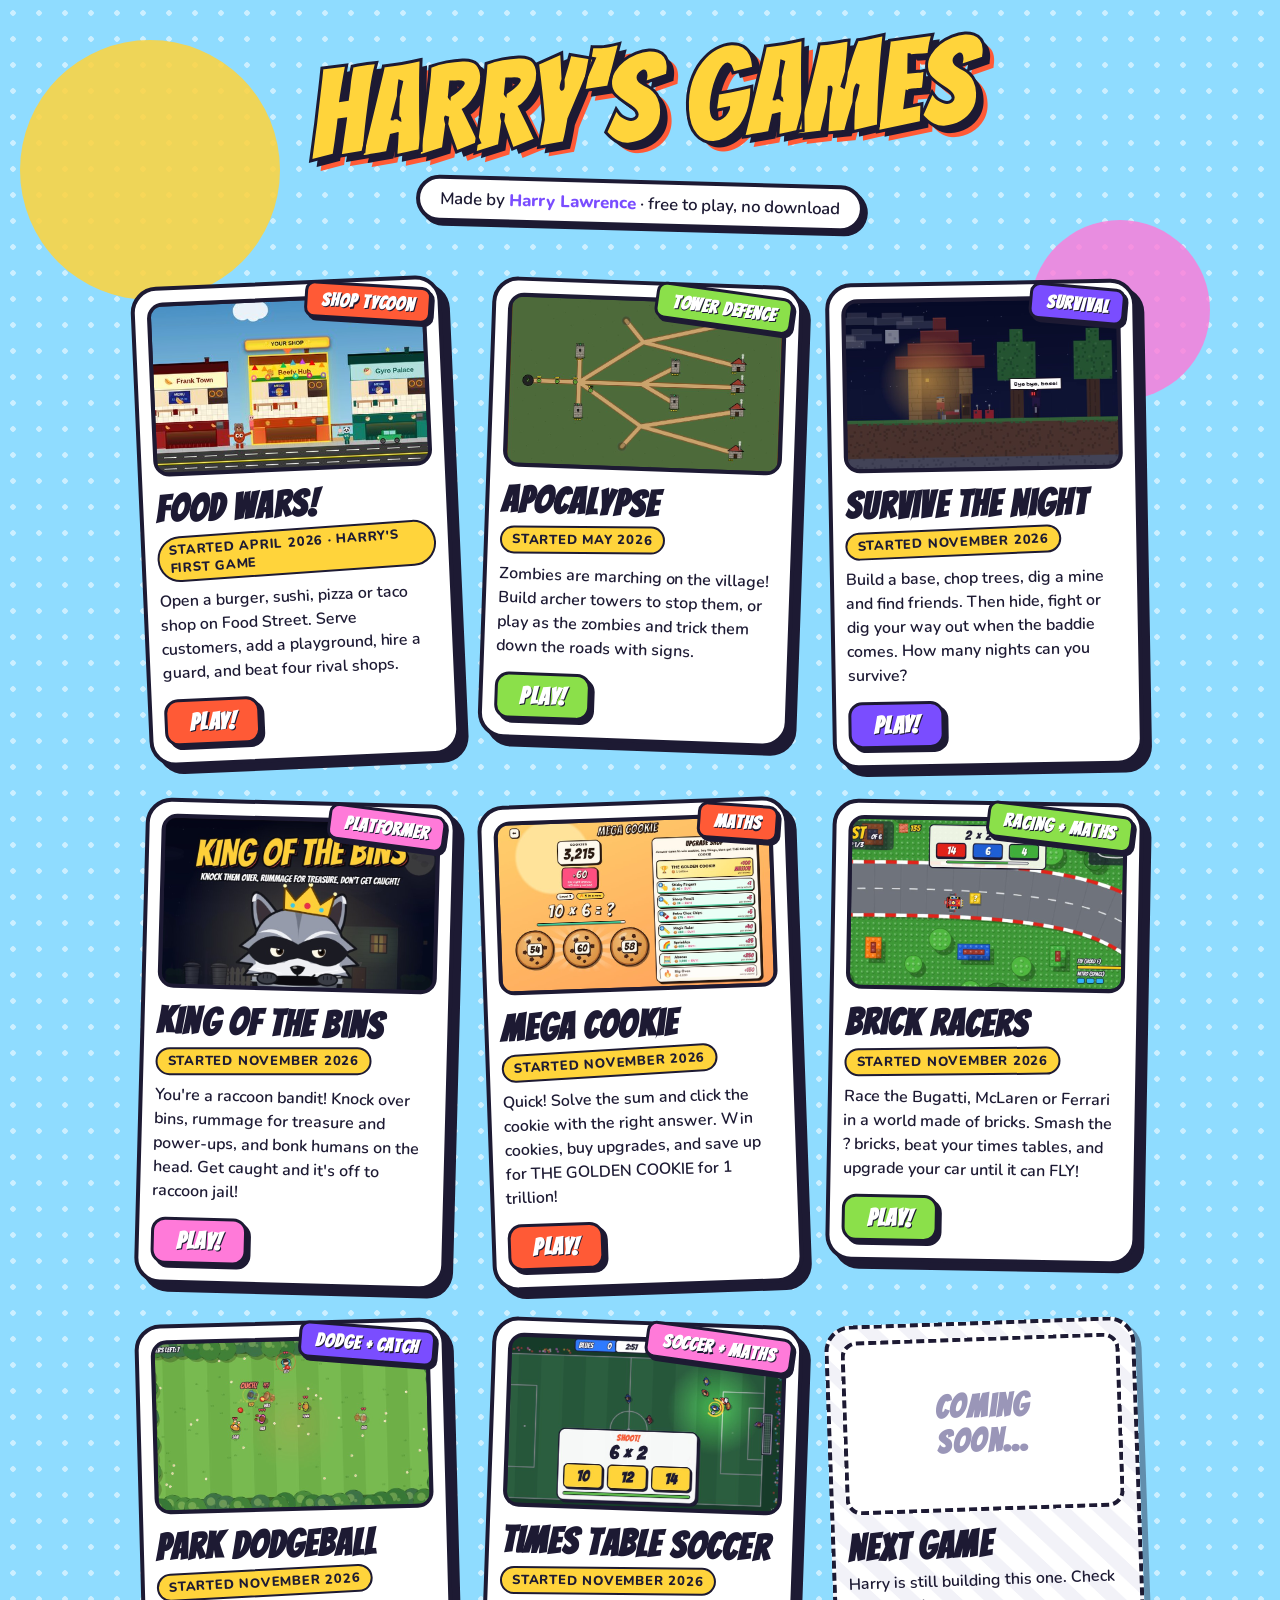
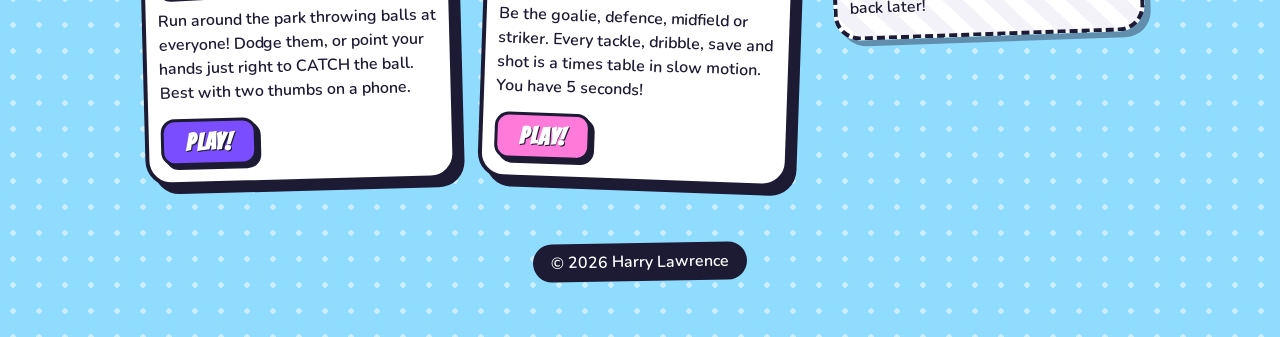
<file: index.html>
<!doctype html>
<html lang="en">
<head>
<meta charset="utf-8">
<meta name="viewport" content="width=device-width,initial-scale=1">
<title>Harry's Games</title>
<link rel="preconnect" href="https://fonts.googleapis.com">
<link rel="stylesheet" href="https://fonts.googleapis.com/css2?family=Bangers&family=Nunito:wght@600;800&display=swap">
<style>
:root{
  --sky:#8fdcff;
  --sky-deep:#4fb9f0;
  --ink:#1d1a33;
  --paper:#ffffff;
  --tomato:#ff5a36;
  --banana:#ffd43b;
  --lime:#8be04a;
  --grape:#7a4dff;
  --bubblegum:#ff7ad9;
  --display:'Bangers',Impact,sans-serif;
  --body:'Nunito',system-ui,sans-serif;
}
*{box-sizing:border-box}
html{color-scheme:light}
body{
  margin:0;color:var(--ink);font-family:var(--body);font-weight:600;
  background:var(--sky);
  background-image:radial-gradient(rgba(255,255,255,.55) 2.5px,transparent 3px);
  background-size:26px 26px;
  padding-inline:16px;padding-block:0 56px;min-height:100vh;overflow-x:hidden;
}
.wrap{max-width:1000px;margin:0 auto;position:relative}

/* floating shapes behind everything */
.blob{position:absolute;border-radius:50%;z-index:0;pointer-events:none}
.blob.a{width:260px;height:260px;background:var(--banana);top:40px;left:-120px;opacity:.85}
.blob.b{width:180px;height:180px;background:var(--bubblegum);top:220px;right:-70px;opacity:.8}
.blob.c{width:120px;height:120px;background:var(--lime);bottom:120px;left:12%;opacity:.8}

header{position:relative;z-index:1;text-align:center;padding-top:44px}
h1{
  font-family:var(--display);font-size:clamp(3.4rem,12vw,7.5rem);line-height:.95;margin:0;
  color:var(--banana);letter-spacing:.02em;text-wrap:balance;
  -webkit-text-stroke:3px var(--ink);
  text-shadow:6px 6px 0 var(--ink),10px 10px 0 var(--tomato);
  transform:rotate(-3deg);display:inline-block;
}
.byline{
  display:inline-block;margin-top:22px;padding:8px 20px;background:var(--paper);border:4px solid var(--ink);border-radius:999px;
  font-size:1.05rem;transform:rotate(1.5deg);box-shadow:4px 4px 0 var(--ink);
}
.byline b{color:var(--grape);font-weight:800}

/* stickers */
.sheet{position:relative;z-index:1;display:grid;grid-template-columns:repeat(auto-fit,minmax(290px,1fr));gap:34px;margin-top:54px;align-items:start}
.stk{
  display:block;text-decoration:none;color:inherit;background:var(--paper);
  padding:12px 12px 16px;border-radius:26px;
  border:4px solid var(--ink);box-shadow:8px 8px 0 var(--ink);
  transition:transform .18s cubic-bezier(.34,1.56,.64,1),box-shadow .18s;
}
.stk:nth-child(1){transform:rotate(-2.5deg);--tag:var(--tomato)}
.stk:nth-child(2){transform:rotate(2deg);--tag:var(--lime)}
.stk:nth-child(3){transform:rotate(-1deg);--tag:var(--grape)}
.stk:nth-child(4){transform:rotate(1.5deg);--tag:var(--bubblegum)}
.stk:nth-child(5){transform:rotate(-2deg);--tag:var(--tomato)}
.stk:nth-child(6){transform:rotate(1deg);--tag:var(--lime)}
.stk:nth-child(7){transform:rotate(-1.5deg);--tag:var(--grape)}
.stk:nth-child(8){transform:rotate(2deg);--tag:var(--bubblegum)}
.stk:nth-child(9){transform:rotate(-2deg);--tag:var(--tomato)}
.stk:hover,.stk:focus-visible{transform:rotate(0) scale(1.04);box-shadow:12px 12px 0 var(--ink);outline:none}
.shot{border-radius:16px;border:4px solid var(--ink);aspect-ratio:16/10;background:var(--ink);position:relative}
.shot img{width:100%;height:100%;object-fit:cover;display:block;border-radius:11px}
.tag{
  position:absolute;top:-14px;right:-10px;background:var(--tag);color:var(--paper);
  font-family:var(--display);font-size:1.15rem;letter-spacing:.05em;padding:6px 14px;
  border:3px solid var(--ink);border-radius:10px;transform:rotate(6deg);box-shadow:3px 3px 0 var(--ink);
  text-shadow:1px 1px 0 var(--ink);
}
.stk h2{font-family:var(--display);font-size:2.3rem;margin:16px 0 4px;letter-spacing:.03em;line-height:1;color:var(--ink)}
.when{display:inline-block;margin:0 0 10px;font-size:.82rem;font-weight:800;letter-spacing:.06em;text-transform:uppercase;color:var(--ink);background:var(--banana);padding:3px 10px;border:2px solid var(--ink);border-radius:999px;transform:rotate(-1.5deg)}
.stk p{margin:0;line-height:1.5;font-size:1rem;max-width:44ch}
.go{
  display:inline-block;margin-top:14px;font-family:var(--display);font-size:1.5rem;letter-spacing:.06em;
  background:var(--tag);color:var(--paper);padding:8px 22px;border:3px solid var(--ink);border-radius:14px;
  box-shadow:4px 4px 0 var(--ink);text-shadow:1px 1px 0 var(--ink);
}
.stk:hover .go{background:var(--banana);color:var(--ink);text-shadow:none}

.stk.soon{background:repeating-linear-gradient(45deg,#fff 0 14px,#f2f2f8 14px 28px);border-style:dashed;box-shadow:6px 6px 0 rgba(29,26,51,.4)}
.stk.soon .shot{display:grid;place-items:center;background:var(--paper);border-style:dashed}
.stk.soon .shot span{font-family:var(--display);font-size:2rem;color:#9a96b8;text-align:center;line-height:1.1;letter-spacing:.05em}

footer{position:relative;z-index:1;text-align:center;margin-top:60px;font-size:1rem}
footer span{display:inline-block;background:var(--ink);color:var(--paper);padding:8px 18px;border-radius:999px;transform:rotate(-1deg)}
@media (prefers-reduced-motion:reduce){.stk{transition:none}}
</style>
</head>
<body>
<div class="wrap">
  <div class="blob a" aria-hidden="true"></div>
  <div class="blob b" aria-hidden="true"></div>
  <div class="blob c" aria-hidden="true"></div>

  <header>
    <h1>Harry's Games</h1>
    <br>
    <div class="byline">Made by <b>Harry Lawrence</b> · free to play, no download</div>
  </header>

  <main class="sheet">
    <a class="stk" href="food_wars2/index.html">
      <div class="shot">
        <img src="assets/food_wars2.jpg" alt="A row of colourful fast-food shops on a busy street">
        <span class="tag">Shop Tycoon</span>
      </div>
      <h2>Food Wars!</h2>
      <span class="when">Started April 2026 · Harry's first game</span>
      <p>Open a burger, sushi, pizza or taco shop on Food Street. Serve customers, add a playground, hire a guard, and beat four rival shops.</p>
      <span class="go">PLAY!</span>
    </a>

    <a class="stk" href="apocalypse/index.html">
      <div class="shot">
        <img src="assets/apocalypse.jpg" alt="Zombies marching along roads toward cottages defended by archer towers">
        <span class="tag">Tower Defence</span>
      </div>
      <h2>Apocalypse</h2>
      <span class="when">Started May 2026</span>
      <p>Zombies are marching on the village! Build archer towers to stop them, or play as the zombies and trick them down the roads with signs.</p>
      <span class="go">PLAY!</span>
    </a>

    <a class="stk" href="survive_the_night/index.html">
      <div class="shot">
        <img src="assets/survive_the_night.jpg" alt="A blocky base at night with two bombs outside the door and a red-eyed baddie waiting">
        <span class="tag">Survival</span>
      </div>
      <h2>Survive the Night</h2>
      <span class="when">Started November 2026</span>
      <p>Build a base, chop trees, dig a mine and find friends. Then hide, fight or dig your way out when the baddie comes. How many nights can you survive?</p>
      <span class="go">PLAY!</span>
    </a>

    <a class="stk" href="king_of_the_bins/index.html">
      <div class="shot">
        <img src="assets/king_of_the_bins.jpg" alt="A sly masked raccoon wearing a crown peeks out of a metal bin at night">
        <span class="tag">Platformer</span>
      </div>
      <h2>King of the Bins</h2>
      <span class="when">Started November 2026</span>
      <p>You're a raccoon bandit! Knock over bins, rummage for treasure and power-ups, and bonk humans on the head. Get caught and it's off to raccoon jail!</p>
      <span class="go">PLAY!</span>
    </a>

    <a class="stk" href="mega_cookie/index.html">
      <div class="shot">
        <img src="assets/mega_cookie.jpg" alt="A maths sum above three answer cookies, next to an upgrade shop">
        <span class="tag">Maths</span>
      </div>
      <h2>Mega Cookie</h2>
      <span class="when">Started November 2026</span>
      <p>Quick! Solve the sum and click the cookie with the right answer. Win cookies, buy upgrades, and save up for THE GOLDEN COOKIE for 1 trillion!</p>
      <span class="go">PLAY!</span>
    </a>

    <a class="stk" href="brick_racers/index.html">
      <div class="shot">
        <img src="assets/brick_racers.jpg" alt="A red brick-built racing car speeding along a track past a times-table question">
        <span class="tag">Racing + Maths</span>
      </div>
      <h2>Brick Racers</h2>
      <span class="when">Started November 2026</span>
      <p>Race the Bugatti, McLaren or Ferrari in a world made of bricks. Smash the ? bricks, beat your times tables, and upgrade your car until it can FLY!</p>
      <span class="go">PLAY!</span>
    </a>

    <a class="stk" href="park_dodgeball/index.html">
      <div class="shot">
        <img src="assets/park_dodgeball.jpg" alt="Kids seen from above throwing red balls at each other on a park field ringed with trees">
        <span class="tag">Dodge + Catch</span>
      </div>
      <h2>Park Dodgeball</h2>
      <span class="when">Started November 2026</span>
      <p>Run around the park throwing balls at everyone! Dodge them, or point your hands just right to CATCH the ball. Best with two thumbs on a phone.</p>
      <span class="go">PLAY!</span>
    </a>

    <a class="stk" href="times_table_soccer/index.html">
      <div class="shot">
        <img src="assets/times_table_soccer.jpg" alt="A soccer pitch seen from above with a times-table question popping up as a player shoots">
        <span class="tag">Soccer + Maths</span>
      </div>
      <h2>Times Table Soccer</h2>
      <span class="when">Started November 2026</span>
      <p>Be the goalie, defence, midfield or striker. Every tackle, dribble, save and shot is a times table in slow motion. You have 5 seconds!</p>
      <span class="go">PLAY!</span>
    </a>

    <div class="stk soon" aria-label="Next game coming soon">
      <div class="shot"><span>Coming<br>Soon…</span></div>
      <h2>Next game</h2>
      <p>Harry is still building this one. Check back later!</p>
    </div>
  </main>

  <footer><span>© 2026 Harry Lawrence</span></footer>
</div>
</body>
</html>
</file>
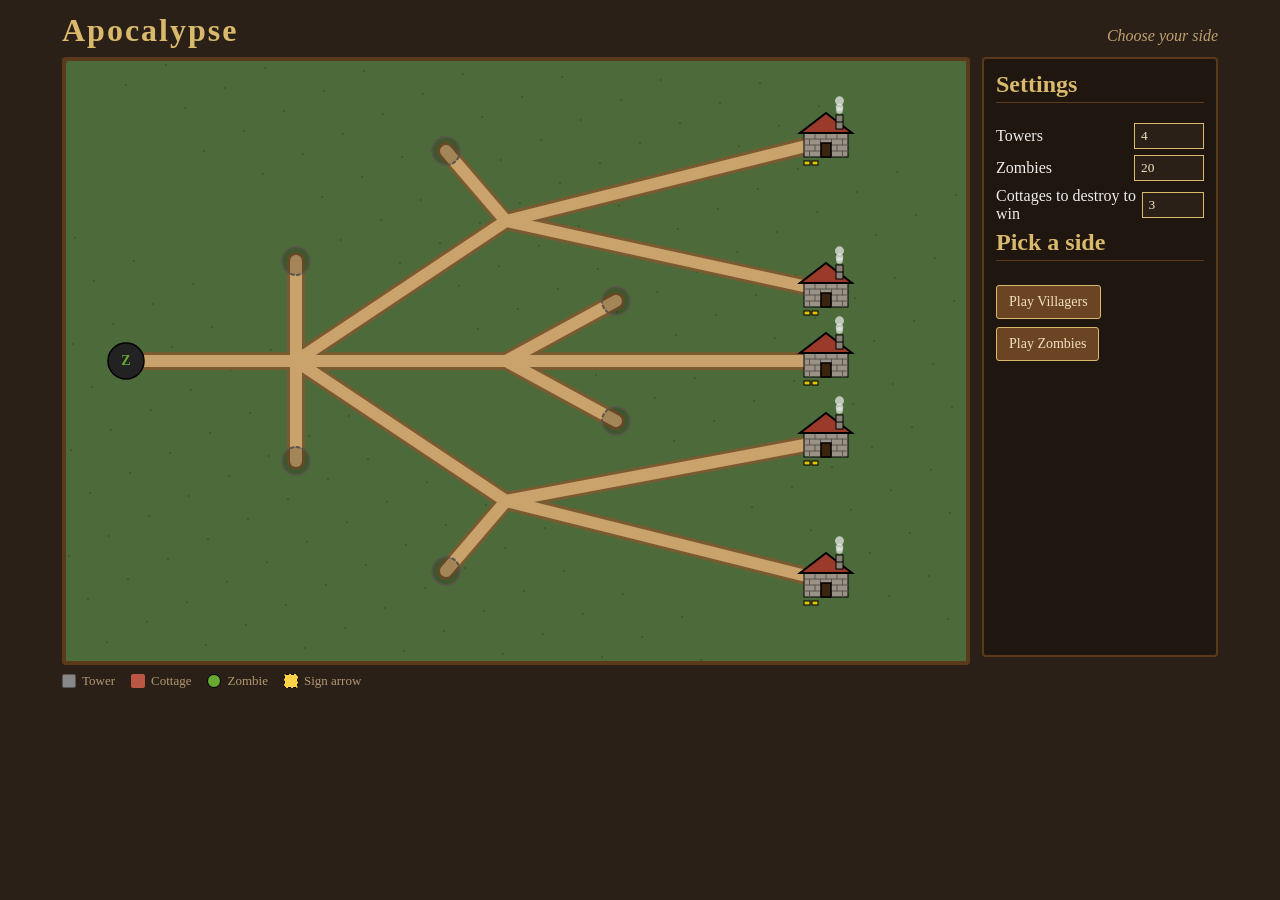
<file: apocalypse/index.html>
<!doctype html>
<html lang="en">
<head>
<meta charset="utf-8" />
<title>Apocalypse — Medieval Tower Defence</title>
<link rel="stylesheet" href="style.css" />
</head>
<body>
<div id="app">
  <header>
    <h1>Apocalypse</h1>
    <div id="status">Choose your side</div>
  </header>
  <main>
    <canvas id="board" width="900" height="600"></canvas>
    <aside id="panel">
      <section id="sideSelect">
        <h2>Settings</h2>
        <div class="setting">
          <label for="cfgTowers">Towers</label>
          <input id="cfgTowers" type="number" min="1" max="6" value="4">
        </div>
        <div class="setting">
          <label for="cfgZombies">Zombies</label>
          <input id="cfgZombies" type="number" min="5" max="100" value="20">
        </div>
        <div class="setting">
          <label for="cfgCottagesWin">Cottages to destroy to win</label>
          <input id="cfgCottagesWin" type="number" min="1" max="5" value="3">
        </div>
        <h2>Pick a side</h2>
        <button data-side="villager">Play Villagers</button>
        <button data-side="zombie">Play Zombies</button>
      </section>
      <section id="setupVillager" hidden>
        <h2>Place archer towers</h2>
        <p class="hint">Click highlighted spots near the roads. The zombie player has placed signs already.</p>
        <p>Towers left: <span id="towersLeft"></span></p>
        <button id="startBattleV">Start battle</button>
      </section>
      <section id="setupZombie" hidden>
        <h2>Place direction signs</h2>
        <p class="hint">Click a dashed arrow at a junction to add it; click again to remove. Pick more than one and zombies split randomly between them. No signs at a junction = full random. No limit on signs.</p>
        <button id="startBattleZ">Start battle</button>
      </section>
      <section id="battleInfo" hidden>
        <h2>Battle</h2>
        <p>Zombies remaining: <span id="zRemaining"></span></p>
        <p>Zombies killed: <span id="zKilled"></span></p>
        <p>Cottages standing: <span id="cAlive"></span></p>
        <p>Cottages destroyed: <span id="cDead"></span></p>
        <p id="zombieLiveControls" hidden>
          <span class="hint">You can still re-route mid-battle by clicking arrows.</span>
        </p>
        <div class="speed-control">
          <span>Speed:</span>
          <button id="speedDown" aria-label="Slower">−</button>
          <span id="speedDisplay">1×</span>
          <button id="speedUp" aria-label="Faster">+</button>
        </div>
      </section>
      <section id="endInfo" hidden>
        <h2 id="endTitle"></h2>
        <p id="endText"></p>
        <button id="restartBtn">Play again</button>
      </section>
    </aside>
  </main>
  <footer>
    <span class="legend"><span class="swatch tower"></span> Tower</span>
    <span class="legend"><span class="swatch cottage"></span> Cottage</span>
    <span class="legend"><span class="swatch zombie"></span> Zombie</span>
    <span class="legend"><span class="swatch sign"></span> Sign arrow</span>
  </footer>
</div>
<script src="game.js"></script>
</body>
</html>
</file>
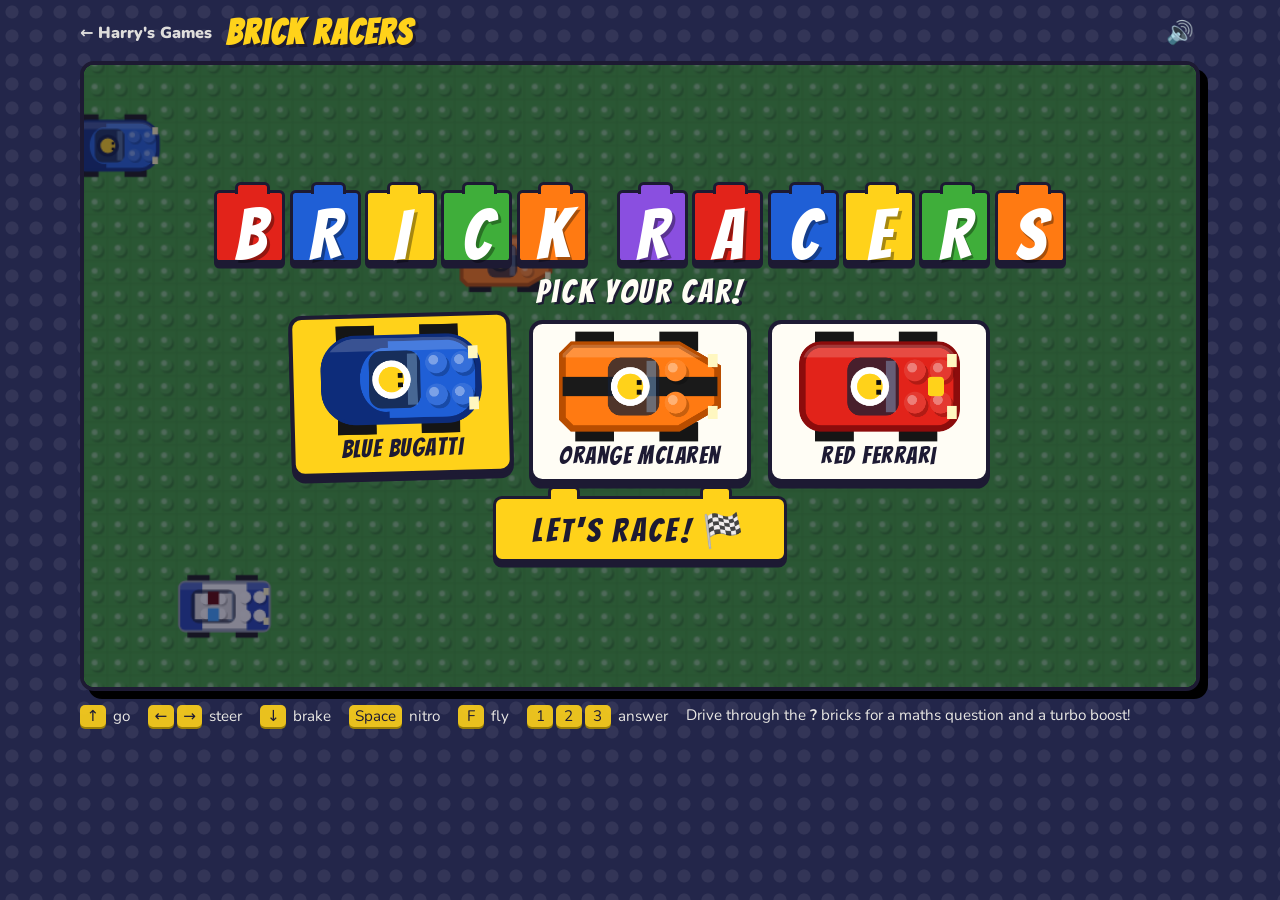
<file: brick_racers/index.html>
<!doctype html>
<html lang="en">
<head>
<meta charset="utf-8">
<meta name="viewport" content="width=device-width,initial-scale=1,viewport-fit=cover">
<title>Brick Racers</title>
<link rel="preconnect" href="https://fonts.googleapis.com">
<link rel="stylesheet" href="https://fonts.googleapis.com/css2?family=Bangers&family=Nunito:wght@700;900&display=swap">
<link rel="stylesheet" href="style.css?v=3">
<meta name="description" content="Race brick-built cars, win bricks in the times-table pit stop, and bolt on upgrades until your car can fly! A game by Harry.">
<meta name="theme-color" content="#1d1a33">
</head>
<body>
<div id="app">
  <header>
    <a href="../index.html" class="back">← Harry's Games</a>
    <h1>Brick Racers</h1>
    <button id="mute" title="Sound on/off (M)">🔊</button>
  </header>

  <div id="stage">
    <canvas id="cv"></canvas>

    <!-- maths question during the race (slow motion while it's up) -->
    <div id="qPanel" hidden>
      <div class="qq"></div>
      <div class="qopts"><button data-i="0"></button><button data-i="1"></button><button data-i="2"></button></div>
      <div class="qbar"><i></i></div>
    </div>

    <div id="titleUI" class="ui">
      <div class="titleBox">
        <div class="logo" aria-label="Brick Racers"></div>
        <p class="pickMsg">Pick your car!</p>
        <div id="carPick"></div>
        <button id="goBtn" class="big">LET'S RACE! 🏁</button>
        <div><button id="resetBtn" hidden>🗑️ Start again from zero</button></div>
      </div>
    </div>

    <div id="resultUI" class="ui" hidden>
      <div class="card">
        <h2 id="resTitle"></h2>
        <ol id="resList"></ol>
        <div id="resBricks"></div>
        <button id="pitBtn" class="big">PIT STOP MATHS! 🔧</button>
      </div>
    </div>

    <div id="pitUI" class="ui" hidden>
      <div class="card pit">
        <div class="pitTop"><span>🔧 PIT STOP</span><span id="pitNum"></span><span id="pitStreak"></span></div>
        <div id="pitBody">
          <div class="pq"></div>
          <div class="popts"><button data-i="0"></button><button data-i="1"></button><button data-i="2"></button></div>
          <div class="pbar"><i></i></div>
          <div class="pfb"></div>
        </div>
        <div id="pitDone" hidden>
          <div class="pdTitle"></div>
          <button id="garBtn" class="big">TO THE GARAGE! 🛠️</button>
        </div>
      </div>
    </div>

    <div id="garageUI" class="ui" hidden>
      <div class="gTop">
        <div class="gBricks">🧱 <b id="gBricks">0</b></div>
        <div id="gCars"></div>
        <div class="gNext"><small>Next race</small><b id="gTrack"></b></div>
        <button id="raceBtn" class="big">RACE! 🏁</button>
      </div>
      <div class="gMain">
        <div class="gLeft">
          <canvas id="gCar" width="520" height="220"></canvas>
          <div id="shop"></div>
        </div>
        <div class="gRight">
          <h3>Times Table Grid</h3>
          <div id="grid"></div>
          <p class="gKey"><span class="k b1"></span>getting it <span class="k gold">⭐</span>learned! Fill a row = <b>+100 🧱</b></p>
        </div>
      </div>
    </div>

    <div id="toasts"></div>

    <div id="mbar">
      <a href="../index.html">← Games</a>
      <button id="fsBtn">Full screen</button>
    </div>

    <div id="touch" aria-hidden="true">
      <div id="joyZone"><div id="joyBase"><div id="joyKnob"></div></div></div>
      <div class="btns">
        <button data-k="fly" class="fly">✈️<small>FLY</small></button>
        <button data-k="nitro" class="nitro">💨<small>NITRO</small></button>
      </div>
    </div>
  </div>

  <div id="rotate">
    <div class="phone">📱</div>
    <p>Turn your phone sideways to play!</p>
    <button id="rotateFs" class="big">Full screen</button>
    <button id="anyway" class="anyway">Play this way anyway</button>
  </div>

  <div id="help">
    <span><kbd>↑</kbd> go</span>
    <span><kbd>←</kbd><kbd>→</kbd> steer</span>
    <span><kbd>↓</kbd> brake</span>
    <span><kbd>Space</kbd> nitro</span>
    <span><kbd>F</kbd> fly</span>
    <span><kbd>1</kbd><kbd>2</kbd><kbd>3</kbd> answer</span>
    <span>Drive through the <b>?</b> bricks for a maths question and a turbo boost!</span>
  </div>
</div>
<script src="game.js?v=3"></script>
</body>
</html>
</file>
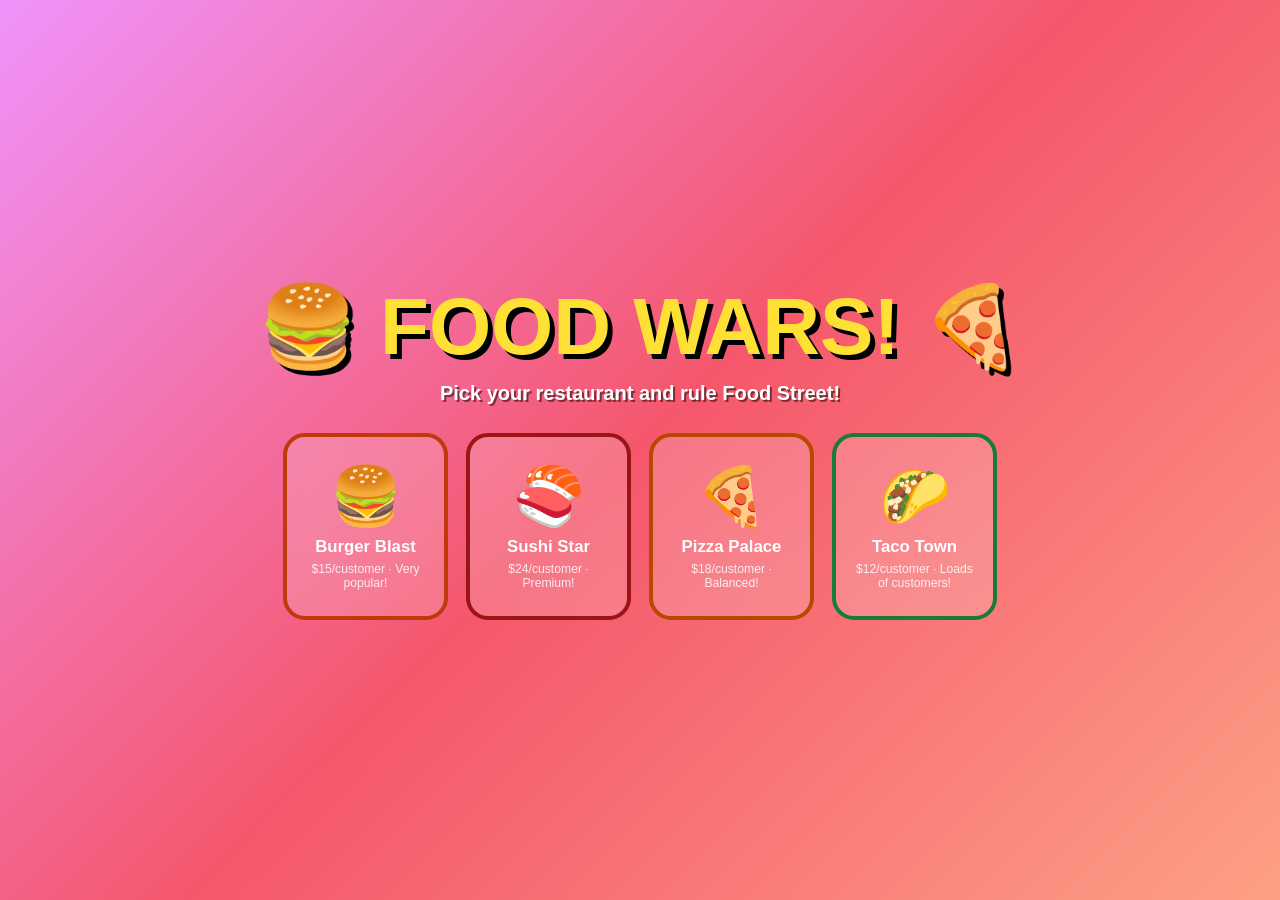
<file: food_wars2/index.html>
<!DOCTYPE html>
<html lang="en">
<head>
<meta charset="UTF-8">
<meta name="viewport" content="width=device-width,initial-scale=1">
<title>Food Wars!</title>
<style>
*,*::before,*::after{box-sizing:border-box;margin:0;padding:0}
body{font-family:'Arial Rounded MT Bold',Arial,sans-serif;font-weight:bold;background:#0d1117;color:#fff;height:100vh;overflow:hidden;user-select:none;-webkit-user-select:none}

/* ── START ── */
#start{position:fixed;inset:0;z-index:1000;display:flex;flex-direction:column;align-items:center;justify-content:center;background:linear-gradient(135deg,#f093fb 0%,#f5576c 50%,#fda085 100%);padding:20px}
.s-title{font-size:clamp(2.5rem,8vw,5rem);color:#FFE135;text-shadow:5px 5px 0 #000;animation:sBounce .8s ease infinite alternate;margin-bottom:8px}
@keyframes sBounce{to{transform:translateY(-14px) rotate(1deg)}}
.s-sub{font-size:1.25rem;text-shadow:2px 2px 0 rgba(0,0,0,.5);margin-bottom:28px}
.s-cards{display:flex;gap:18px;flex-wrap:wrap;justify-content:center}
.s-card{background:rgba(255,255,255,.18);border:4px solid rgba(255,255,255,.4);border-radius:22px;padding:26px 20px;text-align:center;cursor:pointer;transition:transform .18s,background .18s;width:165px;backdrop-filter:blur(8px)}
.s-card:hover{transform:scale(1.12) rotate(-2deg);background:rgba(255,255,255,.38)}
.s-card .em{font-size:3.6rem;display:block;margin-bottom:7px}
.s-card .cn{font-size:1.05rem}
.s-card .cd{font-size:.76rem;font-weight:normal;color:rgba(255,255,255,.85);margin-top:5px}

/* ── GAME LAYOUT ── */
#game{display:flex;flex-direction:column;height:100vh}
#hdr{background:linear-gradient(90deg,#0d1f3c,#0f3460,#0d1f3c);height:54px;padding:0 14px;display:flex;align-items:center;justify-content:space-between;gap:10px;border-bottom:3px solid #FFE135;flex-shrink:0}
.h-name{font-size:1.25rem;color:#FFE135;text-shadow:2px 2px 0 #000;white-space:nowrap}
.h-money{font-size:1.45rem;color:#2ECC71;text-shadow:1px 1px 0 #000;background:rgba(0,0,0,.4);padding:3px 14px;border-radius:20px;border:2px solid #2ECC71;white-space:nowrap}
.h-info{font-size:.8rem;color:#A8DADC;text-align:right;line-height:1.5;white-space:nowrap}
#cv{display:block;flex-shrink:0}
#btm{display:flex;flex:1;min-height:0;overflow:hidden}
.pnl{padding:9px 10px;overflow-y:auto;border-top:2px solid rgba(255,255,255,.07)}
#pL{width:200px;flex-shrink:0;background:#161b27;border-right:2px solid rgba(255,255,255,.07)}
#pC{flex:1;background:#0e2138;border-right:2px solid rgba(255,255,255,.07)}
#pC #upgrades{display:block}
#pC .upg-row{display:flex;gap:4px;margin-bottom:3px}
#pC .upg-row>.upg-btn{flex:1;min-width:0;width:auto;padding:4px 6px;font-size:.72rem;gap:4px;margin-bottom:0}
#pC .upg-spacer{flex:1}
#pC #upgrades>.upg-cat{margin-top:5px;margin-bottom:1px}
#pC #upgrades>.upg-done{font-size:.72rem;margin-bottom:1px}
#pC #upgrades>.upg-btn .upg-icon{font-size:.9rem}
#pC #upgrades>.upg-btn .upg-name{font-size:.7rem}
#pC #upgrades>.upg-btn .upg-desc{font-size:.6rem;opacity:.75}
#pC #upgrades>.upg-btn .upg-cost{font-size:.7rem}
#pC #upgrades>.upg-btn .lvl-bar{gap:1px;margin-top:2px}
#pC #upgrades>.upg-btn .lvl-pip{width:5px;height:3px}
#pR{width:195px;flex-shrink:0;background:#161b27}
.pnl h3{color:#FFE135;font-size:.82rem;margin-bottom:4px;padding-bottom:3px;border-bottom:2px solid rgba(255,220,0,.22)}
#pC h3{margin-top:2px}
.sr{display:flex;justify-content:space-between;font-size:.8rem;margin-bottom:4px;color:#bbb}
.sr .v{color:#fff}
.dot{display:inline-block;width:8px;height:8px;border-radius:50%;margin-right:4px}
.ok{background:#2ECC71}.warn{background:#F39C12}.bad{background:#E74C3C;animation:blink .5s infinite alternate}
@keyframes blink{to{opacity:.2}}
.rbar{margin-bottom:6px}.rn{font-size:.76rem;color:#aaa;margin-bottom:2px}
.rp{height:7px;background:rgba(255,255,255,.08);border-radius:4px;overflow:hidden}
.rf{height:100%;border-radius:4px;transition:width .5s}
.ev{border-radius:9px;padding:7px 10px;margin-bottom:7px;font-size:.8rem;border:2px solid}
.ev-d{background:rgba(231,76,60,.12);border-color:rgba(231,76,60,.45)}
.fix-btn{margin-top:5px;padding:4px 12px;border:none;border-radius:7px;background:#E74C3C;color:#fff;cursor:pointer;font-weight:bold;font-family:inherit}
.fix-btn:hover{background:#c0392b}
#news{background:rgba(255,230,0,.07);border:1px solid rgba(255,230,0,.22);border-radius:8px;padding:6px 10px;font-size:.78rem;color:#FFE135;margin-bottom:8px;min-height:26px}
#tip{font-size:.76rem;color:#7a8fa0;font-weight:normal}

/* ── UPGRADE PANEL ── */
.upg-cat{font-size:.7rem;color:rgba(255,220,0,.7);margin:8px 0 3px;letter-spacing:.05em;text-transform:uppercase}
.upg-done{font-size:.76rem;color:#2ECC71;margin-bottom:3px}
.upg-btn{display:flex;align-items:center;gap:7px;width:100%;padding:7px 9px;border:none;border-radius:9px;cursor:pointer;font-family:inherit;font-weight:bold;font-size:.8rem;margin-bottom:5px;transition:transform .12s,filter .12s;text-align:left}
.upg-btn:hover{transform:translateX(3px);filter:brightness(1.12)}
.upg-icon{font-size:1.1rem;flex-shrink:0}
.upg-info{flex:1}
.upg-name{display:block}
.upg-desc{display:block;font-weight:normal;font-size:.74rem;opacity:.8}
.upg-cost{flex-shrink:0;font-size:.82rem}
.upg-afford{background:#1E8449;color:#fff}
.upg-noafford{background:#252525;color:#666;cursor:default}
.upg-noafford:hover{transform:none;filter:none}
.upg-fix{background:#8B3A00!important;color:#FFD!important}
.lvl-bar{display:flex;gap:2px;margin-top:2px}
.lvl-pip{width:8px;height:5px;border-radius:2px;background:rgba(255,255,255,.15)}
.lvl-pip.on{background:#FFE135}

/* ── TOASTS / BADGE ── */
#toasts{position:fixed;top:62px;right:14px;z-index:500;display:flex;flex-direction:column;gap:6px;pointer-events:none;max-width:300px}
.toast{background:rgba(8,8,24,.93);color:#fff;padding:9px 15px;border-radius:18px;font-size:.9rem;animation:tIn .28s ease,tOut .28s ease 2.7s forwards;border:2px solid rgba(255,255,255,.18)}
@keyframes tIn{from{opacity:0;transform:translateX(60px)}}
@keyframes tOut{to{opacity:0;transform:translateX(60px)}}
#badge{position:fixed;top:50%;left:50%;transform:translate(-50%,-50%) scale(0);background:linear-gradient(135deg,#FFE135,#FF6B35);color:#000;font-size:1.5rem;padding:24px 42px;border-radius:22px;text-align:center;z-index:600;pointer-events:none;box-shadow:0 0 60px rgba(255,225,53,.55);transition:transform .38s cubic-bezier(.34,1.56,.64,1);white-space:pre-line}
#badge.on{transform:translate(-50%,-50%) scale(1)}
.pnl::-webkit-scrollbar{width:4px}
.pnl::-webkit-scrollbar-thumb{background:rgba(255,255,255,.18);border-radius:2px}
#restartBtn{background:rgba(255,255,255,.07);border:2px solid rgba(255,255,255,.15);color:rgba(255,255,255,.35);padding:3px 10px;border-radius:12px;cursor:pointer;font-size:.8rem;font-family:inherit;font-weight:bold;transition:all .25s;flex-shrink:0}
#restartBtn:hover{background:rgba(231,76,60,.45);border-color:#E74C3C;color:#fff}
#pauseBtn{background:rgba(255,255,255,.12);border:2px solid rgba(255,255,255,.3);color:#fff;padding:3px 12px;border-radius:12px;cursor:pointer;font-size:.82rem;font-family:inherit;font-weight:bold;transition:all .2s;flex-shrink:0}
#pauseBtn:hover{background:rgba(255,220,80,.3);border-color:#FFD700}
#pauseBtn.paused{background:rgba(255,220,80,.35);border-color:#FFD700;color:#FFD700}
#insideBtn{background:rgba(255,255,255,.12);border:2px solid rgba(255,255,255,.3);color:#fff;padding:3px 12px;border-radius:12px;cursor:pointer;font-size:.82rem;font-family:inherit;font-weight:bold;transition:all .2s;flex-shrink:0}
#insideBtn:hover{background:rgba(100,200,255,.3);border-color:#7FDBFF}
#insideBtn.active{background:rgba(255,200,50,.25);border-color:#FFE135;color:#FFE135}
#upstairsBtn{background:rgba(255,255,255,.07);border:2px solid rgba(255,255,255,.2);color:rgba(255,255,255,.4);padding:3px 10px;border-radius:12px;cursor:pointer;font-size:.82rem;font-family:inherit;font-weight:bold;transition:all .2s;flex-shrink:0}
#upstairsBtn.enabled{background:rgba(255,255,255,.12);border-color:rgba(255,255,255,.3);color:#fff}
#upstairsBtn.enabled:hover{background:rgba(180,130,255,.3);border-color:#B088FF}
#upstairsBtn.active{background:rgba(160,100,255,.35);border-color:#B088FF;color:#D0AAFF}
.story2-badge{font-size:.65rem;background:#9B59B6;color:#fff;border-radius:5px;padding:1px 5px;margin-left:5px;vertical-align:middle}
.upg-locked{background:#16182a;color:#444;cursor:default;border:1px dashed #333}
.upg-locked:hover{transform:none;filter:none}
</style>
</head>
<body>

<div id="start">
  <div class="s-title">🍔 FOOD WARS! 🍕</div>
  <div class="s-sub">Pick your restaurant and rule Food Street!</div>
  <div class="s-cards" id="scards"></div>
</div>

<div id="game" style="display:none">
  <div id="hdr">
    <div class="h-name" id="hname">🍔 Food Wars!</div>
    <div class="h-money">💰 $<span id="hmoney">0</span></div>
    <div class="h-info">+$<span id="hrate">0.00</span>/sec<br>Served: <span id="hserved">0</span></div>
    <button id="insideBtn">📷 Inside</button>
    <button id="upstairsBtn" title="View 2nd Floor (requires 2-story building)">⬆️ Upstairs</button>
    <button id="pauseBtn" title="Pause / Resume">⏸ Pause</button>
    <button id="restartBtn" title="Restart Game (hold to confirm)">↺ Restart</button>
  </div>
  <canvas id="cv"></canvas>
  <div id="btm">
    <div id="pL" class="pnl">
      <h3>📊 Your Shop</h3>
      <div class="sr"><span>Appeal:</span><span class="v" id="sAppeal">--</span></div>
      <div class="sr"><span>$/sec:</span><span class="v" id="sRate">--</span></div>
      <div class="sr"><span>Workers:</span><span class="v" id="sWorkers">1/5</span></div>
      <div class="sr"><span>Robots:</span><span class="v" id="sRobots">0/3</span></div>
      <div class="sr"><span>Cleaners:</span><span class="v" id="sCleaners">0/3</span></div>
      <div class="sr"><span>Reputation:</span><span class="v"><span id="sRep">100</span>%</span></div>
      <div class="sr"><span>Fridge:</span><span class="v"><span class="dot warn" id="dFridge"></span><span id="tFridge">Standard</span></span></div>
      <div class="sr"><span>Security:</span><span class="v"><span class="dot bad" id="dSec"></span><span id="tSec">None</span></span></div>
      <div class="sr"><span>Mascot:</span><span class="v" id="tMascot">None</span></div>
      <div class="sr"><span>Hired:</span><span class="v" id="tStolen">None</span></div>
      <div class="sr"><span>Barf:</span><span class="v" id="sBarf">Clean 👍</span></div>
      <h3 style="margin-top:12px">🏆 Rivals</h3>
      <div id="rivals"></div>
      <div class="rbar" style="margin-top:6px">
        <div class="rn">⭐ Your appeal</div>
        <div class="rp"><div class="rf" id="yourBar" style="background:#FFE135;width:0%"></div></div>
      </div>
    </div>
    <div id="pC" class="pnl">
      <h3>🛒 Upgrades</h3>
      <div id="upgrades"></div>
    </div>
    <div id="pR" class="pnl">
      <h3>📰 News</h3>
      <div id="news">Welcome to Food Street! Good luck! 🎉</div>
      <h3 style="margin-top:10px">⚡ Events</h3>
      <div id="evs"><div style="color:#444;font-size:.78rem">All quiet on Food Street...</div></div>
      <h3 style="margin-top:10px">💡 Tip</h3>
      <div id="tip">Upgrade each category to Level 5 for maximum appeal!</div>
    </div>
  </div>
</div>

<div id="toasts"></div>
<div id="badge"></div>

<script>
'use strict';

/* ══ AUDIO ══ */
let _ac=null;
function ac(){return _ac||(_ac=new(window.AudioContext||window.webkitAudioContext)())}
function beep(f1,f2,dur,vol=.07){try{const a=ac(),o=a.createOscillator(),g=a.createGain();o.connect(g);g.connect(a.destination);o.type='sine';o.frequency.value=f1;if(f2)o.frequency.setValueAtTime(f2,a.currentTime+dur*.4);g.gain.setValueAtTime(vol,a.currentTime);g.gain.exponentialRampToValueAtTime(.001,a.currentTime+dur);o.start();o.stop(a.currentTime+dur)}catch(e){}}
const sfxCash=()=>beep(880,1320,.3);
const sfxUpg=()=>{beep(440,880,.22);setTimeout(()=>beep(660,1100,.22),110)};
const sfxAlert=()=>beep(260,180,.4,.1);

/* ══ SHOP TYPES ══ */
const TYPES={
  burger:{emoji:'🍔',name:'Burger Blast',color:'#C0390A',wall:'#E85A2A',roof:'#7A1E04',signBg:'#FFE135',signFg:'#7A1E04',income:15,appeal:45,desc:'$15/customer · Very popular!'},
  sushi: {emoji:'🍣',name:'Sushi Star',  color:'#9A1515',wall:'#C0392B',roof:'#5E0808',signBg:'#A8DADC',signFg:'#5E0808',income:24,appeal:37,desc:'$24/customer · Premium!'},
  pizza: {emoji:'🍕',name:'Pizza Palace',color:'#B74800',wall:'#E06000',roof:'#7B2E00',signBg:'#264653',signFg:'#F0A000',income:18,appeal:41,desc:'$18/customer · Balanced!'},
  taco:  {emoji:'🌮',name:'Taco Town',   color:'#1A7A3A',wall:'#25A855',roof:'#0E4A22',signBg:'#F7B731',signFg:'#0E4A22',income:12,appeal:51,desc:'$12/customer · Loads of customers!'},
};
const RIVALS=[
  {emoji:'🍟',name:'Fry Fiesta',   color:'#9A6500',wall:'#D08A00',roof:'#6A4000',signBg:'#FFFDE7',signFg:'#6A4000',startAppeal:31},
  {emoji:'🌭',name:'Dog House',    color:'#7A1010',wall:'#A02020',roof:'#4A0808',signBg:'#FFF9C4',signFg:'#7A1010',startAppeal:27},
  {emoji:'🥙',name:'Wrap Zone',    color:'#0A5A4A',wall:'#12806A',roof:'#063A30',signBg:'#B2DFDB',signFg:'#0A5A4A',startAppeal:29},
  {emoji:'🍕',name:'Pizza Pals',   color:'#8A2010',wall:'#B83020',roof:'#5C0E06',signBg:'#FFF3E0',signFg:'#8A2010',startAppeal:34},
];
const PERSON_COLORS=['#FF6B6B','#4ECDC4','#45B7D1','#96CEB4','#DDA0DD','#F7DC6F','#BB8FCE','#82E0AA','#F1948A','#85C1E9','#F8C471','#76D7C4'];
const NEWS=['🌟 Food Street sees record customer numbers!','🚗 New parking brings more visitors!','🌡️ Health inspector top marks for Food Street!','📈 Food apps boost local restaurants!','🏆 Best Restaurant award coming soon!','🚌 New bus route brings more customers!','📺 Food Street on local TV news!','🎈 Kids love the playgrounds here!','👨‍🍳 Celebrity chef spotted on Food Street!','☀️ Great weather brings crowds out!','🌧️ Rainy weather drives more customers to drive-throughs!','🚗 Car accident on Food Street — check your shop for damage!','🌍 Minor tremors felt across Food Street today!'];
const TIPS=['Upgrade each category to Level 5 for maximum appeal!','Hire cleaners to mop up sick barf — it kills your rep!','A better fridge means fewer sick customers!','Level 5 playground brings floods of kids and families!','More workers = faster service = more income!','Watch out — rivals keep upgrading over time!','Robot workers earn 3× more than humans!','Security Level 5 stops almost every robber!','A Level 5 mascot makes your shop FAMOUS!','Disasters can damage your upgrades! Repair them cheap — less than rebuilding!','Rain means fewer walkers but drive-through gets busier — great time to sell!','Some customers have allergies — even a perfect fridge can\'t prevent every upset!'];

/* ══ UPGRADES — 10 levels each; levels 6-10 require 2nd floor ══ */
const UPG={
  sg:{label:'Sign',icon:'🪧',
    levels:[
      {name:'Basic Sign',       appeal:3,  cost:30},
      {name:'LED Board',        appeal:6,  cost:60},
      {name:'Mega Banner',      appeal:9,  cost:100},
      {name:'Video Display',    appeal:13, cost:150},
      {name:'Giant Billboard',  appeal:18, cost:210},
      {name:'Hologram Sign',    appeal:24, cost:300, req2s:true},
      {name:'Digital Tower',    appeal:31, cost:420, req2s:true},
      {name:'Sky Banner',       appeal:40, cost:560, req2s:true},
      {name:'Animated Wall',    appeal:50, cost:720, req2s:true},
      {name:'Legendary Marquee',appeal:63, cost:920, req2s:true},
    ]},
  deco:{label:'Decor',icon:'🎨',
    levels:[
      {name:'Fun Flags',        appeal:3,  cost:30},
      {name:'Flower Boxes',     appeal:6,  cost:65},
      {name:'Party Decor',      appeal:9,  cost:105},
      {name:'Carnival Style',   appeal:13, cost:158},
      {name:'Dream Theme',      appeal:18, cost:220},
      {name:'Neon Paradise',    appeal:25, cost:310, req2s:true},
      {name:'Festival Lights',  appeal:33, cost:425, req2s:true},
      {name:'Grand Parade',     appeal:42, cost:560, req2s:true},
      {name:'Wonderland',       appeal:53, cost:720, req2s:true},
      {name:'Ultimate Fiesta',  appeal:67, cost:920, req2s:true},
    ]},
  pg:{label:'Playground',icon:'🛝',
    levels:[
      {name:'Swing Set',        appeal:5,  cost:75, dl:1},
      {name:'Slide & Swings',   appeal:9,  cost:125,dl:1},
      {name:'Castle Playset',   appeal:12, cost:185,dl:2},
      {name:'Adventure Camp',   appeal:16, cost:255,dl:2},
      {name:'Mini Theme Park',  appeal:21, cost:340,dl:3},
      {name:'Splash Zone',      appeal:28, cost:460,dl:3, req2s:true},
      {name:'Go-Kart Track',    appeal:36, cost:600,dl:3, req2s:true},
      {name:'Roller Coaster',   appeal:46, cost:780,dl:3, req2s:true},
      {name:'Mega Fun World',   appeal:58, cost:1000,dl:3,req2s:true},
      {name:'Epic Wonder Park', appeal:72, cost:1300,dl:3,req2s:true},
    ]},
  mascot:{label:'Mascot',icon:'🎭',
    emojis:['🐻','🦊','🦁','🐸','🦄','🐉','🦋','🦅','🦩','🦜'],
    levels:[
      {name:'Bear Buddy',       appeal:4,  cost:60, dl:1},
      {name:'Foxy Friend',      appeal:7,  cost:100,dl:1},
      {name:'Leo the Lion',     appeal:10, cost:150,dl:2},
      {name:'Jumpy Frog',       appeal:14, cost:208,dl:2},
      {name:'Uni the Unicorn',  appeal:19, cost:275,dl:3},
      {name:'Drake the Dragon', appeal:26, cost:370,dl:3, req2s:true},
      {name:'Bella Butterfly',  appeal:34, cost:480,dl:3, req2s:true},
      {name:'Ace the Eagle',    appeal:43, cost:610,dl:3, req2s:true},
      {name:'Flo the Flamingo', appeal:54, cost:780,dl:3, req2s:true},
      {name:'Rico the Parrot',  appeal:67, cost:980,dl:3, req2s:true},
    ]},
  sec:{label:'Security',icon:'💂',
    levels:[
      {name:'Doorbell Cam',     prot:.35, cost:40},
      {name:'Security Guard',   prot:.60, cost:80},
      {name:'Pro Security',     prot:.78, cost:125},
      {name:'Police Contract',  prot:.91, cost:178},
      {name:'Elite Shield',     prot:.98, cost:245},
      {name:'K9 Unit',          prot:.993,cost:340, req2s:true},
      {name:'Armed Response',   prot:.998,cost:450, req2s:true},
      {name:'Panic Room',       prot:.9995,cost:580,req2s:true},
      {name:'Fort Knox',        prot:.9999,cost:740,req2s:true},
      {name:'Untouchable',      prot:1,   cost:950, req2s:true},
    ]},
  fr:{label:'Fridge',icon:'🧊',
    levels:[
      {name:'Mini Fridge',      brk:.50,bonus:0, cost:35},
      {name:'Good Fridge',      brk:.28,bonus:0, cost:70},
      {name:'Premium Fridge',   brk:.12,bonus:3, cost:115},
      {name:'Arctic Grade',     brk:.04,bonus:6, cost:165},
      {name:'Cryo Chamber',     brk:.01,bonus:9, cost:230},
      {name:'Ice Castle',       brk:.005,bonus:12,cost:320,req2s:true},
      {name:'Absolute Zero',    brk:.002,bonus:15,cost:420,req2s:true},
      {name:'Cryo Vault',       brk:.001,bonus:18,cost:540,req2s:true},
      {name:'Quantum Cold',     brk:.0005,bonus:22,cost:680,req2s:true},
      {name:'Perfect Freeze',   brk:0,bonus:28,  cost:850,req2s:true},
    ]},
  app:{label:'Delivery App',icon:'🛵',
    levels:[
      {name:'Local Delivery',   appeal:6,  income:.8, cost:180},
      {name:'Express Courier',  appeal:10, income:1.2,cost:280},
      {name:'Food App Partner', appeal:15, income:1.8,cost:400},
      {name:'Premium Partner',  appeal:21, income:2.6,cost:560},
      {name:'Super Driver',     appeal:28, income:3.6,cost:740},
      {name:'Mega Fleet',       appeal:36, income:5,  cost:960, req2s:true},
      {name:'City Network',     appeal:46, income:7,  cost:1250,req2s:true},
      {name:'National Chain',   appeal:58, income:9.5,cost:1600,req2s:true},
      {name:'Global Partner',   appeal:72, income:13, cost:2100,req2s:true},
      {name:'Delivery Empire',  appeal:90, income:18, cost:2800,req2s:true},
    ]},
};

/* ══ STATE ══ */
let G={};
function initState(k){
  G={typeKey:k,type:TYPES[k],money:250,earned:0,served:0,lost:0,
    workers:1,robots:0,cleaners:0,wCost:55,rCost:220,cleanerCost:60,
    sg:0,deco:0,pg:0,mascot:0,sec:0,fr:0,app:0,  // 0=none, 1-10=level
    twoStory:false,stolenMascots:[],
    frOk:true,rep:100,sick:0,
    jukebox:false,tablecloth:false,merch:false,tv:false,driveThru:false,piano:false,
    tRat:0,
    tRobber:55+Math.random()*40,tFridge:90+Math.random()*60,tRival:10+Math.random()*10,
    tBike:15+Math.random()*10,tDriveThru:8+Math.random()*6,
    gameTime:7,isRaining:false,rainTimer:60+Math.random()*60,
    tDisaster:120+Math.random()*90,tEarthquake:400+Math.random()*200,
    damagedUpgrades:[],screenShake:0,
    ms:new Set()};
}

/* ══ STREET ══ */
let shops=[],customers=[],robbers=[],secGuard=null,floats=[],barfPiles=[],cleanerEnts=[],deliveryBikes=[],mascotThiefVan=null,cars=[],dtCars=[],rats=[],disasterCars=[];

const NAME_PRE={
  '🍔':['Burger','Beef','Patty','Stack','Smash','Grill','Beefy','Flame','Juicy','Sizzle'],
  '🍣':['Sushi','Roll','Nori','Tokyo','Maki','Fin','Wave','Umami','Zen','Wasabi'],
  '🍕':['Pizza','Slice','Crust','Dough','Pie','Saucy','Peppy','Cheesy','Stone','Crispy'],
  '🌮':['Taco','Fiesta','Salsa','Nacho','Wrap','Spicy','Zesty','Loco','Ole','Chili'],
  '🍟':['Fry','Chip','Crispy','Spud','Golden','Salty','Crinkle','Deep','Hot','Greasy'],
  '🌭':['Dog','Frank','Bun','Sausage','Frankie','Wurst','Snap','Tubby','Dipping','Smoky'],
  '🥙':['Wrap','Pita','Gyro','Roll','Fold','Kebab','Flatty','Stuffed','Doner','Pocket'],
};
const NAME_SUF=['House','Shack','Corner','Stop','Den','Hub','Spot','Hut','Zone','Palace',
  'Castle','King','World','Land','Town','City','Joint','Barn','Base','HQ',
  'Blast','Star','Alley','Street','Works','Empire','Kingdom','Wagon','Cart','Bunker'];
function genShopName(emoji,used){
  const pre=NAME_PRE[emoji]||['Tasty','Yummy','Quick'];
  for(let i=0;i<400;i++){
    const n=pre[Math.random()*pre.length|0]+' '+NAME_SUF[Math.random()*NAME_SUF.length|0];
    if(!used.has(n)){used.add(n);return n;}
  }
  return'Food Stop';
}

function buildStreet(){
  shops=[];customers=[];robbers=[];floats=[];barfPiles=[];cleanerEnts=[];secGuard=null;deliveryBikes=[];mascotThiefVan=null;cars=[];dtCars=[];rats=[];disasterCars=[];carSpawnTimer=2;
  let ri=0;
  const startMascotSlots=new Set([0,2]);
  const usedNames=new Set();
  for(let i=0;i<5;i++){
    if(i===2){
      const pName=genShopName(G.type.emoji,usedNames);
      G.type={...G.type,name:pName};
      shops.push({isPlayer:true,isFood:true,...G.type,appeal:G.type.appeal,inside:0,h:195+(Math.random()*22|0)});
    }else{
      const r=RIVALS[ri];
      const hasMascot=startMascotSlots.has(ri);
      const rName=genShopName(r.emoji,usedNames);
      shops.push({isRival:true,isFood:true,...r,name:rName,appeal:r.startAppeal,inside:0,upgLvl:hasMascot?1:0,mascotEmoji:hasMascot?RIVAL_MASCOTS[ri%RIVAL_MASCOTS.length]:null,h:185+(Math.random()*22|0)});
      ri++;
    }
  }
}

/* ══ CANVAS ══ */
let canvas,ctx,GY;
function initCanvas(){
  canvas=document.getElementById('cv');ctx=canvas.getContext('2d');
  resize();window.addEventListener('resize',resize);
  canvas.addEventListener('click',onClick);
  canvas.addEventListener('touchstart',e=>{e.preventDefault();onClick(e.touches[0])},{passive:false});
}
function resize(){
  canvas.width=canvas.parentElement.clientWidth;
  canvas.height=Math.min(520,Math.max(340,window.innerHeight*.54));
  GY=canvas.height-68;layoutShops();
}
function layoutShops(){
  const sw=canvas.width/5;
  shops.forEach((s,i)=>{s.x=i*sw;s.w=sw;s.bx=i*sw+30;s.bw=sw-60;s.by=GY-s.h;});
}
function onClick(e){
  const r=canvas.getBoundingClientRect(),mx=(e.clientX??e.pageX)-r.left,my=(e.clientY??e.pageY)-r.top;
  const ps=shops[2];if(!ps)return;
  void mx;void my;
}

/* ══ DRAW HELPERS ══ */
function dk(hex,a){const n=parseInt(hex.replace('#',''),16);return`rgb(${Math.max(0,(n>>16)-a)},${Math.max(0,((n>>8)&255)-a)},${Math.max(0,(n&255)-a)})`}
function lt(hex,a){const n=parseInt(hex.replace('#',''),16);return`rgb(${Math.min(255,(n>>16)+a)},${Math.min(255,((n>>8)&255)+a)},${Math.min(255,(n&255)+a)})`}
function lerpColor(a,b,t){const ah=parseInt(a.slice(1),16),bh=parseInt(b.slice(1),16);const ar=ah>>16,ag=(ah>>8)&255,ab2=ah&255,br=bh>>16,bg=(bh>>8)&255,bb2=bh&255;return'#'+(((ar+(br-ar)*t+.5)|0).toString(16).padStart(2,'0'))+(((ag+(bg-ag)*t+.5)|0).toString(16).padStart(2,'0'))+(((ab2+(bb2-ab2)*t+.5)|0).toString(16).padStart(2,'0'))}
function cloud(x,y,s,gray){ctx.save();ctx.translate(x,y);ctx.scale(s,s);ctx.fillStyle=gray?'rgba(170,175,185,.85)':'rgba(255,255,255,.88)';ctx.beginPath();[[-20,0,22],[0,-6,18],[20,0,20],[5,10,16]].forEach(([dx,dy,r])=>{ctx.moveTo(dx+r,dy);ctx.arc(dx,dy,r,0,Math.PI*2)});ctx.fill();ctx.restore()}

/* ══ SKY & RAIN ══ */
function drawSky(W,H){
  const t=G.gameTime??12;
  const isNight=t>=20||t<5;
  const isSunrise=t>=5&&t<8;
  const isSunset=t>=17&&t<20;
  let top,bot;
  if(isNight){top='#080818';bot='#12183a';}
  else if(isSunrise){const p=Math.min(1,(t-5)/3);top=p<.5?lerpColor('#1a1040','#4A90C4',p*2):'#4A90C4';bot=p<.5?lerpColor('#3a1828','#FF8844',p*2):'#A8D8EA';}
  else if(isSunset){const p=Math.min(1,(t-17)/3);top=lerpColor('#4A90C4','#6B1540',p);bot=p<.5?lerpColor('#A8D8EA','#FF7722',p*2):lerpColor('#FF7722','#2a0a3a',(p-.5)*2);}
  else{top='#4A90C4';bot='#A8D8EA';}
  if(G.isRaining){top=lerpColor(top,'#3a4a5a',.65);bot=lerpColor(bot,'#5a6a7a',.55);}
  const sky=ctx.createLinearGradient(0,0,0,GY);sky.addColorStop(0,top);sky.addColorStop(1,bot);
  ctx.fillStyle=sky;ctx.fillRect(0,0,W,GY);
  // Stars / moon at night
  if(isNight||(isSunrise&&t<6.5)){
    const alpha=isNight?1:Math.max(0,1-(t-5)/1.5);
    ctx.save();ctx.globalAlpha=alpha*.85;
    for(let i=0;i<45;i++){const sx=((i*137.5)%1)*W,sy=((i*97.3)%1)*(GY*.72),tw=.4+(.4+Math.sin(i*7.3+Date.now()*.001)*.35)*.8;ctx.fillStyle='#fff';ctx.beginPath();ctx.arc(sx,sy,tw,0,Math.PI*2);ctx.fill()}
    ctx.restore();
    ctx.save();ctx.globalAlpha=alpha;ctx.shadowColor='rgba(200,220,255,.6)';ctx.shadowBlur=22;
    const mx=W*.14,my=38;
    ctx.fillStyle='#EEE8C8';ctx.beginPath();ctx.arc(mx,my,17,0,Math.PI*2);ctx.fill();
    ctx.fillStyle=isNight?'#0d1430':'#1a213a';ctx.beginPath();ctx.arc(mx+8,my-3,13,0,Math.PI*2);ctx.fill();
    ctx.restore();
  }
  // Sun
  if(!isNight){
    const dayP=Math.max(0,Math.min(1,(t-6)/12));
    const sunX=W*.05+dayP*W*.88;const sunY=35-Math.sin(dayP*Math.PI)*14;
    const sunAlpha=isSunrise?Math.min(1,(t-5)/2):isSunset?Math.max(0,1-(t-17.5)/2):1;
    if(sunAlpha>.05){
      const sc=isSunset||isSunrise?'#FF8C00':'#FFD700';
      ctx.save();ctx.globalAlpha=sunAlpha;ctx.shadowColor=sc+'99';ctx.shadowBlur=32;
      ctx.fillStyle=sc;ctx.beginPath();ctx.arc(sunX,sunY,26,0,Math.PI*2);ctx.fill();ctx.restore();
      ctx.save();ctx.globalAlpha=sunAlpha*.65;ctx.strokeStyle=sc+'55';ctx.lineWidth=2;
      for(let a=0;a<Math.PI*2;a+=Math.PI/6){ctx.beginPath();ctx.moveTo(sunX+Math.cos(a)*31,sunY+Math.sin(a)*31);ctx.lineTo(sunX+Math.cos(a)*44,sunY+Math.sin(a)*44);ctx.stroke()}
      ctx.restore();
    }
  }
  // Clouds
  if(!G.isRaining){cloud(W*.15,30,.9);cloud(W*.43,20,1.1);cloud(W*.64,38,.75);}
  else{cloud(W*.08,22,1.15,true);cloud(W*.34,16,1.35,true);cloud(W*.6,28,1.05,true);cloud(W*.82,19,1.0,true);}
}
function drawRain(W,H){
  ctx.save();ctx.strokeStyle='rgba(174,214,241,.48)';ctx.lineWidth=1;
  const t=Date.now()*.001;
  for(let i=0;i<95;i++){
    const x=((i*197.3+t*230)%W+W)%W,y=((i*113.7+t*360)%(H+10)+H+10)%(H+10);
    ctx.beginPath();ctx.moveTo(x,y);ctx.lineTo(x-3,y+11);ctx.stroke();
  }
  ctx.restore();
}

/* ══ MAIN DRAW ══ */
function draw(){
  const W=canvas.width,H=canvas.height;
  ctx.clearRect(0,0,W,H);
  if(viewInside){if(viewUpstairs&&G.twoStory)drawUpstairs(W,H);else drawInterior(W,H);return;}
  if(G.screenShake>0){const sh=G.screenShake*5;ctx.save();ctx.translate((Math.random()-.5)*sh,(Math.random()-.5)*sh)}
  drawSky(W,H);
  ctx.fillStyle='#B8B8B8';ctx.fillRect(0,GY,W,12);
  ctx.strokeStyle='#A0A0A0';ctx.lineWidth=.5;
  for(let x=0;x<W;x+=36){ctx.beginPath();ctx.moveTo(x,GY);ctx.lineTo(x,GY+12);ctx.stroke()}
  ctx.fillStyle='#3A3A3A';ctx.fillRect(0,GY+12,W,H-GY-12);
  ctx.fillStyle='#FFE500';ctx.fillRect(0,GY+12+(H-GY-12)*.48,W,3);
  ctx.fillStyle='#FFF';
  for(let x=0;x<W;x+=52){ctx.fillRect(x,GY+12+(H-GY-12)*.2,32,2);ctx.fillRect(x,GY+12+(H-GY-12)*.72,32,2)}
  shops.forEach((s,i)=>drawShop(s,i));
  barfPiles.forEach(bp=>drawBarf(bp));
  customers.forEach(c=>{if(c.state!=='inside')drawPerson(c)});
  robbers.forEach(rb=>drawRobber(rb));
  cleanerEnts.forEach(cl=>drawCleaner(cl));
  if(G.sec>0&&!secGuard)drawSecGuard(shops[2].bx+shops[2].bw*.85,GY,false);
  if(secGuard)drawSecGuard(secGuard.x,secGuard.y,true);
  cars.filter(c=>c.state==='parked').forEach(c=>drawCar(c));
  cars.filter(c=>c.state!=='parked').forEach(c=>drawCar(c));
  deliveryBikes.forEach(bk=>drawBike(bk));
  if(mascotThiefVan)drawVan(mascotThiefVan);
  dtCars.forEach(c=>drawDriveThruCar(c));
  rats.forEach(r=>drawRat(r));
  disasterCars.forEach(c=>drawDisasterCar(c));
  if(G.isRaining)drawRain(W,H);
  ctx.textBaseline='middle';
  floats.forEach(f=>{ctx.save();ctx.globalAlpha=Math.min(1,f.t);ctx.font='bold 15px Arial';ctx.textAlign='center';ctx.strokeStyle='#000';ctx.lineWidth=3;ctx.strokeText(f.text,f.x,f.y);ctx.fillStyle=f.color;ctx.fillText(f.text,f.x,f.y);ctx.restore()});
  ctx.textAlign='left';ctx.textBaseline='alphabetic';
  if(G.screenShake>0)ctx.restore();
}

/* ══ INTERIOR VIEW ══ */
function drawInterior(W,H){
  const t=G.type;
  // Floor
  ctx.fillStyle='#EEE0C0';ctx.fillRect(0,H*.38,W,H);
  ctx.strokeStyle='rgba(180,155,110,.28)';ctx.lineWidth=.5;
  const ts=Math.max(28,W/26);
  for(let x=0;x<W;x+=ts)for(let y=H*.38;y<H;y+=ts)ctx.strokeRect(x,y,ts,ts);
  // Back wall
  ctx.fillStyle=t.wall;ctx.fillRect(0,0,W,H*.38);
  // Ceiling
  ctx.fillStyle=t.roof;ctx.fillRect(0,0,W,H*.09);
  // Ceiling lights
  for(let lx=W*.12;lx<W*.9;lx+=W*.2){ctx.save();ctx.shadowColor='rgba(255,255,200,.9)';ctx.shadowBlur=22;ctx.fillStyle='rgba(255,255,210,.7)';ctx.fillRect(lx,H*.09,W*.12,H*.018);ctx.restore()}
  // Wall/floor seam
  ctx.fillStyle=dk(t.wall,30);ctx.fillRect(0,H*.36,W,4);

  // ── Kitchen (right 38%) ──
  const kX=W*.62;
  ctx.fillStyle='#2C1B0A';ctx.fillRect(kX,H*.09,W-kX,H*.27);
  ctx.fillStyle='#888';ctx.fillRect(kX+8,H*.09,W-kX-16,H*.05); // hood
  ctx.fillStyle='#aaa';ctx.fillRect(kX+12,H*.09,W-kX-24,H*.025);
  // Stoves
  const nStoves=Math.min(3,Math.floor((W-kX-50)/58));
  for(let si=0;si<nStoves;si++){const sx=kX+35+si*58;ctx.strokeStyle='#FF8F00';ctx.lineWidth=2.5;ctx.beginPath();ctx.arc(sx,H*.2,15,0,Math.PI*2);ctx.stroke();if(Date.now()%700<350){ctx.fillStyle='rgba(255,80,0,.7)';ctx.beginPath();ctx.arc(sx,H*.185,9,0,Math.PI*2);ctx.fill()}}
  // Fridge
  const frW=W*.07,frX=W-frW-6;
  ctx.fillStyle=G.frOk?'#4DB6D9':'#C0392B';ctx.fillRect(frX,H*.1,frW,H*.25);
  ctx.strokeStyle='rgba(255,255,255,.3)';ctx.lineWidth=1;ctx.strokeRect(frX,H*.1,frW,H*.25);ctx.strokeRect(frX,H*.1,frW,H*.13);
  ctx.font='11px Arial';ctx.textAlign='center';ctx.fillText(G.frOk?'🧊':'🔴',frX+frW/2,H*.225);
  if(G.fr>0){ctx.fillStyle='rgba(255,255,255,.6)';ctx.font='bold 7px Arial';ctx.fillText(`Lv${G.fr}`,frX+frW/2,H*.32)}
  // Menu board
  const mbW=Math.min((W-kX-frW-30)*.55,160),mbH=H*.17,mbX=kX+10,mbY=H*.1;
  ctx.fillStyle='#1A237E';ctx.fillRect(mbX,mbY,mbW,mbH);
  ctx.strokeStyle='rgba(255,255,255,.18)';ctx.lineWidth=1;ctx.strokeRect(mbX,mbY,mbW,mbH);
  ctx.fillStyle=t.signBg;ctx.font=`bold ${Math.min(12,mbW*.09)}px Arial`;ctx.textAlign='center';ctx.fillText('MENU',mbX+mbW/2,mbY+H*.04);
  ctx.font=`${Math.min(20,mbW*.16)}px Arial`;ctx.fillText(t.emoji,mbX+mbW/2,mbY+H*.1);
  ctx.fillStyle='rgba(255,255,255,.4)';ctx.font=`${Math.min(7,mbW*.055)}px Arial`;ctx.fillText('$3.99  $5.99  $7.99',mbX+mbW/2,mbY+mbH-7);

  // ── Sign on wall (left) ──
  const sgW=Math.min(W*.38,260),sgH=H*.12,sgX=W*.04,sgY=H*.1;
  ctx.fillStyle=t.signBg;ctx.fillRect(sgX,sgY,sgW,sgH);
  if(G.sg>0){ctx.save();ctx.shadowColor=t.signBg;ctx.shadowBlur=20;ctx.strokeStyle=t.signBg;ctx.lineWidth=3;ctx.strokeRect(sgX,sgY,sgW,sgH);ctx.restore()}
  else{ctx.strokeStyle=t.signFg;ctx.lineWidth=1.5;ctx.strokeRect(sgX,sgY,sgW,sgH)}
  ctx.fillStyle=t.signFg;ctx.font=`bold ${Math.min(16,sgW*.093)}px Arial`;ctx.textAlign='center';ctx.textBaseline='middle';
  ctx.fillText(`${t.emoji}  ${t.name}`,sgX+sgW/2,sgY+sgH/2);ctx.textBaseline='alphabetic';ctx.textAlign='left';

  // ── Decorations ──
  if(G.deco>0){// bunting
    const cols=['#FF0000','#FF8C00','#FFD700','#00C851','#33B5E5','#CC44FF'];
    ctx.strokeStyle='rgba(80,80,80,.35)';ctx.lineWidth=1.2;ctx.beginPath();ctx.moveTo(0,H*.09);
    for(let i=0;i<=14;i++)ctx.lineTo(W/14*i,H*.09+Math.sin(i*.9)*7);ctx.stroke();
    for(let i=0;i<14;i++){const fx=W/14*(i+.5),fy=H*.09+Math.sin((i+.5)*.9)*7;ctx.fillStyle=cols[i%6];ctx.beginPath();ctx.moveTo(fx,fy);ctx.lineTo(fx+8,fy+14);ctx.lineTo(fx-8,fy+14);ctx.closePath();ctx.fill()}
  }
  if(G.deco>1){// flower boxes along wall base
    const flY=H*.365;
    for(let fi=0;fi*56<kX-20;fi++){const fx=fi*56+6;ctx.fillStyle='#2D6A0F';ctx.fillRect(fx,flY-8,48,8);['#FF69B4','#FF6347','#FFD700','#00CED1','#FF1493'].forEach((fc,j)=>{if(fx+8+j*10>kX-15)return;ctx.fillStyle=fc;ctx.beginPath();ctx.arc(fx+8+j*10,flY-10,6,0,Math.PI*2);ctx.fill();ctx.fillStyle='#FFFF00';ctx.beginPath();ctx.arc(fx+8+j*10,flY-10,2.5,0,Math.PI*2);ctx.fill()})}
  }
  if(G.deco>2){ctx.save();ctx.shadowColor='#00FFFF';ctx.shadowBlur=18;ctx.strokeStyle='rgba(0,255,255,.55)';ctx.lineWidth=2;ctx.strokeRect(4,4,W-8,H-8);ctx.restore()}

  // ── Piano on back wall (left of TV slot) ──
  if(G.piano){
    const pX=sgX+sgW+6,pW=Math.min(W*.065,50),pH=H*.23,pY=H*.1;
    ctx.fillStyle='#1A0A00';ctx.fillRect(pX,pY,pW,pH);
    ctx.strokeStyle='#3A2010';ctx.lineWidth=1.5;ctx.strokeRect(pX,pY,pW,pH);
    ctx.fillStyle='#100600';ctx.fillRect(pX,pY,pW,pH*.09);
    ctx.fillStyle='#120800';ctx.fillRect(pX+2,pY+pH*.12,pW-4,pH*.42);
    // Music stand + sheet
    ctx.fillStyle='#2A1408';ctx.fillRect(pX+pW*.1,pY+pH*.1,pW*.8,pH*.08);
    ctx.fillStyle='#FFF9F0';ctx.fillRect(pX+pW*.12,pY+pH*.11,pW*.76,pH*.06);
    ctx.strokeStyle='rgba(0,0,0,.25)';ctx.lineWidth=.5;
    for(let li=0;li<4;li++){ctx.beginPath();ctx.moveTo(pX+pW*.12,pY+pH*(.12+li*.011));ctx.lineTo(pX+pW*.88,pY+pH*(.12+li*.011));ctx.stroke()}
    ctx.fillStyle='#111';ctx.font=`bold ${Math.min(7,pW*.13)}px Arial`;ctx.textAlign='center';
    ctx.fillText('♪♩♫',pX+pW/2,pY+pH*.155);
    // Keys
    const kY2=pY+pH*.74,kH2=pH*.2;
    ctx.fillStyle='#222';ctx.fillRect(pX,kY2,pW,kH2);
    const nWK=7,wkW=(pW-4)/nWK;
    for(let k=0;k<nWK;k++){ctx.fillStyle='#FFFAF0';ctx.fillRect(pX+2+k*wkW,kY2+1,wkW-1,kH2-2)}
    [0,1,3,4,5].forEach(k=>{ctx.fillStyle='#111';ctx.fillRect(pX+2+k*wkW+wkW*.55,kY2+1,wkW*.55,kH2*.56)});
    // Gold nameplate
    ctx.fillStyle='#B8960C';ctx.fillRect(pX+pW*.2,pY+pH*.56,pW*.6,pH*.09);
    ctx.fillStyle='#000';ctx.font=`bold ${Math.min(5,pW*.09)}px Arial`;
    ctx.fillText('STEINWAY',pX+pW/2,pY+pH*.62);ctx.textAlign='left';
    // Floating notes if jukebox also active
    if(G.jukebox){const jt=Date.now()*.001;['♪','♫'].forEach((n,i)=>{const ny=pY-10-((jt*.4+i*.5)%1)*22,na=((jt*.4+i*.5)%1);ctx.save();ctx.globalAlpha=na<.5?na*2:(1-na)*2;ctx.fillStyle='#B8960C';ctx.font='bold 9px Arial';ctx.textAlign='center';ctx.fillText(n,pX+pW/2+(i-.5)*10,ny);ctx.restore()})}
  }

  // ── TV on back wall ──
  if(G.tv){
    const tvW=G.piano?Math.min(W*.1,82):Math.min(W*.14,108),tvH=tvW*.6;
    const tvX=G.piano?(kX-8-tvW):(sgX+sgW+(kX-12))/2-tvW/2,tvY=H*.11;
    // Frame
    ctx.save();ctx.shadowColor='rgba(0,160,255,.55)';ctx.shadowBlur=18;
    ctx.fillStyle='#111';ctx.fillRect(tvX-5,tvY-5,tvW+10,tvH+18);ctx.restore();
    ctx.strokeStyle='#444';ctx.lineWidth=1;ctx.strokeRect(tvX-5,tvY-5,tvW+10,tvH+18);
    // Screen clip & content
    ctx.save();ctx.beginPath();ctx.rect(tvX,tvY,tvW,tvH);ctx.clip();
    const sc2=Math.floor(Date.now()/4500)%4;
    if(sc2===0){// Sports
      ctx.fillStyle='#2E7D32';ctx.fillRect(tvX,tvY,tvW,tvH);
      ctx.strokeStyle='rgba(255,255,255,.7)';ctx.lineWidth=1.5;
      ctx.strokeRect(tvX+5,tvY+4,tvW-10,tvH-8);
      ctx.beginPath();ctx.arc(tvX+tvW/2,tvY+tvH/2,tvH*.22,0,Math.PI*2);ctx.stroke();
      ctx.beginPath();ctx.moveTo(tvX+tvW/2,tvY+4);ctx.lineTo(tvX+tvW/2,tvY+tvH-4);ctx.stroke();
      const bx3=tvX+tvW/2+Math.sin(Date.now()*.006)*tvW*.28,by3=tvY+tvH/2+Math.cos(Date.now()*.006)*tvH*.18;
      ctx.fillStyle='#fff';ctx.beginPath();ctx.arc(bx3,by3,4,0,Math.PI*2);ctx.fill();
    }else if(sc2===1){// News
      ctx.fillStyle='#0D1B4B';ctx.fillRect(tvX,tvY,tvW,tvH);
      ctx.fillStyle='#CC0000';ctx.fillRect(tvX,tvY+tvH*.68,tvW,tvH*.2);
      ctx.fillStyle='#fff';ctx.font=`bold ${Math.round(tvW*.09)}px Arial`;ctx.textAlign='center';
      ctx.fillText('📺 NEWS',tvX+tvW/2,tvY+tvH*.26);
      ctx.fillStyle='#C8A860';ctx.fillRect(tvX+tvW*.08,tvY+tvH*.38,tvW*.84,tvH*.24);
      ctx.fillStyle='#FDBCB4';ctx.beginPath();ctx.arc(tvX+tvW/2,tvY+tvH*.36,tvH*.11,0,Math.PI*2);ctx.fill();
      ctx.fillStyle='#FFE135';ctx.font=`${Math.round(tvW*.055)}px Arial`;
      ctx.fillText('FOOD STREET LIVE',tvX+tvW/2,tvY+tvH*.8);
    }else if(sc2===2){// Cartoon
      ctx.fillStyle='#FFF9C4';ctx.fillRect(tvX,tvY,tvW,tvH);
      ['#FF6B6B','#4ECDC4','#45B7D1','#96CEB4'].forEach((col,i)=>{
        const t3=Date.now()*.003;
        ctx.fillStyle=col;ctx.beginPath();
        ctx.arc(tvX+tvW*.15+i*tvW*.22,tvY+tvH*.52+(i%2?-tvH*.15:tvH*.12),tvH*.16+Math.sin(t3+i)*4,0,Math.PI*2);ctx.fill();
      });
    }else{// Cooking show
      ctx.fillStyle='#FFF8E1';ctx.fillRect(tvX,tvY,tvW,tvH);
      ctx.fillStyle='#D7CCC8';ctx.fillRect(tvX+tvW*.04,tvY+tvH*.52,tvW*.92,tvH*.48);
      ctx.font=`${Math.round(tvW*.18)}px Arial`;ctx.textAlign='center';
      ctx.fillText(t.emoji,tvX+tvW*.28,tvY+tvH*.44);ctx.fillText('👨‍🍳',tvX+tvW*.68,tvY+tvH*.44);
    }
    ctx.restore();
    // TV stand
    ctx.fillStyle='#333';ctx.fillRect(tvX+tvW*.36,tvY+tvH+13,tvW*.28,5);ctx.fillRect(tvX+tvW*.22,tvY+tvH+17,tvW*.56,4);
    ctx.textAlign='left';
  }

  // ── Counter ──
  const ctrY=H*.41,ctrH=H*.08;
  ctx.fillStyle=t.wall;ctx.fillRect(0,ctrY,W,ctrH);
  ctx.fillStyle=lt(t.wall,30);ctx.fillRect(0,ctrY,W,3);
  ctx.fillStyle=dk(t.wall,25);ctx.fillRect(0,ctrY+ctrH-3,W,3);
  ctx.font=`${Math.min(13,W*.016)}px Arial`;ctx.textAlign='center';
  for(let ci=0;ci<7;ci++)ctx.fillText(t.emoji,W*(ci+1)/8,ctrY+ctrH*.6);
  ctx.textAlign='left';
  ctx.fillStyle='#333';ctx.fillRect(W*.82,ctrY+3,W*.055,ctrH-6);
  ctx.fillStyle='#555';ctx.fillRect(W*.825,ctrY+4,W*.04,ctrH*.4);

  // ── Workers & Robots behind counter ──
  const wTotal=G.workers+G.robots;
  for(let wi=0;wi<Math.min(wTotal,6);wi++){
    const isRobot=wi>=G.workers;
    const wx=W*(wi+.5)/Math.max(wTotal,1)*.72+W*.04;
    ctx.save();ctx.translate(wx,ctrY-2);
    ctx.beginPath();ctx.arc(0,-13,isRobot?8:7,0,Math.PI*2);
    ctx.fillStyle=isRobot?'#7EC8E3':'#FDBCB4';ctx.fill();ctx.strokeStyle='rgba(0,0,0,.15)';ctx.lineWidth=1;ctx.stroke();
    if(isRobot){ctx.fillStyle='#2980B9';ctx.fillRect(-2,-18,4,6);ctx.beginPath();ctx.arc(0,-19,3,0,Math.PI*2);ctx.fillStyle='#7EC8E3';ctx.fill()}
    ctx.fillStyle=isRobot?'#2980B9':'#FF6B35';ctx.fillRect(-9,-5,18,13);
    ctx.fillStyle='rgba(255,255,255,.28)';ctx.fillRect(-6,-2,12,3);
    ctx.restore();
  }
  // Delivery bags behind counter
  if(G.app>0){ctx.font='13px Arial';ctx.textAlign='center';for(let di=0;di<Math.min(G.app,6);di++)ctx.fillText('🛵',W*.86+di*18,ctrY-3);ctx.textAlign='left'}

  // Playground zone (right side of floor)
  const pgW2=W*.34;
  if(G.pg>0){
    ctx.fillStyle='rgba(255,210,80,.1)';ctx.fillRect(W-pgW2,H*.49,pgW2,H*.51);
    ctx.strokeStyle='rgba(255,180,50,.55)';ctx.lineWidth=2;ctx.strokeRect(W-pgW2,H*.49,pgW2,H*.51);
    ctx.fillStyle='rgba(255,180,50,.9)';ctx.font='bold 10px Arial';ctx.textAlign='center';
    ctx.fillText('🛝  PLAY ZONE',W-pgW2/2,H*.52);ctx.textAlign='left';
    drawPlayground(W-pgW2+pgW2*.05,H-2,pgW2*.9,UPG.pg.levels[G.pg-1].dl);
  }

  // Tables (left/centre of floor)
  const tAreaW=G.pg>0?W-pgW2-W*.04:W*.92;
  const seated=customers.filter(c=>c.state==='inside'&&c.target===shops[2]);
  const tCount=Math.min(4,2+(G.workers>=3?1:0)+(G.workers>=5?1:0));
  // ── Jukebox (left wall) ──
  if(G.jukebox){
    const jW=Math.min(W*.055,44),jH=jW*2.1,jX=W*.015,jY=H*.56-jH;
    ctx.fillStyle='#5D0F1A';ctx.fillRect(jX,jY+jH*.62,jW,jH*.38);
    ctx.fillStyle='#8B1A2A';ctx.fillRect(jX,jY,jW,jH*.65);
    ctx.fillStyle='#8B1A2A';ctx.beginPath();ctx.arc(jX+jW/2,jY,jW/2,Math.PI,0);ctx.fill();
    ctx.strokeStyle='#FFD700';ctx.lineWidth=1.2;ctx.strokeRect(jX+2,jY+2,jW-4,jH*.65);
    ctx.save();ctx.shadowColor='rgba(255,80,255,.9)';ctx.shadowBlur=10;
    ctx.fillStyle='rgba(240,20,180,.75)';ctx.fillRect(jX+3,jY+5,jW-6,jH*.16);ctx.restore();
    const jCols=['#FF0044','#FF8800','#FFE500','#00CC44','#00AAFF','#9900FF'];
    jCols.forEach((col,i)=>{ctx.fillStyle=col;ctx.fillRect(jX+2+i*(jW-4)/6,jY+jH*.25,(jW-4)/6-.5,jH*.1)});
    ctx.fillStyle='#FFD700';
    for(let bi=0;bi<3;bi++){ctx.beginPath();ctx.arc(jX+jW*.22+bi*jW*.28,jY+jH*.46,2.5,0,Math.PI*2);ctx.fill()}
    const jt=Date.now()*.001;
    ['♪','♫','♩'].forEach((note,i)=>{
      const ny=jY-12-((jt*.5+i*.33)%1)*28,na=((jt*.5+i*.33)%1);
      ctx.save();ctx.globalAlpha=na<.5?na*2:(1-na)*2;ctx.fillStyle='#FFD700';
      ctx.font=`bold ${10+i*2}px Arial`;ctx.textAlign='center';ctx.fillText(note,jX+jW/2+(i-1)*9,ny);ctx.restore();
    });
    ctx.textAlign='left';
  }

  for(let ti=0;ti<tCount;ti++){
    const tW2=Math.min(tAreaW*.22,88),tX=W*.04+ti*(tAreaW/tCount),tY=H*.6;
    ctx.fillStyle='#C8966E';ctx.fillRect(tX,tY,tW2,tW2*.22);
    if(G.tablecloth){
      const clCols=['#E74C3C','#3498DB','#2ECC71','#F39C12'];
      ctx.fillStyle=clCols[ti%clCols.length];ctx.fillRect(tX+1,tY+1,tW2-2,tW2*.2);
      const cs=Math.max(5,tW2*.065);
      for(let ci=0;ci*(cs*2)<tW2-2;ci++){ctx.fillStyle='rgba(255,255,255,.2)';ctx.fillRect(tX+1+ci*cs*2,tY+1,cs,tW2*.2)}
    }
    ctx.fillStyle='#9A6840';ctx.fillRect(tX+4,tY+tW2*.22,4,tW2*.28);ctx.fillRect(tX+tW2-8,tY+tW2*.22,4,tW2*.28);
    [[tX+tW2*.22,tY+tW2*.42],[tX+tW2*.67,tY+tW2*.42]].forEach(([cx,cy])=>{ctx.fillStyle='#7B4F28';ctx.fillRect(cx-8,cy,16,9);ctx.fillRect(cx-7,cy+9,14,5)});
    seated.slice(ti*2,ti*2+2).forEach((c,j)=>drawTinyPerson(tX+tW2*(.25+j*.5),tY-4,c.color));
  }

  // ── Merch stand (near kitchen entrance) ──
  if(G.merch){
    const mrW=W*.06,mrH=H*.2,mrX=kX-mrW-W*.02,mrY=H*.5;
    ctx.fillStyle='#888';ctx.fillRect(mrX+mrW*.42,mrY+mrH*.88,mrW*.16,mrH*.12);
    ctx.strokeStyle='#AAA';ctx.lineWidth=2.5;ctx.beginPath();ctx.moveTo(mrX+mrW/2,mrY);ctx.lineTo(mrX+mrW/2,mrY+mrH*.88);ctx.stroke();
    ctx.lineWidth=2;ctx.beginPath();ctx.moveTo(mrX+4,mrY+7);ctx.lineTo(mrX+mrW-4,mrY+7);ctx.stroke();
    const iW=(mrW-10)/3;
    for(let mi=0;mi<3;mi++){
      const ix=mrX+5+mi*iW,iy=mrY+12;
      ctx.fillStyle=t.color;
      ctx.fillRect(ix+iW*.18,iy+iW*.2,iW*.64,iW*.72);
      ctx.fillRect(ix,iy+iW*.08,iW*.22,iW*.38);ctx.fillRect(ix+iW*.78,iy+iW*.08,iW*.22,iW*.38);
      ctx.font=`${Math.min(9,iW*.45)}px Arial`;ctx.textAlign='center';ctx.fillText(t.emoji,ix+iW/2,iy+iW*.72);
    }
    ctx.fillStyle='#FFE135';ctx.font='bold 6px Arial';ctx.textAlign='center';ctx.fillText('MERCH',mrX+mrW/2,mrY+mrH+7);
    ctx.textAlign='left';
  }

  // Barf piles on floor
  barfPiles.forEach((bp,i)=>drawBarf({x:W*.08+i*50,y:H*.72,age:bp.age}));

  // Mascot
  if(G.mascot>0){const mv=UPG.mascot.levels[G.mascot-1];drawMascot(W*.07,H,t,mv.dl,UPG.mascot.emojis[G.mascot-1])}

  // Stolen mascots
  G.stolenMascots.forEach((sm,i)=>{
    const sx=W*(.12+i*.07),bob=Math.sin(Date.now()*.0025+sm.bob)*4;
    ctx.save();ctx.translate(sx,H-bob);
    ctx.fillStyle=t.color;ctx.beginPath();ctx.ellipse(0,-18,10,13,0,0,Math.PI*2);ctx.fill();
    ctx.strokeStyle='#FFD700';ctx.lineWidth=1.5;ctx.stroke();
    ctx.font='18px Arial';ctx.textAlign='center';ctx.textBaseline='middle';ctx.fillText(sm.emoji,0,-34);
    ctx.fillStyle='#9B59B6';ctx.font='bold 7px Arial';ctx.textBaseline='alphabetic';ctx.fillText('HIRED',0,-5);
    ctx.restore();
  });

  // 2nd floor balcony
  if(G.twoStory){
    ctx.fillStyle=lt(t.wall,30);ctx.fillRect(0,0,W,H*.09);
    ctx.fillStyle=t.roof;ctx.fillRect(0,H*.082,W,4);
    ctx.strokeStyle=dk(t.wall,8);ctx.lineWidth=2;
    for(let bx2=8;bx2<W;bx2+=22){ctx.beginPath();ctx.moveTo(bx2,H*.082);ctx.lineTo(bx2,H*.015);ctx.stroke()}
    ctx.fillStyle='rgba(255,230,50,.9)';ctx.font='bold 10px Arial';ctx.textAlign='center';
    ctx.fillText('↑  2ND FLOOR  ↑',W/2,H*.062);ctx.textAlign='left';
  }

  // Title bar
  ctx.fillStyle=t.roof;ctx.fillRect(0,0,W,H*.09);
  ctx.fillStyle='rgba(255,255,255,.9)';ctx.font=`bold ${Math.min(13,W*.016)}px Arial`;ctx.textAlign='center';ctx.textBaseline='middle';
  ctx.fillText(`${t.emoji}  ${t.name.toUpperCase()}  —  INSIDE VIEW`,W/2,H*.045);
  ctx.textAlign='left';ctx.textBaseline='alphabetic';
}

/* ══ DRAW SHOP ══ */
function drawShop(s,idx){
  const{bx,bw,by,h}=s;
  // 2nd floor for player
  const extraFloorH=(s.isPlayer&&G.twoStory)?70:0;
  const roofH=22,signH=42,enterH=42,counterH=24;
  const winTop=by+signH,winBot=GY-enterH,winH=winBot-winTop;
  const backH=winH*.38,kitW=bw*.26,sideW=bw*.17;
  // Draw 2nd floor extension (player only)
  if(extraFloorH>0){
    ctx.fillStyle=lt(s.wall,20);ctx.fillRect(bx,by-extraFloorH,bw,extraFloorH);
    ctx.fillStyle=s.roof;ctx.fillRect(bx-3,by-extraFloorH,bw+6,5);
    // 2nd floor windows
    for(let wi=0;wi<3;wi++){const wx=bx+bw*.12+wi*(bw*.27);ctx.fillStyle='#C8E6FA';ctx.fillRect(wx,by-extraFloorH+12,bw*.18,28);ctx.strokeStyle='rgba(255,255,255,.4)';ctx.lineWidth=1;ctx.strokeRect(wx,by-extraFloorH+12,bw*.18,28);ctx.fillStyle='rgba(255,180,50,.3)';ctx.fillRect(wx,by-extraFloorH+12,bw*.09,28)}
    ctx.fillStyle='rgba(255,230,50,.7)';ctx.font='bold 10px Arial';ctx.textAlign='center';ctx.fillText('2nd FLOOR',bx+bw/2,by-extraFloorH+8);ctx.textAlign='left';
  }
  ctx.fillStyle=s.wall;ctx.fillRect(bx,by,bw,h);
  ctx.fillStyle=s.roof;ctx.fillRect(bx-5,by-roofH-(extraFloorH>0?extraFloorH:0),bw+10,roofH+2);
  const roofTop=by-roofH-extraFloorH;
  ctx.fillStyle=dk(s.roof,35);ctx.fillRect(bx-5,roofTop-4,bw+10,5);
  {const vx=bx+bw*.72;ctx.fillStyle=s.roof;ctx.fillRect(vx,roofTop-14,11,14);ctx.fillStyle='#333';ctx.fillRect(vx-1,roofTop-16,13,4)}
  if(s.isPlayer&&G.fr>0&&UPG.fr.levels[G.fr-1].bonus>=4){ctx.font='12px Arial';ctx.textAlign='center';ctx.fillText('💨',bx+bw*.72+5,roofTop-20)}
  ctx.fillStyle=s.signBg;ctx.fillRect(bx,by,bw,signH);
  if(s.isPlayer&&G.sg>0){ctx.save();ctx.shadowColor=G.type.signBg;ctx.shadowBlur=14;ctx.strokeStyle=G.type.signBg;ctx.lineWidth=2;ctx.strokeRect(bx,by,bw,signH);ctx.restore()}
  else{ctx.strokeStyle=s.signFg;ctx.lineWidth=1.5;ctx.strokeRect(bx,by,bw,signH)}
  ctx.fillStyle=s.signFg;ctx.font=`bold ${Math.min(17,bw*.088)}px Arial`;
  ctx.textAlign='center';ctx.textBaseline='middle';ctx.fillText(`${s.emoji}  ${s.name}`,bx+bw/2,by+signH/2);ctx.textBaseline='alphabetic';
  if(s.isPlayer&&G.sg>0){ctx.fillStyle='#FFD700';ctx.font='9px Arial';ctx.fillText('★',bx+6,by+signH*.65);ctx.fillText('★',bx+bw-11,by+signH*.65)}
  ctx.fillStyle='#FFF8E1';ctx.fillRect(bx,winTop,bw,winH);
  ctx.fillStyle='#F5DEB3';ctx.fillRect(bx,winTop,bw,backH);
  ctx.fillStyle='#3E2723';ctx.fillRect(bx+bw-kitW,winTop,kitW,backH);
  ctx.fillStyle='#5D4037';ctx.fillRect(bx+bw-kitW+3,winTop+3,kitW-6,backH*.55);
  for(let ki=0;ki<2;ki++){
    ctx.strokeStyle='#FF8F00';ctx.lineWidth=2;ctx.beginPath();ctx.arc(bx+bw-kitW+11+ki*19,winTop+14,7,0,Math.PI*2);ctx.stroke();
    if(Date.now()%900<450){ctx.fillStyle='rgba(255,110,0,.65)';ctx.beginPath();ctx.arc(bx+bw-kitW+11+ki*19,winTop+12,4,0,Math.PI*2);ctx.fill()}
  }
  const mbW=bw*.28,mbH=backH*.78,mbX=bx+(bw-kitW)/2-mbW/2,mbY=winTop+backH*.1;
  ctx.fillStyle='#1A237E';ctx.fillRect(mbX,mbY,mbW,mbH);
  ctx.fillStyle=s.signBg;ctx.font=`bold ${Math.min(9,mbW*.2)}px Arial`;ctx.textAlign='center';ctx.fillText('MENU',mbX+mbW/2,mbY+11);
  ctx.font=`${Math.min(18,mbW*.42)}px Arial`;ctx.fillText(s.emoji,mbX+mbW/2,mbY+30);
  ctx.fillStyle='#90CAF9';ctx.font=`${Math.min(7,mbW*.15)}px Arial`;ctx.fillText('$3.99  $5.99',mbX+mbW/2,mbY+mbH-9);
  ctx.strokeStyle='rgba(180,165,140,.5)';ctx.lineWidth=.5;
  const tS=Math.max(14,bw*.07);
  for(let fy=winTop+backH;fy<winBot-counterH;fy+=tS)for(let fx=bx;fx<bx+bw;fx+=tS)ctx.strokeRect(fx,fy,tS,tS);
  for(let fy=winTop+backH;fy<winBot-counterH;fy+=tS*2)for(let fx=bx;fx<bx+bw;fx+=tS*2){ctx.fillStyle='rgba(240,230,215,.45)';ctx.fillRect(fx,fy,tS,tS);ctx.fillRect(fx+tS,fy+tS,tS,tS)}
  const fTop=winTop+backH+4,fH=(winBot-counterH-2)-fTop;
  const tW=bw*.22,tH=Math.min(fH*.72,30),t1x=bx+bw*.06,t1y=fTop+(fH-tH)/2,t2x=bx+bw*.34,t2y=t1y;
  drawTable(t1x,t1y,tW,tH,s);drawTable(t2x,t2y,tW,tH,s);
  customers.filter(c=>c.state==='inside'&&c.target===s).slice(0,4).forEach((c,i)=>{
    drawTinyPerson((i<2?t1x:t2x)+tW/2+(i%2===0?-7:7),t1y+tH*.15,c.color);
  });
  ctx.fillStyle=s.color;ctx.fillRect(bx,winBot-counterH,bw,counterH);
  ctx.fillStyle=dk(s.color,20);ctx.fillRect(bx,winBot-counterH,bw,3);
  ctx.fillStyle=lt(s.color,25);ctx.fillRect(bx,winBot-counterH+2,bw,2);
  ctx.font=`${Math.min(12,bw*.055)}px Arial`;ctx.textAlign='center';
  ctx.fillText(s.emoji,bx+bw*.2,winBot-8);ctx.fillText(s.emoji,bx+bw*.5,winBot-8);ctx.fillText(s.emoji,bx+bw*.8,winBot-8);
  ctx.fillStyle='#444';ctx.fillRect(bx+bw*.83,winBot-counterH+3,bw*.1,counterH-5);
  ctx.fillStyle='#777';ctx.fillRect(bx+bw*.84,winBot-counterH+4,bw*.08,counterH*.38);
  ctx.strokeStyle=s.isPlayer?'#FFE135':'rgba(100,160,200,.6)';ctx.lineWidth=s.isPlayer?2.5:1.5;ctx.strokeRect(bx,winTop,bw,winH);
  const rg=ctx.createLinearGradient(bx,winTop,bx+bw*.38,winTop+winH*.8);rg.addColorStop(0,'rgba(255,255,255,.15)');rg.addColorStop(1,'rgba(255,255,255,0)');ctx.fillStyle=rg;ctx.beginPath();ctx.moveTo(bx,winTop);ctx.lineTo(bx+bw*.32,winTop);ctx.lineTo(bx,winTop+winH*.7);ctx.closePath();ctx.fill();
  ctx.fillStyle=s.wall;ctx.fillRect(bx,GY-enterH,sideW,enterH);ctx.fillRect(bx+bw-sideW,GY-enterH,sideW,enterH);
  const dW=bw-sideW*2;
  ctx.fillStyle='rgba(0,0,0,.55)';ctx.fillRect(bx+sideW,GY-enterH,dW,enterH);
  const dg=ctx.createLinearGradient(bx+sideW,GY-enterH,bx+sideW,GY);dg.addColorStop(0,'rgba(255,195,75,.28)');dg.addColorStop(1,'rgba(0,0,0,0)');ctx.fillStyle=dg;ctx.fillRect(bx+sideW,GY-enterH,dW,enterH);
  ctx.strokeStyle=dk(s.color,22);ctx.lineWidth=2.5;ctx.strokeRect(bx+sideW,GY-enterH,dW,enterH);
  ctx.fillStyle=dk(s.color,12);ctx.fillRect(bx+sideW+4,GY-8,dW-8,8);
  ctx.strokeStyle='rgba(255,255,255,.28)';ctx.lineWidth=1;
  for(let mx=bx+sideW+10;mx<bx+bw-sideW-10;mx+=10){ctx.beginPath();ctx.moveTo(mx,GY-8);ctx.lineTo(mx,GY);ctx.stroke()}
  if(s.isPlayer&&G.driveThru){
    const lX=bx+bw,lW=shops[3]?shops[3].bx-(bx+bw):60,lH=h*.68;
    ctx.fillStyle='#484848';ctx.fillRect(lX,GY-lH,lW,lH);
    ctx.fillStyle='#555';ctx.fillRect(lX+2,GY-lH,lW-4,lH);
    ctx.save();ctx.strokeStyle='#FFE500';ctx.lineWidth=1.5;ctx.setLineDash([7,5]);
    ctx.beginPath();ctx.moveTo(lX+lW/2,GY-lH+4);ctx.lineTo(lX+lW/2,GY);ctx.stroke();
    ctx.setLineDash([]);ctx.restore();
    // "DRIVE THRU" sign above lane
    ctx.fillStyle='rgba(0,0,0,.55)';ctx.fillRect(lX+2,GY-lH,lW-4,26);
    ctx.fillStyle='#FFE135';ctx.font='bold 7px Arial';ctx.textAlign='center';
    ctx.fillText('DRIVE',lX+lW/2,GY-lH+10);ctx.fillText('THRU',lX+lW/2,GY-lH+20);
    // Serving window on right wall of building (mid-height)
    const wX=lX-12,wY=GY-lH*.58,wW=12,wH=22;
    ctx.fillStyle='#222';ctx.fillRect(wX,wY,wW,wH);
    ctx.fillStyle='rgba(200,230,255,.75)';ctx.fillRect(wX+2,wY+2,wW-4,wH-5);
    ctx.fillStyle='#FFE135';ctx.font='9px Arial';ctx.fillText(G.type.emoji,wX+wW/2,wY+wH+9);
    ctx.textAlign='left';
  }
  if(s.isPlayer){
    drawYourShopBanner(bx,bw,by-extraFloorH,roofH);
    ctx.save();ctx.shadowColor='#FFE135';ctx.shadowBlur=28;ctx.strokeStyle='#FFE135';ctx.lineWidth=3.5;ctx.strokeRect(bx-3,roofTop-3,bw+6,h+roofH+extraFloorH+3);ctx.restore();
    if(G.deco>0)drawBunting(bx,by-extraFloorH,bw);
    if(G.deco>1)drawFlowers(bx,bw,winTop);
    if(G.deco>2)drawNeon(bx,by-roofH,bw,h+roofH);
    if(G.sg>3)drawBillboard(bx,bw,by-extraFloorH,roofH);
    if(G.pg>0)drawPlayground(bx+bw,GY,bw*.4,UPG.pg.levels[G.pg-1].dl);
    if(G.mascot>0){const mv=UPG.mascot.levels[G.mascot-1];drawMascot(bx-5,GY,G.type,mv.dl,UPG.mascot.emojis[G.mascot-1])}
    if(!G.frOk){ctx.font='22px Arial';ctx.textAlign='center';ctx.fillText('🔴',bx+bw-10,by+18);ctx.textAlign='left'}
    // Stolen mascots on the left side of the shop (away from drive-through)
    G.stolenMascots.forEach((sm,i)=>{
      const sx=bx-28-i*26,sy=GY,bob=Math.sin(Date.now()*.0025+sm.bob)*5;
      ctx.save();ctx.translate(sx,sy-bob);
      // body
      ctx.fillStyle=G.type.color;ctx.beginPath();ctx.ellipse(0,-14,9,11,0,0,Math.PI*2);ctx.fill();
      ctx.strokeStyle='#FFD700';ctx.lineWidth=1.5;ctx.stroke();
      ctx.fillStyle='#fff';ctx.beginPath();ctx.arc(-3,-15,3,0,Math.PI*2);ctx.arc(3,-15,3,0,Math.PI*2);ctx.fill();
      ctx.fillStyle='#222';ctx.beginPath();ctx.arc(-2,-15,1.5,0,Math.PI*2);ctx.arc(4,-15,1.5,0,Math.PI*2);ctx.fill();
      ctx.font='14px Arial';ctx.textAlign='center';ctx.textBaseline='middle';ctx.fillText(sm.emoji,0,-30);
      // "hired" tag
      ctx.fillStyle='#9B59B6';ctx.font='bold 7px Arial';ctx.fillText('HIRED',0,-2);
      ctx.restore();
    });
    ctx.textAlign='left';ctx.textBaseline='alphabetic';
  }
  if(s.isRival&&s.upgLvl>0){ctx.fillStyle='#FFD700';ctx.font='11px Arial';ctx.textAlign='center';ctx.fillText('⭐'.repeat(Math.min(3,Math.ceil(s.upgLvl/3))),bx+bw/2,roofTop-8);ctx.textAlign='left'}
  if(s.isRival&&s.mascotEmoji){
    const bob=Math.sin(Date.now()*.003)*4;
    ctx.save();ctx.translate(bx-16,GY-bob);
    // body
    ctx.fillStyle=s.wall;ctx.beginPath();ctx.ellipse(0,-15,8,11,0,0,Math.PI*2);ctx.fill();
    ctx.strokeStyle=s.color;ctx.lineWidth=1.5;ctx.stroke();
    // arms
    ctx.fillStyle=s.wall;ctx.fillRect(-20,-20,12,5);ctx.fillRect(8,-20,12,5);
    // legs
    ctx.fillStyle=dk(s.color,15);ctx.fillRect(-6,-4,5,10);ctx.fillRect(1,-4,5,10);
    // eyes
    ctx.fillStyle='#fff';ctx.beginPath();ctx.arc(-3,-16,2.5,0,Math.PI*2);ctx.fill();ctx.beginPath();ctx.arc(3,-16,2.5,0,Math.PI*2);ctx.fill();
    ctx.fillStyle='#222';ctx.beginPath();ctx.arc(-2.5,-16,1.2,0,Math.PI*2);ctx.fill();ctx.beginPath();ctx.arc(3.5,-16,1.2,0,Math.PI*2);ctx.fill();
    // emoji face
    ctx.font='16px Arial';ctx.textAlign='center';ctx.textBaseline='middle';ctx.fillText(s.mascotEmoji,0,-30);
    ctx.restore();ctx.textAlign='left';ctx.textBaseline='alphabetic';
  }
  ctx.lineWidth=1;
}

function drawTable(tx,ty,tw,th,s){
  ctx.fillStyle='#C8966E';ctx.fillRect(tx,ty,tw,th*.22);
  ctx.fillStyle='#9A6840';ctx.fillRect(tx+3,ty+th*.22,3,th*.46);ctx.fillRect(tx+tw-6,ty+th*.22,3,th*.46);
  ctx.fillStyle=dk(s.color,15);ctx.fillRect(tx-7,ty,7,th*.55);ctx.fillRect(tx+tw,ty,7,th*.55);
}
function drawTinyPerson(x,y,color){
  ctx.fillStyle='#FDBCB4';ctx.beginPath();ctx.arc(x,y-8,5,0,Math.PI*2);ctx.fill();
  ctx.fillStyle=color;ctx.fillRect(x-4,y-3,8,10);
}
function drawYourShopBanner(bx,bw,by,roofH){
  const bH=26,bY=by-roofH-bH-18;
  ctx.save();ctx.shadowColor='rgba(0,0,0,.5)';ctx.shadowBlur=10;ctx.shadowOffsetY=4;
  ctx.fillStyle='#FFE135';
  if(ctx.roundRect)ctx.roundRect(bx-10,bY,bw+20,bH,7);else ctx.rect(bx-10,bY,bw+20,bH);
  ctx.fill();ctx.strokeStyle='#FF6B35';ctx.lineWidth=2;ctx.stroke();ctx.restore();
  ctx.fillStyle='#FF6B35';ctx.beginPath();ctx.moveTo(bx+bw/2-13,bY+bH);ctx.lineTo(bx+bw/2+13,bY+bH);ctx.lineTo(bx+bw/2,bY+bH+16);ctx.closePath();ctx.fill();
  ctx.fillStyle='#1A1A2E';ctx.font=`bold ${Math.min(14,bw*.082)}px Arial`;ctx.textAlign='center';ctx.textBaseline='middle';ctx.fillText('⭐ YOUR SHOP ⭐',bx+bw/2,bY+bH/2);ctx.textBaseline='alphabetic';
}
function drawBunting(bx,by,bw){
  const cols=['#FF0000','#FF8C00','#FFD700','#00C851','#33B5E5','#CC44FF'];
  ctx.strokeStyle='rgba(80,80,80,.4)';ctx.lineWidth=1.2;ctx.beginPath();ctx.moveTo(bx,by-6);
  for(let i=0;i<=8;i++)ctx.lineTo(bx+bw/8*i,by-6+Math.sin(i*.9)*7);ctx.stroke();
  for(let i=0;i<8;i++){const fx=bx+bw/8*(i+.5),fy=by-6+Math.sin((i+.5)*.9)*7;ctx.fillStyle=cols[i%6];ctx.beginPath();ctx.moveTo(fx,fy);ctx.lineTo(fx+8,fy+14);ctx.lineTo(fx-8,fy+14);ctx.closePath();ctx.fill()}
}
function drawFlowers(bx,bw,winTop){
  ctx.fillStyle='#228B22';ctx.fillRect(bx+3,winTop-10,bw-6,9);
  ['#FF69B4','#FF6347','#FFD700','#00CED1','#FF1493','#9370DB'].forEach((fc,i)=>{ctx.fillStyle=fc;ctx.beginPath();ctx.arc(bx+9+i*(bw-18)/5,winTop-11,7,0,Math.PI*2);ctx.fill();ctx.fillStyle='#FFFF00';ctx.beginPath();ctx.arc(bx+9+i*(bw-18)/5,winTop-11,3,0,Math.PI*2);ctx.fill()});
}
function drawNeon(bx,by,bw,h){ctx.save();ctx.shadowColor='#00FFFF';ctx.shadowBlur=14;ctx.strokeStyle='rgba(0,255,255,.7)';ctx.lineWidth=2;ctx.strokeRect(bx,by,bw,h);ctx.restore()}
function drawBillboard(bx,bw,by,roofH){
  const blH=30,blY=by-roofH-66,blX=bx-10,blW=bw+20;
  ctx.save();ctx.shadowColor=G.type.signBg;ctx.shadowBlur=22;ctx.fillStyle=G.type.color;ctx.fillRect(blX,blY,blW,blH);ctx.strokeStyle=G.type.signBg;ctx.lineWidth=2.5;ctx.strokeRect(blX,blY,blW,blH);ctx.fillStyle=G.type.signBg;ctx.font=`bold ${Math.min(14,blW*.1)}px Arial`;ctx.textAlign='center';ctx.textBaseline='middle';ctx.fillText(`${G.type.emoji}  ${G.type.name}`,blX+blW/2,blY+blH/2);ctx.restore();ctx.textBaseline='alphabetic';ctx.textAlign='left';
  ctx.fillStyle='#888';ctx.fillRect(bx+bw*.3,blY+blH,4,by-roofH-(blY+blH));ctx.fillRect(bx+bw*.68,blY+blH,4,by-roofH-(blY+blH));
}
function drawPlayground(rx,gy,pw,lvl){
  ctx.fillStyle='#D4A96A';ctx.fillRect(rx,gy-9,pw,9);
  if(lvl>=1){
    ctx.fillStyle='#8B4513';ctx.fillRect(rx+4,gy-44,3,44);ctx.fillRect(rx+pw-7,gy-44,3,44);
    ctx.fillStyle='#A0522D';ctx.fillRect(rx+4,gy-44,pw-8,5);
    ctx.strokeStyle='#777';ctx.lineWidth=1;
    const sx=rx+pw*.35;ctx.beginPath();ctx.moveTo(sx,gy-39);ctx.lineTo(sx-5,gy-16);ctx.lineTo(sx+5,gy-16);ctx.closePath();ctx.stroke();
    ctx.fillStyle='#7B3F00';ctx.fillRect(sx-7,gy-17,14,4);
    ctx.fillStyle='#FDBCB4';ctx.beginPath();ctx.arc(sx,gy-26,5,0,Math.PI*2);ctx.fill();
    ctx.fillStyle=PERSON_COLORS[3];ctx.fillRect(sx-4,gy-21,8,9);
  }
  if(lvl>=2){
    ctx.fillStyle='#E74C3C';ctx.beginPath();ctx.moveTo(rx+5,gy-38);ctx.lineTo(rx+pw*.68,gy-6);ctx.lineTo(rx+pw*.68-5,gy-6);ctx.lineTo(rx,gy-38);ctx.closePath();ctx.fill();
    ctx.fillStyle='#3498DB';ctx.fillRect(rx+1,gy-43,10,10);
  }
  if(lvl>=3){
    ctx.fillStyle='#9B59B6';ctx.beginPath();ctx.arc(rx+pw*.83,gy-13,13,Math.PI,0);ctx.fill();
    ctx.fillStyle='#FFE135';ctx.beginPath();ctx.arc(rx+pw*.83,gy-13,10,Math.PI,0);ctx.fill();
    ctx.fillStyle='#E74C3C';ctx.beginPath();ctx.moveTo(rx+pw*.83,gy-26);ctx.lineTo(rx+pw*.83,gy-36);ctx.lineTo(rx+pw*.83+9,gy-31);ctx.closePath();ctx.fill();
  }
}
function drawMascot(bx,gy,type,lvl,mascotEmoji){
  const mx=bx-30,bob=Math.sin(Date.now()*.0028)*5,wave=Math.sin(Date.now()*.004)*22,sc=.85+lvl*.18;
  ctx.save();ctx.translate(mx,gy-bob);ctx.scale(sc,sc);
  ctx.fillStyle='rgba(0,0,0,.18)';ctx.beginPath();ctx.ellipse(0,2,16,5,0,0,Math.PI*2);ctx.fill();
  ctx.fillStyle=type.color;ctx.beginPath();ctx.ellipse(0,-18,13,16,0,0,Math.PI*2);ctx.fill();
  ctx.strokeStyle=dk(type.color,30);ctx.lineWidth=2;ctx.stroke();
  ctx.fillStyle='#fff';ctx.beginPath();ctx.arc(-5,-20,4.5,0,Math.PI*2);ctx.arc(5,-20,4.5,0,Math.PI*2);ctx.fill();
  ctx.fillStyle='#222';ctx.beginPath();ctx.arc(-4,-20,2.5,0,Math.PI*2);ctx.arc(6,-20,2.5,0,Math.PI*2);ctx.fill();
  ctx.fillStyle='#fff';ctx.beginPath();ctx.arc(-5.5,-22,1,0,Math.PI*2);ctx.arc(4.5,-22,1,0,Math.PI*2);ctx.fill();
  ctx.strokeStyle='#222';ctx.lineWidth=1.5;ctx.beginPath();ctx.arc(0,-16,5,.15,Math.PI-.15);ctx.stroke();
  ctx.font=`${18+lvl*4}px Arial`;ctx.textAlign='center';ctx.textBaseline='middle';ctx.fillText(mascotEmoji||type.emoji,0,-38);
  ctx.save();ctx.translate(13,-20);ctx.rotate((-40+wave)*Math.PI/180);ctx.fillStyle=type.color;ctx.fillRect(0,-3,18,6);ctx.restore();
  ctx.fillStyle=type.color;ctx.fillRect(-28,-23,15,6);
  ctx.fillStyle=dk(type.color,25);ctx.fillRect(-9,0,7,12);ctx.fillRect(2,0,7,12);
  if(lvl>=2){const t=Date.now()*.003;[[-22,-45],[20,-42],[-26,-24],[21,-18]].forEach(([ox,oy],i)=>{const s2=.5+Math.sin(t+i)*.4;ctx.font=`${9+s2*5}px Arial`;ctx.textAlign='center';ctx.fillStyle=`rgba(255,220,0,${.5+s2*.5})`;ctx.fillText('✨',ox,oy)})}
  if(lvl>=3){ctx.fillStyle='#FFE135';ctx.fillRect(-26,-62,52,15);ctx.fillStyle='#000';ctx.font='bold 9px Arial';ctx.textAlign='center';ctx.fillText('FAMOUS! ⭐',0,-52)}
  ctx.restore();ctx.textAlign='left';ctx.textBaseline='alphabetic';
}

/* ══ BARF ══ */
function drawBarf(bp){
  ctx.save();ctx.globalAlpha=Math.min(.88,bp.age*.7);
  ctx.fillStyle='#8BC34A';ctx.beginPath();ctx.ellipse(bp.x,bp.y,12,5,0,0,Math.PI*2);ctx.fill();
  ctx.fillStyle='#689F38';
  ctx.beginPath();ctx.arc(bp.x-5,bp.y-1,4,0,Math.PI*2);ctx.fill();
  ctx.beginPath();ctx.arc(bp.x+5,bp.y+1,3.5,0,Math.PI*2);ctx.fill();
  ctx.beginPath();ctx.arc(bp.x+1,bp.y-3,3,0,Math.PI*2);ctx.fill();
  ctx.restore();
}

/* ══ CLEANER ══ */
function drawCleaner(cl){
  ctx.save();ctx.translate(cl.x,cl.y);
  ctx.beginPath();ctx.arc(0,-22,7,0,Math.PI*2);ctx.fillStyle='#FDBCB4';ctx.fill();
  ctx.strokeStyle='rgba(0,0,0,.18)';ctx.lineWidth=1;ctx.stroke();
  ctx.fillStyle='#F9C74F';ctx.fillRect(-6,-15,12,16);
  ctx.fillStyle='#E5B830';ctx.fillRect(-7,-28,14,10);
  ctx.fillStyle='#fff';ctx.beginPath();ctx.arc(-3,-24,2,0,Math.PI*2);ctx.fill();ctx.beginPath();ctx.arc(3,-24,2,0,Math.PI*2);ctx.fill();
  const sw=Math.sin(cl.leg)*5;ctx.fillStyle='#F3722C';ctx.fillRect(-5+sw,1,4,10);ctx.fillRect(1-sw,1,4,10);
  ctx.strokeStyle='#8B7355';ctx.lineWidth=2;ctx.beginPath();ctx.moveTo(7,-13);ctx.lineTo(16,4);ctx.stroke();
  ctx.fillStyle='#AAA';ctx.fillRect(12,1,9,5);
  if(cl.cleaning){ctx.font='14px Arial';ctx.textAlign='center';ctx.fillText('✨',0,-36)}
  ctx.restore();
}

/* ══ DRAW PERSON ══ */
function drawPerson(c){
  ctx.save();ctx.translate(c.x,c.y);const s=c.kid?.75:1;
  if(c.state==='sick'){
    // Green sick person — staggers slightly
    const stagger=Math.sin(Date.now()*.007)*.06;
    ctx.rotate(stagger);
    ctx.beginPath();ctx.arc(0,-22*s,7*s,0,Math.PI*2);ctx.fillStyle='#AADDAA';ctx.fill();
    ctx.strokeStyle='rgba(0,0,0,.18)';ctx.lineWidth=1;ctx.stroke();
    ctx.fillStyle='#55AA33';ctx.fillRect(-5.5*s,-15*s,11*s,15*s);
    const sw=Math.sin(c.leg)*2*s;ctx.fillStyle='#336622';ctx.fillRect(-5*s+sw,0,4.5*s,10*s);ctx.fillRect(.5*s-sw,0,4.5*s,10*s);
    // sick face above
    ctx.font=`${Math.round(12*s)}px Arial`;ctx.textAlign='center';ctx.textBaseline='alphabetic';ctx.fillText('🤢',0,-32*s);
    ctx.restore();return;
  }
  ctx.beginPath();ctx.arc(0,-22*s,7*s,0,Math.PI*2);ctx.fillStyle='#FDBCB4';ctx.fill();ctx.strokeStyle='rgba(0,0,0,.2)';ctx.lineWidth=1;ctx.stroke();
  ctx.fillStyle='#333';ctx.beginPath();ctx.arc(-2.5*s,-23*s,1.5*s,0,Math.PI*2);ctx.fill();ctx.beginPath();ctx.arc(2.5*s,-23*s,1.5*s,0,Math.PI*2);ctx.fill();
  ctx.strokeStyle='#333';ctx.lineWidth=1;ctx.beginPath();ctx.arc(0,-21*s,3*s,0,Math.PI);ctx.stroke();
  ctx.fillStyle=c.color;ctx.fillRect(-5.5*s,-15*s,11*s,15*s);
  const sw=Math.sin(c.leg)*5*s;ctx.fillStyle=dk(c.color,35);ctx.fillRect(-5*s+sw,0,4.5*s,10*s);ctx.fillRect(.5*s-sw,0,4.5*s,10*s);
  if(c.kid){ctx.fillStyle='#FF6B35';ctx.beginPath();ctx.arc(0,-28*s,5.5*s,Math.PI,0);ctx.fill();ctx.fillRect(-5.5*s,-28*s,11*s,4*s)}
  if(G.isRaining){
    ctx.fillStyle='rgba(40,100,220,.85)';ctx.beginPath();ctx.arc(0,-38*s,12*s,Math.PI,0);ctx.fill();
    ctx.strokeStyle='rgba(20,70,180,.9)';ctx.lineWidth=1.2;ctx.stroke();
    for(let ui=0;ui<=4;ui++){ctx.strokeStyle='rgba(0,50,160,.18)';ctx.lineWidth=.7;ctx.beginPath();ctx.moveTo(0,-38*s);ctx.lineTo(Math.cos(ui/4*Math.PI)*12*s,-38*s-Math.sin(ui/4*Math.PI)*12*s);ctx.stroke()}
    ctx.strokeStyle='#444';ctx.lineWidth=1.5;ctx.beginPath();ctx.moveTo(1*s,-15*s);ctx.lineTo(1*s,-26*s);ctx.stroke();
  }
  ctx.restore();
}
function drawRobber(rb){
  ctx.save();ctx.translate(rb.x,rb.y);
  if(rb.state==='caught'){ctx.font='26px Arial';ctx.textAlign='center';ctx.fillText('💫',0,-28);ctx.restore();return}
  ctx.beginPath();ctx.arc(0,-22,7,0,Math.PI*2);ctx.fillStyle='#FDBCB4';ctx.fill();
  ctx.fillStyle='#111';ctx.fillRect(-9,-27,18,9);
  ctx.fillStyle='#fff';ctx.beginPath();ctx.arc(-3,-24,2,0,Math.PI*2);ctx.fill();ctx.beginPath();ctx.arc(3,-24,2,0,Math.PI*2);ctx.fill();
  for(let i=0;i<8;i++){ctx.fillStyle=i%2?'#fff':'#111';ctx.fillRect(-6,-15+i*2,12,2)}
  ctx.fillStyle='#8B4513';ctx.beginPath();ctx.arc(12,-8,7,0,Math.PI*2);ctx.fill();
  ctx.fillStyle='#FFD700';ctx.font='bold 10px Arial';ctx.textAlign='center';ctx.fillText('$',12,-5);
  const sw2=Math.sin(rb.leg)*5;ctx.fillStyle='#222';ctx.fillRect(-5+sw2,1,4,10);ctx.fillRect(1-sw2,1,4,10);
  if(rb.state==='robbing'){ctx.fillStyle='rgba(255,0,0,.9)';ctx.font='bold 14px Arial';ctx.textAlign='center';ctx.fillText('💰',0,-40)}
  ctx.restore();
}
function drawSecGuard(x,y,moving){
  ctx.save();ctx.translate(x,y);
  ctx.beginPath();ctx.arc(0,-22,7,0,Math.PI*2);ctx.fillStyle='#FDBCB4';ctx.fill();
  ctx.fillStyle='#003399';ctx.fillRect(-8,-30,16,10);ctx.fillRect(-9,-21,18,4);
  ctx.fillStyle='#FFD700';ctx.beginPath();ctx.arc(3,-20,3.5,0,Math.PI*2);ctx.fill();
  ctx.fillStyle='#003399';ctx.fillRect(-6,-15,12,16);
  const sw3=moving?Math.sin(Date.now()*.012)*6:0;
  ctx.fillStyle='#1a1a1a';ctx.fillRect(-5+sw3,1,4,10);ctx.fillRect(1-sw3,1,4,10);
  ctx.restore();
}

/* ══ CUSTOMERS ══ */
let spawnCustomerTimer=0;
function spawnCustomer(){
  const left=Math.random()<.5,kid=Math.random()<.15+(G.pg>0?.12:0);
  customers.push({x:left?-15:canvas.width+15,y:GY,color:PERSON_COLORS[Math.random()*PERSON_COLORS.length|0],spd:(left?1:-1)*(.8+Math.random()*.6),kid,leg:Math.random()*Math.PI*2,state:'walking',chosen:false,target:null,insideT:0});
}
function updateCustomers(dt){
  customers.forEach(c=>{
    c.leg+=dt*7;
    // Puke chain reaction
    if((c.state==='walking'||c.state==='exit')&&!c.disgust&&barfPiles.length>0){
      const near=barfPiles.find(bp=>Math.abs(bp.x-c.x)<38);
      if(near){
        c.disgust=true;
        floats.push({x:c.x,y:c.y-40,text:'Eeew! 🤢',color:'#8BC34A',t:1.8});
        if(Math.random()<.5){
          barfPiles.push({x:c.x+(Math.random()-.5)*22,y:GY-1,age:0});
          c.spd=(c.spd<0?1:-1)*1.8;c.chosen=false;c.target=null;
        }
      }
    }
    if(c.state==='walking'){
      if(!c.chosen&&c.x>70&&c.x<canvas.width-70&&Math.random()<.35){
        const fs=shops.filter(s=>s.isFood),tot=fs.reduce((a,s)=>a+Math.max(0,s.appeal),0);
        if(tot>0){let rr=Math.random()*tot;for(const s of fs){rr-=Math.max(0,s.appeal);if(rr<=0){c.target=s;break}}if(!c.target)c.target=fs[fs.length-1];c.chosen=true}
      }
      if(c.target){const tx=c.target.x+c.target.w/2,dx=tx-c.x;if(Math.abs(dx)<5){c.state='entering';c.insideT=.3}else c.x+=Math.sign(dx)*Math.abs(c.spd)*60*dt}
      else c.x+=c.spd*60*dt;
    }
    else if(c.state==='entering'){c.insideT-=dt;if(c.insideT<=0){c.state='inside';c.insideT=3+Math.random()*5;if(c.target)c.target.inside++}}
    else if(c.state==='inside'){c.insideT-=dt;if(c.insideT<=0){if(c.target)c.target.inside=Math.max(0,c.target.inside-1);if(c.target&&c.target.isPlayer)processCustomer(c);else{c.state='exit';c.spd=(Math.random()<.5?1:-1)*(.8+Math.random()*.5);c.chosen=false;c.target=null}}}
    else if(c.state==='sick'){
      c.insideT-=dt;
      if(c.insideT<=0){
        // Drop barf pile at their feet
        barfPiles.push({x:c.x+(Math.random()-.5)*18,y:GY-1,age:0});
        c.state='exit';c.spd=-2.5;c.chosen=false;c.target=null;
      }
    }
    else if(c.state==='exit')c.x+=c.spd*60*dt;
  });
  customers=customers.filter(c=>c.x>-65&&c.x<canvas.width+65);
}
function processCustomer(c){
  if(!G.frOk&&Math.random()<.33){
    c.state='sick';c.insideT=2.5;G.sick++;G.rep=Math.max(0,G.rep-4);
    toast('🤢 A customer got sick! Fix your fridge!','#E74C3C');sfxAlert();
    if(G.sick>=4){toast('😱 Too many sick customers!','#C0392B');G.rep=Math.max(0,G.rep-10);G.lost+=2;G.sick=0}
    return;
  }
  // Rare allergy/sensitivity even with perfect fridge
  if(G.frOk&&Math.random()<.016){
    const shopX=c.target.x+c.target.w/2;
    c.state='sick';c.insideT=2.0;G.sick++;G.rep=Math.max(0,G.rep-2);
    floats.push({x:shopX,y:GY-80,text:'🤧 Allergy!',color:'#F39C12',t:2.0});
    return;
  }
  const decoMult=G.deco>0?1+UPG.deco.levels[G.deco-1].appeal*.012:1;
  const inc=G.type.income*decoMult*(G.rep/100);
  G.money+=inc;G.earned+=inc;G.served++;
  const shopX=c.target.x+c.target.w/2;
  c.state='exit';c.spd=(Math.random()<.5?1:-1)*(.8+Math.random()*.5);c.chosen=false;c.target=null;
  if(Math.random()<.22)floats.push({x:shopX,y:GY-80,text:`+$${inc.toFixed(0)}`,color:'#2ECC71',t:1.1});
  if(G.served%8===0)sfxCash();
}

/* ══ ROBBERS ══ */
function spawnRobber(){
  if(robbers.length>0)return;
  const left=Math.random()<.5;
  robbers.push({x:left?-20:canvas.width+20,y:GY,spd:left?2:-2,state:'approaching',tgt:shops[2].x+shops[2].w/2,leg:0,robT:0});
  toast('🚨 ROBBER heading for your shop!','#E74C3C');sfxAlert();addEv('rob','🔫 A robber is coming for your shop!','ev-d');
}
function updateRobbers(dt){
  robbers.forEach(rb=>{
    rb.leg+=dt*9;
    if(rb.state==='approaching'){
      const dx=rb.tgt-rb.x;
      if(Math.abs(dx)<8){
        const stop=G.sec===0?0:UPG.sec.levels[G.sec-1].prot;
        if(Math.random()<stop){rb.state='caught';rb.robT=1.3;secGuard={x:Math.random()<.5?90:canvas.width-90,y:GY,tgt:rb.x,timer:3};toast('💂 Security caught the robber!','#2ECC71');sfxUpg();removeEv('rob')}
        else{rb.state='robbing';rb.robT=2.5}
      }else rb.x+=Math.sign(dx)*rb.spd*60*dt;
    }
    else if(rb.state==='robbing'){rb.robT-=dt;if(rb.robT<=0){const st=G.money*(.1+Math.random()*.15);G.money=Math.max(0,G.money-st);toast(`💸 ROBBED! Lost $${st.toFixed(0)}!`,'#C0392B');sfxAlert();removeEv('rob');rb.state='fleeing';rb.spd=rb.spd<0?-3.5:3.5}}
    else if(rb.state==='caught'){rb.robT-=dt;if(rb.robT<=0){rb.state='fleeing';rb.spd=rb.spd<0?-3.5:3.5}}
    else if(rb.state==='fleeing')rb.x+=rb.spd*60*dt;
  });
  robbers=robbers.filter(r=>r.x>-160&&r.x<canvas.width+160);
  if(secGuard){const dx=secGuard.tgt-secGuard.x;if(Math.abs(dx)>6)secGuard.x+=Math.sign(dx)*4*60*dt;secGuard.timer-=dt;if(secGuard.timer<=0)secGuard=null}
}

/* ══ CLEANERS ══ */
function updateCleaners(dt){
  // Sync entity count
  while(cleanerEnts.length<G.cleaners)cleanerEnts.push({x:canvas.width/2+(Math.random()-.5)*200,y:GY,spd:(Math.random()<.5?.7:-.7),leg:0,target:null,cleaning:false,cleanT:0});
  if(cleanerEnts.length>G.cleaners)cleanerEnts.length=G.cleaners;
  cleanerEnts.forEach(cl=>{
    cl.leg+=dt*6;cl.cleaning=false;
    // Find nearest unclaimed barf
    if(barfPiles.length>0&&(!cl.target||!barfPiles.includes(cl.target))){
      cl.target=barfPiles.reduce((best,bp)=>(!best||Math.abs(bp.x-cl.x)<Math.abs(best.x-cl.x))?bp:best,null);
    }
    if(cl.target&&barfPiles.includes(cl.target)){
      const dx=cl.target.x-cl.x;
      if(Math.abs(dx)<14){
        cl.cleaning=true;cl.cleanT+=dt;
        if(cl.cleanT>1.8){barfPiles=barfPiles.filter(bp=>bp!==cl.target);cl.target=null;cl.cleanT=0}
      }else{cl.x+=Math.sign(dx)*.8*60*dt;cl.cleanT=0}
    }else{
      cl.target=null;cl.x+=cl.spd*60*dt;
      if(cl.x<25||cl.x>canvas.width-25)cl.spd*=-1;
    }
  });
  // Age barf; auto-disappear after 90s; rep penalty for uncleaned piles
  barfPiles.forEach(bp=>bp.age+=dt);
  barfPiles=barfPiles.filter(bp=>bp.age<90);
  if(barfPiles.length>2)G.rep=Math.max(0,G.rep-.25*dt*(barfPiles.length-2));
}

/* ══ CARS ══ */
const CAR_COLORS=['#E74C3C','#3498DB','#27AE60','#F39C12','#9B59B6','#1ABC9C','#E67E22','#BDC3C7','#F1C40F','#16A085','#C0392B','#2980B9'];
let carSpawnTimer=2;
function spawnCar(){
  const goRight=Math.random()<.55;
  const willPark=Math.random()<.32;
  const dir=goRight?1:-1;
  const laneY=goRight?GY+22:GY+50;
  cars.push({x:goRight?-80:canvas.width+80,y:laneY,dir,
    spd:dir*(1.5+Math.random()*1.2),
    color:CAR_COLORS[Math.random()*CAR_COLORS.length|0],
    state:'driving',willPark,parkShop:null,parkT:0,
    passengers:1+(Math.random()*2.9|0)});
}
function parkingSpotFree(x){
  return!cars.some(c=>(c.state==='parked'||c.parkX!==undefined&&c.state==='driving')&&Math.abs((c.parkX??c.x)-x)<72);
}
function updateCars(dt){
  carSpawnTimer-=dt;
  if(carSpawnTimer<=0&&cars.length<12){spawnCar();carSpawnTimer=1.5+Math.random()*2.8}
  const fs=shops.filter(s=>s.isFood);
  cars.forEach(car=>{
    if(car.state==='driving'){
      if(car.willPark&&!car.parkShop){
        // Look for a food shop ahead; pick a parking X offset from centre, confirm spot is free
        for(const s of fs){
          const sx=s.x+s.w/2;
          if(Math.sign(sx-car.x)!==car.dir||Math.abs(sx-car.x)>160)continue;
          // Try a few candidate spots near this shop
          const offsets=[0,-50,50,-90,90];
          for(const off of offsets){
            const px=sx+off;
            if(parkingSpotFree(px)){car.parkShop=s;car.parkX=px;break;}
          }
          if(car.parkShop)break;
        }
      }
      if(car.parkX!==undefined){
        const dx=car.parkX-car.x;
        if(Math.abs(dx)<14){
          car.state='parked';car.y=GY+18;car.parkT=9+Math.random()*6;
          for(let i=0;i<car.passengers;i++){
            const kid=Math.random()<.2;
            customers.push({x:car.x+(i-(car.passengers-1)/2)*16,y:GY,
              color:PERSON_COLORS[Math.random()*PERSON_COLORS.length|0],
              spd:(Math.random()<.5?1:-1)*(.85+Math.random()*.5),
              kid,leg:0,state:'walking',chosen:true,target:car.parkShop,insideT:0});
          }
          floats.push({x:car.x,y:GY-28,text:`🚗 +${car.passengers} parking`,color:'#3498DB',t:1.6});
        }else{
          const slowF=Math.min(1,Math.abs(dx)/90);
          car.x+=Math.sign(dx)*Math.abs(car.spd)*slowF*60*dt;
        }
      }else car.x+=car.spd*60*dt;
    }else if(car.state==='parked'){
      car.parkT-=dt;if(car.parkT<=0)car.state='leaving';
    }else car.x+=car.spd*60*dt;
  });
  cars=cars.filter(c=>c.x>-180&&c.x<canvas.width+180);
}
function drawCar(car){
  ctx.save();ctx.translate(car.x,car.y);
  if(car.spd<0)ctx.scale(-1,1);
  // shadow
  ctx.fillStyle='rgba(0,0,0,.22)';ctx.beginPath();ctx.ellipse(0,9,28,6,0,0,Math.PI*2);ctx.fill();
  // body
  ctx.fillStyle=car.color;ctx.fillRect(-30,-13,60,13);
  // cabin
  ctx.fillStyle=dk(car.color,28);
  ctx.beginPath();if(ctx.roundRect)ctx.roundRect(-17,-25,38,14,3);else ctx.rect(-17,-25,38,14);ctx.fill();
  // windows
  ctx.fillStyle='rgba(168,216,234,.88)';ctx.fillRect(-14,-23,14,9);ctx.fillRect(2,-23,13,9);
  ctx.strokeStyle='rgba(255,255,255,.35)';ctx.lineWidth=.6;ctx.strokeRect(-14,-23,14,9);ctx.strokeRect(2,-23,13,9);
  // headlights
  ctx.fillStyle='#FFE87C';ctx.fillRect(28,-9,4,5);
  // brake/tail lights
  const braking=car.state==='parked';
  if(braking){ctx.save();ctx.shadowColor='#FF2200';ctx.shadowBlur=10;}
  ctx.fillStyle=braking?'#FF2200':'#881100';ctx.fillRect(-32,-9,4,5);
  if(braking)ctx.restore();
  // wheels
  [-18,18].forEach(wx=>{
    ctx.fillStyle='#1a1a1a';ctx.beginPath();ctx.arc(wx,2,7,0,Math.PI*2);ctx.fill();
    ctx.fillStyle='#666';ctx.beginPath();ctx.arc(wx,2,4.5,0,Math.PI*2);ctx.fill();
    ctx.fillStyle='#333';ctx.beginPath();ctx.arc(wx,2,2,0,Math.PI*2);ctx.fill();
  });
  ctx.restore();
}

function drawCarRear(x,y,sc,color){
  ctx.save();ctx.translate(x,y);ctx.scale(sc,sc);
  ctx.fillStyle='rgba(0,0,0,.2)';ctx.beginPath();ctx.ellipse(0,7,20,5,0,0,Math.PI*2);ctx.fill();
  ctx.fillStyle=color;ctx.fillRect(-22,-10,44,10);
  ctx.fillStyle=dk(color,28);
  if(ctx.roundRect)ctx.roundRect(-16,-22,32,13,3);else ctx.rect(-16,-22,32,13);ctx.fill();
  ctx.fillStyle='rgba(168,216,234,.85)';ctx.fillRect(-12,-20,24,10);
  ctx.strokeStyle='rgba(255,255,255,.3)';ctx.lineWidth=.5;ctx.strokeRect(-12,-20,24,10);
  ctx.save();ctx.shadowColor='#FF2200';ctx.shadowBlur=10;
  ctx.fillStyle='#FF3300';ctx.fillRect(-22,-8,7,5);ctx.fillRect(15,-8,7,5);ctx.restore();
  ctx.fillStyle='#999';ctx.fillRect(-22,-2,44,3);
  [-14,14].forEach(wx=>{ctx.fillStyle='#111';ctx.fillRect(wx-7,0,14,8);ctx.fillStyle='#3a3a3a';ctx.fillRect(wx-5,1,10,6);});
  ctx.restore();
}

/* ══ DELIVERY BIKES ══ */
function updateBikes(dt){
  const ps=shops[2];if(!ps)return;
  const shopX=ps.x+ps.w/2;
  deliveryBikes.forEach(bk=>{
    if(bk.state==='riding'){
      const dx=shopX-bk.x;
      if(Math.abs(dx)<22){bk.state='buying';bk.buyT=1.2}
      else bk.x+=Math.sign(dx)*Math.abs(bk.spd)*60*dt;
    }else if(bk.state==='buying'){
      bk.buyT-=dt;
      if(bk.buyT<=0){
        const appLvl=UPG.app.levels[G.app-1];
        const inc=G.type.income*(1+appLvl.income*.25)*(G.rep/100);
        G.money+=inc;G.earned+=inc;G.served++;
        floats.push({x:bk.x,y:bk.y-30,text:`+$${inc.toFixed(0)} 🛵`,color:'#FF6B35',t:1.3});
        bk.state='leaving';bk.spd=-bk.spd;
      }
    }else{bk.x+=bk.spd*60*dt}
  });
  deliveryBikes=deliveryBikes.filter(bk=>bk.x>-100&&bk.x<canvas.width+100);
}
function drawBike(bk){
  ctx.save();ctx.translate(bk.x,bk.y);
  if(bk.spd<0)ctx.scale(-1,1);
  // Wheels
  ctx.fillStyle='#222';ctx.beginPath();ctx.arc(-14,0,8,0,Math.PI*2);ctx.fill();ctx.beginPath();ctx.arc(14,0,8,0,Math.PI*2);ctx.fill();
  ctx.fillStyle='#555';ctx.beginPath();ctx.arc(-14,0,5,0,Math.PI*2);ctx.fill();ctx.beginPath();ctx.arc(14,0,5,0,Math.PI*2);ctx.fill();
  // Frame
  ctx.strokeStyle=bk.color;ctx.lineWidth=3;ctx.beginPath();ctx.moveTo(-14,0);ctx.lineTo(0,-12);ctx.lineTo(14,0);ctx.stroke();
  ctx.beginPath();ctx.moveTo(0,-12);ctx.lineTo(-4,-20);ctx.stroke();
  // Delivery box
  ctx.fillStyle=bk.color;ctx.fillRect(-10,-26,20,14);ctx.strokeStyle='#fff';ctx.lineWidth=1;ctx.strokeRect(-10,-26,20,14);
  ctx.font='bold 9px Arial';ctx.fillStyle='#fff';ctx.textAlign='center';ctx.fillText('🍔',0,-16);
  // Rider head
  ctx.beginPath();ctx.arc(-2,-30,7,0,Math.PI*2);ctx.fillStyle='#FDBCB4';ctx.fill();
  ctx.fillStyle='#333';ctx.fillRect(-7,-35,14,8);
  ctx.restore();ctx.textAlign='left';
}

/* ══ MASCOT THIEF VAN ══ */
function updateMascotThiefVan(dt){
  if(!mascotThiefVan)return;
  const v=mascotThiefVan;
  if(v.state==='driving'){
    const dx=v.tgt-v.x;
    if(Math.abs(dx)<30){v.state='stealing';v.stealT=2.0}
    else v.x+=Math.sign(dx)*v.spd*60*dt;
  }else if(v.state==='stealing'){
    v.stealT-=dt;
    if(v.stealT<=0){
      const tgtShop=shops[v.shopIdx];
      if(tgtShop&&tgtShop.mascotEmoji){
        const stolen=tgtShop.mascotEmoji;const stolenName=tgtShop.name;
        tgtShop.mascotEmoji=null;
        G.stolenMascots.push({emoji:stolen,from:stolenName,bob:Math.random()*Math.PI*2});
        toast(`🚐 ${stolen} snatched from ${stolenName} — now working for you! +8 appeal`,'#9B59B6');
        floats.push({x:v.x,y:v.y-50,text:`${stolen} hired!`,color:'#9B59B6',t:2.5});
        sfxUpg();upgDirty=true;
      }
      v.state='leaving';v.spd=-v.spd;
    }
  }else{v.x+=v.spd*60*dt}
  if(v.x<-200||v.x>canvas.width+200)mascotThiefVan=null;
}
function drawVan(v){
  ctx.save();ctx.translate(v.x,v.y);
  if(v.spd<0)ctx.scale(-1,1);
  ctx.fillStyle='#6C3483';ctx.fillRect(-28,-22,56,22);
  ctx.fillStyle='#9B59B6';ctx.fillRect(-28,-38,38,16);
  ctx.fillStyle='#A8D8EA';ctx.fillRect(-22,-36,14,12);ctx.fillRect(-4,-36,14,12);
  ctx.fillStyle='#FFD700';ctx.fillRect(28,-28,8,10);
  ctx.fillStyle='#222';ctx.beginPath();ctx.arc(-18,0,10,0,Math.PI*2);ctx.fill();ctx.beginPath();ctx.arc(18,0,10,0,Math.PI*2);ctx.fill();
  ctx.fillStyle='#555';ctx.beginPath();ctx.arc(-18,0,6,0,Math.PI*2);ctx.fill();ctx.beginPath();ctx.arc(18,0,6,0,Math.PI*2);ctx.fill();
  if(v.state==='stealing'){ctx.font='18px Arial';ctx.textAlign='center';ctx.fillText('🤫',0,-48)}
  ctx.restore();ctx.textAlign='left';
}

/* ══ DRIVE-THROUGH ══ */
function updateDriveThru(dt){
  const ps=shops[2];if(!G.driveThru||!ps)return;
  const laneX=ps.bx+ps.bw,lW=shops[3]?shops[3].bx-(ps.bx+ps.bw):60;
  const turnX=laneX+lW/2;
  G.tDriveThru-=dt;
  if(G.tDriveThru<=0&&dtCars.length<(G.isRaining?7:4)){
    dtCars.push({x:canvas.width+60,y:GY+22,color:CAR_COLORS[Math.random()*CAR_COLORS.length|0],
      spd:-(1.4+Math.random()*.7),state:'approaching',turnP:0,laneP:0,waitT:0});
    G.tDriveThru=(G.isRaining?4:8)+Math.random()*(G.isRaining?3:7);
  }
  dtCars.forEach(c=>{
    if(c.state==='approaching'){
      const dx=turnX-c.x;
      if(Math.abs(dx)<5){c.x=turnX;c.y=GY+22;c.state='turning';}
      else c.x+=c.spd*60*dt;
    }else if(c.state==='turning'){
      c.turnP=Math.min(1,c.turnP+dt*2.0);
      if(c.turnP>=1){c.state='inlane';c.laneP=0;}
    }else if(c.state==='inlane'){
      c.laneP=Math.min(1,c.laneP+dt*.45);
      if(c.laneP>=1){c.state='waiting';c.waitT=1.8+Math.random()*1.4;}
    }else if(c.state==='waiting'){
      c.waitT-=dt;
      if(c.waitT<=0){
        const inc=G.type.income*.9*(G.rep/100);
        G.money+=inc;G.earned+=inc;G.served++;
        floats.push({x:turnX+24,y:ps.by+ps.h*.4,text:`+$${inc.toFixed(0)} 🚗`,color:'#27AE60',t:1.4});
        if(G.served%8===0)sfxCash();
        c.state='leaving';
      }
    }else if(c.state==='leaving'){
      c.laneP=Math.max(0,c.laneP-dt*.65);
      if(c.laneP<=0){c.x=turnX;c.y=GY+22;c.spd=Math.abs(c.spd);c.state='exiting';}
    }else if(c.state==='exiting'){
      c.x+=c.spd*60*dt;
      if(c.x>canvas.width+80)c.state='done';
    }
  });
  dtCars=dtCars.filter(c=>c.state!=='done');
}

function drawDriveThruCar(c){
  const ps=shops[2];if(!ps)return;
  const laneX=ps.bx+ps.bw,lW=shops[3]?shops[3].bx-(ps.bx+ps.bw):60;
  const lH=ps.h*.65,turnX=laneX+lW/2;
  if(c.state==='approaching'||c.state==='exiting'){
    drawCar(c);
  }else if(c.state==='turning'){
    if(c.turnP<0.5){drawCar(c);}
    else{drawCarRear(c.x,c.y,1,c.color);}
  }else if(c.state==='inlane'||c.state==='waiting'||c.state==='leaving'){
    const carY=GY-c.laneP*lH*.82;
    const sc=Math.max(.38,1-.55*c.laneP);
    drawCarRear(turnX,carY,sc,c.color);
    if(c.state==='waiting'){
      ctx.save();ctx.font='13px Arial';ctx.textAlign='center';
      ctx.fillText('💬',turnX+18*sc,carY-22*sc);ctx.restore();
    }
  }
}

/* ══ RATS ══ */
function updateRats(dt){
  G.tRat=Math.max(0,G.tRat-dt);
  rats.forEach(r=>{
    r.timer-=dt;r.scurryT+=dt;
    r.x+=r.dx*45*dt;
    const s=shops[r.shopIdx];
    if(s&&(r.x<s.bx+4||r.x>s.bx+s.bw-4))r.dx*=-1;
    if(r.scurryT>1.8){
      r.scurryT=0;
      let scared=false;
      customers.forEach(c=>{
        if(c.target===s&&(c.state==='inside'||c.state==='entering')&&Math.random()<.65){
          c.state='exit';c.spd=(Math.random()<.5?1:-1)*2.2;c.chosen=false;c.target=null;scared=true;
        }
        if(c.state==='walking'&&c.target===s&&Math.abs(c.x-r.x)<90&&Math.random()<.55){
          c.chosen=false;c.target=null;
        }
      });
      if(scared)floats.push({x:r.x,y:GY-50,text:'😱 RAT!',color:'#E74C3C',t:1.8});
    }
  });
  rats=rats.filter(r=>r.timer>0);
}
function drawRat(r){
  const dir=r.dx>=0?1:-1;
  ctx.save();ctx.translate(r.x,GY-2);ctx.scale(dir,1);
  ctx.fillStyle='rgba(0,0,0,.2)';ctx.beginPath();ctx.ellipse(0,1,9,2.5,0,0,Math.PI*2);ctx.fill();
  ctx.fillStyle='#6A6A6A';ctx.beginPath();ctx.ellipse(0,-3,9,5,-.15,0,Math.PI*2);ctx.fill();
  ctx.fillStyle='#7A7A7A';ctx.beginPath();ctx.ellipse(9,-5,5,4,.2,0,Math.PI*2);ctx.fill();
  ctx.fillStyle='#FFB0C0';ctx.beginPath();ctx.arc(8,-9,3,0,Math.PI*2);ctx.fill();
  ctx.fillStyle='#7A7A7A';ctx.beginPath();ctx.arc(8,-9,1.5,0,Math.PI*2);ctx.fill();
  ctx.fillStyle='#FF2200';ctx.beginPath();ctx.arc(12,-6,1.5,0,Math.PI*2);ctx.fill();
  const wv=Math.sin(Date.now()*.012)*3;
  ctx.strokeStyle='#555';ctx.lineWidth=1.5;ctx.beginPath();ctx.moveTo(-8,-1);ctx.quadraticCurveTo(-14,-1+wv,-18,3);ctx.stroke();
  ctx.restore();
}

/* ══ DISASTERS ══ */
const DISASTER_KEYS=['sg','deco','pg','mascot','sec','app']; // fr excluded (has its own break system)
function triggerDisaster(){
  const owned=DISASTER_KEYS.filter(k=>G[k]>0&&!G.damagedUpgrades.find(d=>d.key===k));
  if(!owned.length)return;
  const k=owned[Math.random()*owned.length|0];
  const fixCost=Math.ceil(UPG[k].levels[G[k]-1].cost*.38);
  G.damagedUpgrades.push({key:k,fixCost});
  toast(`💥 Car crash! ${UPG[k].label} damaged! Repair: $${fixCost}`,'#E74C3C');sfxAlert();
  addEv(`dis_${k}`,`💥 ${UPG[k].icon} ${UPG[k].label} damaged by crash! <button class="fix-btn" data-fix="${k}">Repair ($${fixCost})</button>`,'ev-d');
  upgDirty=true;
  // Spawn a crash car heading for the player shop
  const ps=shops[2];const left=Math.random()<.5;
  disasterCars.push({x:left?-80:canvas.width+80,y:GY+18,spd:(left?4.5:-4.5),
    tgt:ps?ps.x+ps.w*.38:canvas.width/2,state:'driving',crashT:0,
    color:CAR_COLORS[Math.random()*CAR_COLORS.length|0]});
}
function triggerEarthquake(){
  const owned=DISASTER_KEYS.filter(k=>G[k]>0&&!G.damagedUpgrades.find(d=>d.key===k));
  if(!owned.length)return;
  const k=owned[Math.random()*owned.length|0];
  const fixCost=Math.ceil(UPG[k].levels[G[k]-1].cost*.32);
  G.damagedUpgrades.push({key:k,fixCost});
  G.screenShake=2.2;
  toast(`🌎 EARTHQUAKE! ${UPG[k].label} knocked loose! Repair: $${fixCost}`,'#C0392B');sfxAlert();
  addEv(`dis_${k}`,`🌎 ${UPG[k].icon} ${UPG[k].label} shaken down! <button class="fix-btn" data-fix="${k}">Repair ($${fixCost})</button>`,'ev-d');
  upgDirty=true;
}
function fixDisaster(k){
  const d=G.damagedUpgrades.find(d=>d.key===k);if(!d)return;
  if(G.money<d.fixCost){toast(`Need $${d.fixCost} to repair!`,'#E74C3C');sfxAlert();return}
  G.money-=d.fixCost;G.damagedUpgrades=G.damagedUpgrades.filter(x=>x.key!==k);
  removeEv(`dis_${k}`);toast(`🔧 ${UPG[k].label} repaired!`,'#2ECC71');sfxUpg();upgDirty=true;
}
function updateDisasterCars(dt){
  disasterCars.forEach(c=>{
    if(c.state==='driving'){
      const dx=c.tgt-c.x;
      if(Math.abs(dx)<28){c.state='crashed';c.crashT=3.0}
      else c.x+=Math.sign(dx)*c.spd*60*dt;
    }else if(c.state==='crashed'){c.crashT-=dt;if(c.crashT<=0)c.state='done';}
  });
  disasterCars=disasterCars.filter(c=>c.state!=='done');
}
function drawDisasterCar(c){
  if(c.state==='driving'){drawCar(c);}
  else{
    // Tilted crashed car
    ctx.save();ctx.translate(c.tgt,GY-3);ctx.rotate(.22);
    ctx.fillStyle='rgba(0,0,0,.22)';ctx.beginPath();ctx.ellipse(0,9,28,6,0,0,Math.PI*2);ctx.fill();
    ctx.fillStyle=c.color;ctx.fillRect(-30,-13,60,13);
    ctx.fillStyle=dk(c.color,28);if(ctx.roundRect)ctx.roundRect(-17,-25,38,14,3);else ctx.rect(-17,-25,38,14);ctx.fill();
    ctx.fillStyle='rgba(168,216,234,.88)';ctx.fillRect(-14,-23,14,9);ctx.fillRect(2,-23,13,9);
    [-18,18].forEach(wx=>{ctx.fillStyle='#1a1a1a';ctx.beginPath();ctx.arc(wx,2,7,0,Math.PI*2);ctx.fill();ctx.fillStyle='#666';ctx.beginPath();ctx.arc(wx,2,4.5,0,Math.PI*2);ctx.fill();});
    ctx.restore();
    const pulse=.88+Math.sin(Date.now()*.02)*.18;
    ctx.font=`${Math.round(30*pulse)}px Arial`;ctx.textAlign='center';ctx.fillText('💥',c.tgt-12,GY-38);ctx.textAlign='left';
  }
}

/* ══ UPSTAIRS VIEW ══ */
function drawUpstairs(W,H){
  const t=G.type;
  ctx.fillStyle='#3A1A1A';ctx.fillRect(0,H*.42,W,H);
  ctx.strokeStyle='rgba(255,255,255,.05)';ctx.lineWidth=.5;
  const ts=Math.max(28,W/24);
  for(let x=0;x<W;x+=ts)for(let y=H*.42;y<H;y+=ts)ctx.strokeRect(x,y,ts,ts);
  ctx.fillStyle=lt(t.wall,12);ctx.fillRect(0,0,W,H*.42);
  ctx.fillStyle=t.roof;ctx.fillRect(0,0,W,H*.09);
  for(let lx=W*.1;lx<W*.9;lx+=W*.22){ctx.save();ctx.shadowColor='rgba(255,240,200,.9)';ctx.shadowBlur=20;ctx.fillStyle='rgba(255,245,210,.6)';ctx.fillRect(lx,H*.09,W*.14,H*.018);ctx.restore()}
  // Large windows on back wall
  for(let wi=0;wi<4;wi++){
    const wx=W*(wi+.5)/4.8,wy=H*.12,ww=W*.14,wh=H*.22;
    const ng=ctx.createLinearGradient(wx,wy,wx,wy+wh);ng.addColorStop(0,'#5AA0C0');ng.addColorStop(1,'#A8D8EA');
    ctx.fillStyle=ng;ctx.fillRect(wx,wy,ww,wh);
    ctx.strokeStyle='rgba(255,255,255,.55)';ctx.lineWidth=2;ctx.strokeRect(wx,wy,ww,wh);
    ctx.lineWidth=1.2;ctx.beginPath();ctx.moveTo(wx+ww/2,wy);ctx.lineTo(wx+ww/2,wy+wh);ctx.stroke();
    ctx.beginPath();ctx.moveTo(wx,wy+wh/2);ctx.lineTo(wx+ww,wy+wh/2);ctx.stroke();
  }
  ctx.fillStyle=dk(t.wall,20);ctx.fillRect(0,H*.4,W,5);
  // Railing overlooking downstairs
  ctx.fillStyle='#7A5530';ctx.fillRect(0,H*.42,W,7);
  ctx.strokeStyle='rgba(160,120,70,.7)';ctx.lineWidth=2;
  for(let px=10;px<W;px+=20){ctx.beginPath();ctx.moveTo(px,H*.42);ctx.lineTo(px,H*.54);ctx.stroke()}
  // VIP booths
  for(let bi=0;bi<3;bi++){
    const bx2=W*(.16+bi*.32),by2=H*.58,bw2=W*.24,bh2=H*.14;
    ctx.fillStyle=dk(t.color,18);ctx.fillRect(bx2-bw2/2,by2-bh2*.65,bw2,bh2*.65);
    ctx.strokeStyle=lt(t.color,12);ctx.lineWidth=1.5;ctx.strokeRect(bx2-bw2/2,by2-bh2*.65,bw2,bh2*.65);
    ctx.fillStyle='#7A5530';ctx.fillRect(bx2-bw2*.3,by2,bw2*.6,bh2*.28);
    ctx.fillStyle=t.color;ctx.fillRect(bx2-bw2/2,by2,bw2*.38,bh2*.42);
    ctx.fillRect(bx2+bw2*.12,by2,bw2*.38,bh2*.42);
    ctx.fillStyle=lt(t.color,22);ctx.fillRect(bx2-bw2/2+3,by2+3,bw2*.38-6,bh2*.14);
    ctx.fillRect(bx2+bw2*.12+3,by2+3,bw2*.38-6,bh2*.14);
  }
  // Fancy rug
  ctx.save();ctx.globalAlpha=.28;ctx.fillStyle=t.color;ctx.beginPath();ctx.ellipse(W/2,H*.75,W*.28,H*.12,0,0,Math.PI*2);ctx.fill();ctx.restore();
  ctx.strokeStyle=lt(t.color,8);ctx.lineWidth=2;ctx.beginPath();ctx.ellipse(W/2,H*.75,W*.28,H*.12,0,0,Math.PI*2);ctx.stroke();
  ctx.lineWidth=1;ctx.beginPath();ctx.ellipse(W/2,H*.75,W*.2,H*.08,0,0,Math.PI*2);ctx.stroke();
  // Title bar
  ctx.fillStyle=t.roof;ctx.fillRect(0,0,W,H*.09);
  ctx.fillStyle='rgba(255,255,255,.9)';ctx.font=`bold ${Math.min(13,W*.016)}px Arial`;ctx.textAlign='center';ctx.textBaseline='middle';
  ctx.fillText(`${t.emoji}  ${t.name.toUpperCase()}  —  2ND FLOOR`,W/2,H*.045);
  ctx.textAlign='left';ctx.textBaseline='alphabetic';
}

/* ══ INCOME & APPEAL ══ */
let incAcc=0;
function incRate(){
  const appBonus=G.app>0?UPG.app.levels[G.app-1].income:0;
  return(G.workers*2.5+G.robots*6+appBonus)*(G.rep/100);
}
function playerAppeal(){
  function la(k){if(G.damagedUpgrades&&G.damagedUpgrades.find(d=>d.key===k))return 0;return G[k]>0?UPG[k].levels[G[k]-1].appeal:0}
  const frBonus=G.fr>0?(UPG.fr.levels[G.fr-1].bonus||0):0;
  const stolenBonus=G.stolenMascots.length*8;
  const intBonus=(G.jukebox?5:0)+(G.tablecloth?4:0)+(G.merch?6:0)+(G.tv?8:0)+(G.piano?9:0)+(G.driveThru?10:0);
  return Math.max(5,G.type.appeal+la('sg')+la('deco')+la('pg')+la('mascot')+la('app')+Math.min(G.workers*2,10)+frBonus+stolenBonus+intBonus-(G.rep<70?(70-G.rep)*.5:0));
}
function updateIncome(dt){
  incAcc+=incRate()*dt;if(incAcc>=1){const e=Math.floor(incAcc);G.money+=e;G.earned+=e;incAcc-=e}
  shops[2].appeal=playerAppeal();
}

/* ══ EVENTS ══ */
function updateEvents(dt){
  // Game time cycle (full day ≈ 5 real minutes)
  G.gameTime=(G.gameTime+dt*.08)%24;
  // Screen shake decay
  if(G.screenShake>0)G.screenShake=Math.max(0,G.screenShake-dt);
  // Rain events
  if(!G.isRaining){
    G.rainTimer-=dt;
    if(G.rainTimer<=0){
      if(Math.random()<.38){G.isRaining=true;G.rainTimer=30+Math.random()*50;toast('🌧️ Rain! Fewer walkers — drive-through gets busy!','#3498DB');}
      else G.rainTimer=70+Math.random()*70;
    }
  }else{
    G.rainTimer-=dt;
    if(G.rainTimer<=0){G.isRaining=false;G.rainTimer=90+Math.random()*90;toast('☀️ Rain stopped!','#F1C40F');}
  }
  // Disasters
  G.tDisaster-=dt;if(G.tDisaster<=0){G.tDisaster=120+Math.random()*90;if(Math.random()<.55)triggerDisaster();}
  G.tEarthquake-=dt;if(G.tEarthquake<=0){G.tEarthquake=420+Math.random()*200;if(Math.random()<.12)triggerEarthquake();}
  G.tRobber-=dt;if(G.tRobber<=0){spawnRobber();G.tRobber=60+Math.random()*60}
  if(G.frOk){
    G.tFridge-=dt;
    if(G.tFridge<=0){
      const ch=G.fr===0?.55:UPG.fr.levels[G.fr-1].brk;
      if(Math.random()<ch){G.frOk=false;toast('🔴 FRIDGE BROKEN! Food may make people sick!','#E74C3C');sfxAlert();addEv('fridge','🧊 Fridge broken! <button class="fix-btn" data-fix="fridge">Fix it! ($40)</button>','ev-d');upgDirty=true}
      G.tFridge=60+Math.random()*60;
    }
  }else{G.rep=Math.max(0,G.rep-.5*dt)}
  if(G.frOk&&G.rep<100)G.rep=Math.min(100,G.rep+.15*dt);
  if(G.sick>0&&G.frOk)G.sick=Math.max(0,G.sick-.02*dt);
  G.tRival-=dt;if(G.tRival<=0){upgradeRival();G.tRival=10+Math.random()*12}
  // Delivery bikes
  if(G.app>0){G.tBike-=dt;if(G.tBike<=0){const interval=Math.max(4,18-G.app*1.4);G.tBike=interval+Math.random()*5;const left=Math.random()<.5;deliveryBikes.push({x:left?-30:canvas.width+30,y:GY+22,spd:(left?3:-3),state:'riding',buyT:0,color:['#E74C3C','#3498DB','#27AE60','#E67E22','#9B59B6'][Math.random()*5|0]})}}
  spawnCustomerTimer+=dt;const _spawnInt=G.isRaining?3.8:2;const _maxCust=G.isRaining?16:35;if(spawnCustomerTimer>=_spawnInt&&customers.length<_maxCust){spawnCustomer();spawnCustomerTimer=0}
  floats.forEach(f=>{f.y-=40*dt;f.t-=dt});floats=floats.filter(f=>f.t>0);
  checkMilestones();
}
const RIVAL_MASCOTS=['🐯','🦝','🐼','🦓','🦔','🐨'];
function upgradeRival(){
  const rv=shops.filter(s=>s.isRival);const r=rv[Math.random()*rv.length|0];if(!r)return;
  if(Math.random()<.6){r.appeal=Math.min(95,r.appeal+(2+Math.random()*6|0));r.upgLvl=(r.upgLvl||0)+1;if(r.upgLvl%5===0)toast(`⚠️ ${r.name} just upgraded!`,'#F39C12')}
  // Rivals get mascots after first upgrade
  if(!r.mascotEmoji&&r.upgLvl>=1){const ri=shops.indexOf(r);r.mascotEmoji=RIVAL_MASCOTS[ri%RIVAL_MASCOTS.length];toast(`🎭 ${r.name} got a mascot!`,'#E67E22');upgDirty=true;}
}
function checkMilestones(){
  [[500,'💰 $500! Great start!','#2ECC71'],[2000,'🎉 $2,000! Business is booming!','#FFE135'],[5000,'🌟 $5,000! You\'re a Food Street legend!','#FF9800'],[12000,'🏆 $12,000! You\'re the BEST on Food Street!','#E91E63']].forEach(([t,m,c])=>{if(!G.ms.has(t)&&G.earned>=t){G.ms.add(t);toast(m,c);sfxUpg();badgePop(m)}});
}
function fixFridge(){
  if(G.money<40){toast('Need $40 to patch the fridge!','#E74C3C');return}
  G.money-=40;G.frOk=true;G.sick=0;removeEv('fridge');toast('🧊 Fridge patched!','#2ECC71');sfxUpg();upgDirty=true;
}

/* ══ EVENTS PANEL ══ */
const evStore={};
function addEv(k,html,cls){evStore[k]={html,cls};renderEvs()}
function removeEv(k){delete evStore[k];renderEvs()}
function renderEvs(){const el=document.getElementById('evs');const es=Object.values(evStore);el.innerHTML=es.length?es.map(e=>`<div class="ev ${e.cls}">${e.html}</div>`).join(''):'<div style="color:#444;font-size:.78rem">All quiet on Food Street...</div>'}

/* ══ UPGRADES PANEL ══ */
let upgDirty=true,upgTimer=0;

function lvlPips(cur,total=10){
  let s='<div class="lvl-bar">';
  for(let i=0;i<total;i++){
    const gold=i>=5;
    s+=`<div class="lvl-pip${i<cur?' on':''}" style="${(i<cur&&gold)?'background:#FFD700':''};${i===5?'margin-left:4px':''}"></div>`;
  }
  return s+'</div>';
}

function renderUpgrades(){
  // Collect all items, then render buttons in rows of 3
  const items=[];
  const cat=s=>items.push({t:'cat',h:`<div class="upg-cat">${s}</div>`});
  const done=(s,st='')=>items.push({t:'done',h:`<div class="upg-done"${st?` style="${st}"`:''}>${s}</div>`});
  const btn=s=>items.push({t:'btn',h:s});

  // ── Operations (Building + Staff + Cleaners together = dense row) ──
  cat('⚙️ Operations');
  if(!G.twoStory){
    const cost=500,ok=G.money>=cost;
    btn(`<button class="upg-btn ${ok?'upg-afford':'upg-noafford'}" data-upg="2story"><span class="upg-icon">🏢</span><span class="upg-info"><span class="upg-name">2nd Floor</span><span class="upg-desc">Unlocks levels 6–10</span></span><span class="upg-cost">$${cost}</span></button>`);
  }else{done('✓ 🏢 2nd Floor built — levels 6–10 unlocked!');}
  if(G.workers<5){
    const cost=G.wCost,ok=G.money>=cost;
    btn(`<button class="upg-btn ${ok?'upg-afford':'upg-noafford'}" data-upg="w"><span class="upg-icon">👨‍🍳</span><span class="upg-info"><span class="upg-name">Worker (${G.workers}/5)</span><span class="upg-desc">+$2.50/sec</span>${lvlPips(G.workers,5)}</span><span class="upg-cost">$${cost}</span></button>`);
  }else{done('✓ 5 Workers (max)');}
  if(G.workers>=5){
    if(G.robots<3){
      const cost=G.rCost,ok=G.money>=cost;
      btn(`<button class="upg-btn ${ok?'upg-afford':'upg-noafford'}" data-upg="r"><span class="upg-icon">🤖</span><span class="upg-info"><span class="upg-name">Robot (${G.robots}/3)</span><span class="upg-desc">+$6/sec · 3× speed</span>${lvlPips(G.robots,3)}</span><span class="upg-cost">$${cost}</span></button>`);
    }else{done('✓ 3 Robots (max)');}
  }
  if(G.cleaners<3){
    const cost=G.cleanerCost,ok=G.money>=cost;
    btn(`<button class="upg-btn ${ok?'upg-afford':'upg-noafford'}" data-upg="c"><span class="upg-icon">🧹</span><span class="upg-info"><span class="upg-name">Cleaner (${G.cleaners}/3)</span><span class="upg-desc">Mops barf</span>${lvlPips(G.cleaners,3)}</span><span class="upg-cost">$${cost}</span></button>`);
  }else{done('✓ 3 Cleaners (max)');}

  // ── Shop Upgrades (all leveled types together = dense rows) ──
  cat('⬆️ Shop Upgrades');
  const MAX_LVL=10;
  // Fridge fix appears first if needed
  const frCur=G.fr;
  if(!G.frOk&&frCur>0){
    const cv=UPG.fr.levels[frCur-1];const cost=Math.ceil(cv.cost*.65),ok=G.money>=cost;
    btn(`<button class="upg-btn upg-fix ${ok?'upg-afford':'upg-noafford'}" data-upg="fix-fr"><span class="upg-icon">🔧</span><span class="upg-info"><span class="upg-name">Fix Fridge (Lv${frCur})</span><span class="upg-desc">Restore ${cv.name}</span></span><span class="upg-cost">$${cost}</span></button>`);
  }
  // Disaster repair buttons
  (G.damagedUpgrades||[]).forEach(d=>{
    const def=UPG[d.key];if(!def)return;
    const ok=G.money>=d.fixCost;
    btn(`<button class="upg-btn upg-fix ${ok?'upg-afford':'upg-noafford'}" data-upg="fix-${d.key}"><span class="upg-icon">🔧</span><span class="upg-info"><span class="upg-name">Repair ${def.icon} ${def.label} (Lv${G[d.key]})</span><span class="upg-desc">⚠️ Damaged — no appeal until fixed</span></span><span class="upg-cost">$${d.fixCost}</span></button>`);
  });
  Object.entries(UPG).forEach(([k,def])=>{
    const cur=G[k];
    const isDmg=G.damagedUpgrades&&G.damagedUpgrades.find(d=>d.key===k);
    if(cur<MAX_LVL){
      const nv=def.levels[cur];const locked=nv.req2s&&!G.twoStory;
      if(locked){
        btn(`<button class="upg-btn upg-locked" disabled><span class="upg-icon">🔒</span><span class="upg-info"><span class="upg-name">${def.icon} Lv${cur+1}: ${nv.name} <span class="story2-badge">2F</span></span><span class="upg-desc">Build 2nd Floor first</span></span><span class="upg-cost">$${nv.cost}</span></button>`);
      }else{
        const ok=G.money>=nv.cost;let stat='';
        if('appeal'in nv&&'income'in nv)stat=`+${nv.appeal} appeal · +$${nv.income}/s`;
        else if('appeal'in nv)stat=`+${nv.appeal} appeal`;
        else if('prot'in nv)stat=`${Math.round(nv.prot*100)}% stops robbers`;
        else if('brk'in nv)stat=`${Math.round((1-nv.brk)*100)}% safe${nv.bonus?` · +${nv.bonus} appeal`:''}`;
        const dmgTag=isDmg?` <span style="color:#E74C3C;font-size:.65rem">⚠️DAMAGED</span>`:'';
        btn(`<button class="upg-btn ${ok?'upg-afford':'upg-noafford'}" data-upg="${k}"><span class="upg-icon">${def.icon}</span><span class="upg-info"><span class="upg-name">Lv${cur+1}: ${nv.name}${dmgTag}</span><span class="upg-desc">${stat}</span></span><span class="upg-cost">$${nv.cost}</span></button>`);
      }
    }else{
      const dmgTag=isDmg?` ⚠️`:'';
      done(`★ ${def.icon} ${def.label} maxed!${dmgTag}`,'color:#FFD700');
    }
  });

  // ── Interior ──
  cat('🪑 Interior');
  [['jukebox','🎵','Jukebox','Music brings happiness! +5 appeal',120],
   ['tablecloth','🍽️','Tablecloths','Fancy dining vibes +4 appeal',80],
   ['merch','👕','Merch Stand','Branded gear +6 appeal',150],
   ['tv','📺','Wall TV','Scenes change live! +8 appeal',200],
   ['piano','🎹','Piano','Live music atmosphere! +9 appeal',280],
   ['driveThru','🚗','Drive-Through','Cars queue up, big income boost! +10 appeal',350],
  ].forEach(([k,icon,name,desc,cost])=>{
    if(!G[k]){const ok=G.money>=cost;btn(`<button class="upg-btn ${ok?'upg-afford':'upg-noafford'}" data-upg="${k}"><span class="upg-icon">${icon}</span><span class="upg-info"><span class="upg-name">${name}</span><span class="upg-desc">${desc}</span></span><span class="upg-cost">$${cost}</span></button>`);}
    else done(`✓ ${icon} ${name}`);
  });

  // ── Dirty Tricks ──
  cat('🚐 Dirty Tricks');
  // Rat drop
  const ratTargets=shops.filter(s=>s.isRival);
  const activeRatShops=new Set(rats.map(r=>r.shopIdx));
  if(ratTargets.length){
    const ratCost=180,ratOk=G.money>=ratCost&&G.tRat<=0;
    if(G.tRat>0)done(`🐀 Rat on the loose… (${G.tRat.toFixed(0)}s cooldown)`,'color:#888');
    else if(activeRatShops.size>=ratTargets.length)done('🐀 All rivals already have a rat!','color:#888');
    else btn(`<button class="upg-btn ${ratOk?'upg-afford':'upg-noafford'}" data-upg="dropRat"><span class="upg-icon">🐀</span><span class="upg-info"><span class="upg-name">Drop a Rat</span><span class="upg-desc">Customers flee the rival restaurant!</span></span><span class="upg-cost">$${ratCost}</span></button>`);
  }
  const rivalsWithMascot=shops.filter(s=>s.isRival&&s.mascotEmoji);
  if(G.stolenMascots.length>0)done(`😈 Stolen mascots working for you: ${G.stolenMascots.map(m=>m.emoji).join(' ')} (+${G.stolenMascots.length*8} appeal)`);
  if(!mascotThiefVan&&rivalsWithMascot.length>0){
    const cost=400,ok=G.money>=cost;
    btn(`<button class="upg-btn ${ok?'upg-afford':'upg-noafford'}" data-upg="mascotThief"><span class="upg-icon">🚐</span><span class="upg-info"><span class="upg-name">Mascot Snatcher</span><span class="upg-desc">Van nicks rival mascot — works for you! (+8 appeal)</span></span><span class="upg-cost">$${cost}</span></button>`);
  }else if(mascotThiefVan){done('🚐 Van is on the job...');
  }else{done('No rival mascots to steal yet','color:#555');}

  // ── Render: group buttons into rows of 3 ──
  let h='',row=[];
  function flushRow(){
    if(!row.length)return;
    h+='<div class="upg-row">'+row.join('');
    for(let j=row.length;j<3;j++)h+='<div class="upg-spacer"></div>';
    h+='</div>';row=[];
  }
  items.forEach(item=>{
    if(item.t==='btn'){
      row.push(item.h);
      if(row.length===3){h+='<div class="upg-row">'+row.join('')+'</div>';row=[];}
    }else{flushRow();h+=item.h;}
  });
  flushRow();
  document.getElementById('upgrades').innerHTML=h;
}

function buyUpgrade(id){
  if(id==='2story'){
    if(G.twoStory)return;
    if(G.money<500){toast('Need $500 to build the 2nd floor!','#E74C3C');sfxAlert();return}
    G.money-=500;G.twoStory=true;toast('🏢 2nd Floor built! Levels 6-10 unlocked!','#9B59B6');sfxUpg();badgePop('🏢 2nd Floor Built!\nLevels 6–10 Unlocked!');upgDirty=true;return;
  }else if(id==='mascotThief'){
    if(mascotThiefVan)return;
    const targets=shops.filter(s=>s.isRival&&s.mascotEmoji);if(!targets.length){toast('No rival mascots to steal!','#E74C3C');return}
    if(G.money<400){toast('Need $400!','#E74C3C');sfxAlert();return}
    G.money-=400;
    const t=targets[Math.random()*targets.length|0];const left=t.x>canvas.width/2;
    mascotThiefVan={x:left?canvas.width+50:-50,y:GY+28,spd:(left?-2.2:2.2),state:'driving',tgt:t.x+t.w/2,shopIdx:shops.indexOf(t),stealT:0};
    toast('🚐 Mascot snatcher dispatched!','#9B59B6');sfxUpg();upgDirty=true;return;
  }else if(id==='jukebox'){
    if(G.jukebox)return;if(G.money<120){toast('Need $120!','#E74C3C');sfxAlert();return}
    G.money-=120;G.jukebox=true;toast('🎵 Jukebox installed! The music never stops!','#9B59B6');sfxUpg();upgDirty=true;
  }else if(id==='tablecloth'){
    if(G.tablecloth)return;if(G.money<80){toast('Need $80!','#E74C3C');sfxAlert();return}
    G.money-=80;G.tablecloth=true;toast('🍽️ Fancy tablecloths fitted!','#2ECC71');sfxUpg();upgDirty=true;
  }else if(id==='merch'){
    if(G.merch)return;if(G.money<150){toast('Need $150!','#E74C3C');sfxAlert();return}
    G.money-=150;G.merch=true;toast('👕 Merch stand open! Sell that brand!','#E67E22');sfxUpg();upgDirty=true;
  }else if(id==='tv'){
    if(G.tv)return;if(G.money<200){toast('Need $200!','#E74C3C');sfxAlert();return}
    G.money-=200;G.tv=true;toast('📺 Wall TV installed! Sports, news, cartoons!','#3498DB');sfxUpg();upgDirty=true;
  }else if(id==='piano'){
    if(G.piano)return;if(G.money<280){toast('Need $280!','#E74C3C');sfxAlert();return}
    G.money-=280;G.piano=true;toast('🎹 Grand piano installed! The ambience is divine!','#9B59B6');sfxUpg();upgDirty=true;
  }else if(id==='dropRat'){
    const activeRatShops=new Set(rats.map(r=>r.shopIdx));
    const targets=shops.filter((s,i)=>s.isRival&&!activeRatShops.has(i));
    if(!targets.length){toast('All rivals already have a rat!','#E74C3C');return}
    if(G.money<180){toast('Need $180!','#E74C3C');sfxAlert();return}
    if(G.tRat>0){toast(`Wait ${G.tRat.toFixed(0)}s before dropping another!`,'#E74C3C');return}
    G.money-=180;
    const tgt=targets.reduce((best,s)=>s.appeal>best.appeal?s:best);
    const idx=shops.indexOf(tgt);
    rats.push({shopIdx:idx,x:tgt.bx+tgt.bw/2,timer:28+Math.random()*8,scurryT:0,dx:(Math.random()<.5?.8:-.8),name:tgt.name});
    G.tRat=45+Math.random()*15;
    toast(`🐀 Rat released at ${tgt.name}!`,'#E74C3C');sfxAlert();upgDirty=true;
  }else if(id==='driveThru'){
    if(G.driveThru)return;if(G.money<350){toast('Need $350!','#E74C3C');sfxAlert();return}
    G.money-=350;G.driveThru=true;G.tDriveThru=5;toast('🚗 Drive-Through open! Cars will queue up!','#27AE60');sfxUpg();upgDirty=true;
  }else if(id==='w'){
    if(G.workers>=5)return;
    if(G.money<G.wCost){toast(`Need $${G.wCost}!`,'#E74C3C');sfxAlert();return}
    G.money-=G.wCost;G.workers++;G.wCost=Math.ceil(G.wCost*1.5);
    toast(`👨‍🍳 Worker hired! (${G.workers}/5)`,'#27AE60');sfxUpg();upgDirty=true;
  }else if(id==='r'){
    if(G.robots>=3)return;
    if(G.money<G.rCost){toast(`Need $${G.rCost}!`,'#E74C3C');sfxAlert();return}
    G.money-=G.rCost;G.robots++;G.rCost=Math.ceil(G.rCost*1.7);
    toast(`🤖 Robot activated! (${G.robots}/3)`,'#3498DB');sfxUpg();upgDirty=true;
  }else if(id==='c'){
    if(G.cleaners>=3)return;
    if(G.money<G.cleanerCost){toast(`Need $${G.cleanerCost}!`,'#E74C3C');sfxAlert();return}
    G.money-=G.cleanerCost;G.cleaners++;G.cleanerCost=Math.ceil(G.cleanerCost*1.6);
    toast(`🧹 Cleaner hired! (${G.cleaners}/3)`,'#27AE60');sfxUpg();upgDirty=true;
  }else if(id==='fix-fr'){
    if(G.fr===0||G.frOk)return;
    const cost=Math.ceil(UPG.fr.levels[G.fr-1].cost*.65);
    if(G.money<cost){toast(`Need $${cost}!`,'#E74C3C');sfxAlert();return}
    G.money-=cost;G.frOk=true;G.sick=0;removeEv('fridge');
    toast('🧊 Fridge replaced and working!','#2ECC71');sfxUpg();upgDirty=true;
  }else if(id.startsWith('fix-')){
    fixDisaster(id.slice(4));return;
  }else{
    const k=id,def=UPG[k];if(!def)return;
    const cur=G[k];if(cur>=10)return;
    const nv=def.levels[cur];
    if(nv.req2s&&!G.twoStory){toast('Build the 2nd Floor first!','#E74C3C');sfxAlert();return}
    if(G.money<nv.cost){toast(`Need $${nv.cost}!`,'#E74C3C');sfxAlert();return}
    G.money-=nv.cost;G[k]=cur+1;
    // Buying any fridge level also fixes a broken fridge
    if(k==='fr'&&!G.frOk){G.frOk=true;G.sick=0;removeEv('fridge')}
    toast(`${def.icon} ${nv.name} — Level ${cur+1}!`,'#27AE60');sfxUpg();upgDirty=true;
  }
}

/* ══ UI ══ */
function updateUI(){
  const ubtn=document.getElementById('upstairsBtn');
  ubtn.classList.toggle('enabled',viewInside&&!!G.twoStory);
  document.getElementById('hname').textContent=`${G.type.emoji} ${G.type.name}`;
  document.getElementById('hmoney').textContent=Math.floor(G.money).toLocaleString();
  document.getElementById('hserved').textContent=G.served;
  document.getElementById('hrate').textContent=incRate().toFixed(2);
  document.getElementById('sAppeal').textContent=playerAppeal().toFixed(0);
  document.getElementById('sRate').textContent='$'+incRate().toFixed(2);
  document.getElementById('sWorkers').textContent=`${G.workers}/5`;
  document.getElementById('sRobots').textContent=`${G.robots}/3`;
  document.getElementById('sCleaners').textContent=`${G.cleaners}/3`;
  document.getElementById('sRep').textContent=G.rep.toFixed(0);
  const fd=document.getElementById('dFridge'),ft=document.getElementById('tFridge');
  if(!G.frOk){fd.className='dot bad';ft.textContent='BROKEN! 🔴'}
  else if(G.fr===0){fd.className='dot warn';ft.textContent='Standard'}
  else{const fv=UPG.fr.levels[G.fr-1];fd.className='dot ok';ft.textContent=`🧊 Lv${G.fr} ${fv.name}`}
  const sd=document.getElementById('dSec'),st=document.getElementById('tSec');
  if(G.sec===0){sd.className='dot bad';st.textContent='None'}
  else{const sv=UPG.sec.levels[G.sec-1];sd.className='dot ok';st.textContent=`💂 Lv${G.sec} (${Math.round(sv.prot*100)}%)`}
  document.getElementById('tMascot').textContent=G.mascot===0?'None':`${UPG.mascot.emojis[G.mascot-1]} Lv${G.mascot}`;
  document.getElementById('tStolen').textContent=G.stolenMascots.length===0?'None':`${G.stolenMascots.map(m=>m.emoji).join('')} +${G.stolenMascots.length*8} appeal`;
  const b=barfPiles.length;
  document.getElementById('sBarf').textContent=b===0?'Clean 👍':`${b} pile${b===1?'':'s'} 🤮`;
  const pa=playerAppeal();
  document.getElementById('rivals').innerHTML=shops.filter(s=>s.isRival).map(r=>`<div class="rbar"><div class="rn">${r.emoji} ${r.name} — ${r.appeal.toFixed(0)}</div><div class="rp"><div class="rf" style="width:${Math.min(100,r.appeal)}%;background:${r.color}"></div></div></div>`).join('');
  document.getElementById('yourBar').style.width=Math.min(100,pa)+'%';
}

/* ══ TOASTS / BADGE ══ */
function toast(msg,color='#333'){const b=document.getElementById('toasts');const d=document.createElement('div');d.className='toast';d.style.borderColor=color;d.style.background=`linear-gradient(135deg,rgba(5,5,20,.94),${color}44)`;d.textContent=msg;b.appendChild(d);setTimeout(()=>d.remove(),3200)}
function badgePop(text){const b=document.getElementById('badge');b.textContent=text;b.classList.add('on');setTimeout(()=>b.classList.remove('on'),2600)}

/* ══ NEWS / TIPS ══ */
let tipIdx=0;
function rotateTip(){document.getElementById('tip').textContent=TIPS[tipIdx++%TIPS.length]}
function rotateNews(){document.getElementById('news').textContent=NEWS[Math.random()*NEWS.length|0]}

/* ══ GAME LOOP ══ */
let lastT=0,uiT=0,_rafId=0,gamePaused=false;
function gameLoop(ts){
  const dt=Math.min((ts-lastT)/1000,.1);lastT=ts;
  if(G.type&&!gamePaused){
    updateIncome(dt);updateCustomers(dt);updateRobbers(dt);updateCleaners(dt);updateEvents(dt);updateBikes(dt);updateMascotThiefVan(dt);updateCars(dt);updateDriveThru(dt);updateRats(dt);updateDisasterCars(dt);
    uiT+=dt;if(uiT>=.2){updateUI();uiT=0}
    upgTimer-=dt;if(upgDirty||upgTimer<=0){renderUpgrades();upgDirty=false;upgTimer=1.5}
    draw();
  } else if(G.type&&gamePaused){
    draw();
  }
  _rafId=requestAnimationFrame(gameLoop);
}

/* ══ RESTART ══ */
function restartGame(){
  G={};customers=[];robbers=[];floats=[];barfPiles=[];cleanerEnts=[];deliveryBikes=[];mascotThiefVan=null;secGuard=null;cars=[];dtCars=[];rats=[];disasterCars=[];carSpawnTimer=2;
  viewUpstairs=false;document.getElementById('upstairsBtn').textContent='⬆️ Upstairs';document.getElementById('upstairsBtn').classList.remove('active','enabled');
  viewInside=false;gamePaused=false;document.getElementById('pauseBtn').textContent='⏸ Pause';document.getElementById('pauseBtn').classList.remove('paused');document.getElementById('insideBtn').textContent='📷 Inside';document.getElementById('insideBtn').classList.remove('active');
  document.getElementById('evs').innerHTML='<div style="color:#444;font-size:.78rem">All quiet on Food Street...</div>';
  Object.keys(evStore).forEach(k=>delete evStore[k]);
  document.getElementById('game').style.display='none';
  document.getElementById('start').style.display='flex';
}

/* ══ START ══ */
function buildStartScreen(){
  const c=document.getElementById('scards');
  Object.entries(TYPES).forEach(([k,t])=>{
    const d=document.createElement('div');d.className='s-card';d.style.borderColor=t.color;
    d.innerHTML=`<span class="em">${t.emoji}</span><div class="cn">${t.name}</div><div class="cd">${t.desc}</div>`;
    d.onclick=()=>startGame(k);c.appendChild(d);
  });
}
let _gameStarted=false,viewInside=false,viewUpstairs=false;
function startGame(k){
  document.getElementById('start').style.display='none';
  document.getElementById('game').style.display='flex';
  initState(k);buildStreet();initCanvas();renderEvs();
  incAcc=0;spawnCustomerTimer=0;lastT=0;
  if(!_gameStarted){
    _gameStarted=true;
    document.getElementById('upgrades').addEventListener('click',e=>{
      const btn=e.target.closest('[data-upg]');
      if(btn)buyUpgrade(btn.dataset.upg);
    });
    document.getElementById('evs').addEventListener('click',e=>{
      if(e.target.classList.contains('fix-btn')){
        const fk=e.target.dataset.fix;
        if(fk&&fk!=='fridge')fixDisaster(fk);else fixFridge();
      }
    });
    document.getElementById('insideBtn').onclick=()=>{
      viewInside=!viewInside;
      if(!viewInside){viewUpstairs=false;const ub=document.getElementById('upstairsBtn');ub.textContent='⬆️ Upstairs';ub.classList.remove('active');}
      const btn=document.getElementById('insideBtn');
      btn.textContent=viewInside?'🏙️ Street':'📷 Inside';
      btn.classList.toggle('active',viewInside);
    };
    const ub=document.getElementById('upstairsBtn');
    ub.onclick=()=>{
      if(!viewInside||!G.twoStory)return;
      viewUpstairs=!viewUpstairs;
      ub.textContent=viewUpstairs?'⬇️ Down':'⬆️ Upstairs';
      ub.classList.toggle('active',viewUpstairs);
    };
    const pb=document.getElementById('pauseBtn');
    pb.onclick=()=>{gamePaused=!gamePaused;pb.textContent=gamePaused?'▶ Resume':'⏸ Pause';pb.classList.toggle('paused',gamePaused);lastT=performance.now();};
    const rb=document.getElementById('restartBtn');
    let rbTimer=null;
    rb.onmousedown=rb.ontouchstart=()=>{rb.textContent='↺ Hold…';rbTimer=setTimeout(()=>{rb.textContent='↺ Restart';restartGame()},1500)};
    rb.onmouseup=rb.onmouseleave=rb.ontouchend=()=>{clearTimeout(rbTimer);rb.textContent='↺ Restart'};
    setInterval(rotateNews,14000);setInterval(rotateTip,20000);
  }
  rotateTip();rotateNews();
  toast(`Welcome to ${G.type.name}! Serve customers and upgrade your shop! 🎉`,'#2ECC71');
  cancelAnimationFrame(_rafId);_rafId=requestAnimationFrame(gameLoop);
}

buildStartScreen();
</script>
</body>
</html>
</file>
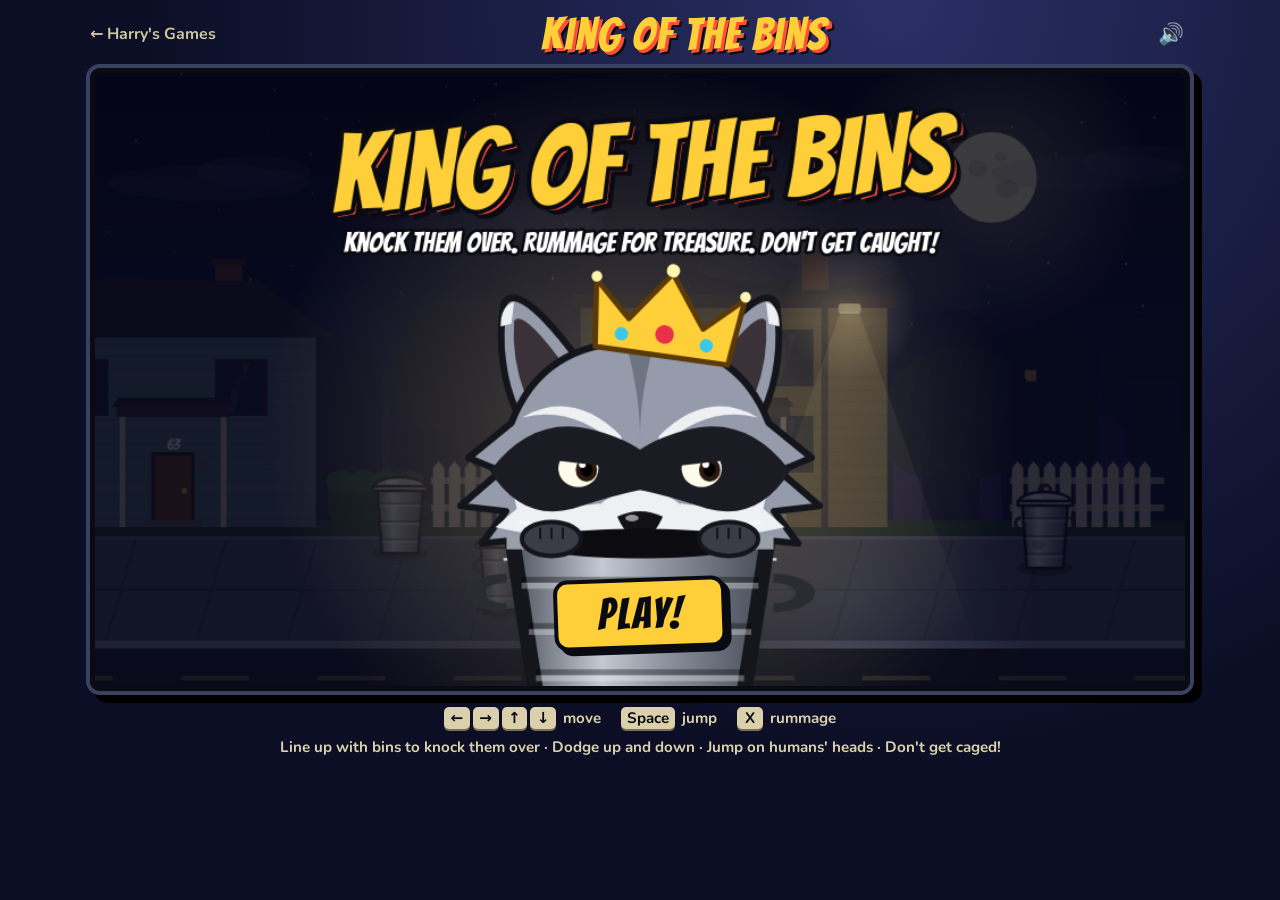
<file: king_of_the_bins/index.html>
<!doctype html>
<html lang="en">
<head>
<meta charset="utf-8">
<meta name="viewport" content="width=device-width,initial-scale=1,viewport-fit=cover">
<title>King of the Bins</title>
<link rel="preconnect" href="https://fonts.googleapis.com">
<link rel="stylesheet" href="https://fonts.googleapis.com/css2?family=Bangers&family=Nunito:wght@700;900&display=swap">
<link rel="stylesheet" href="style.css?v=5">
<meta name="description" content="You're a raccoon bandit! Knock over bins, rummage for treasure and power-ups, and don't get caught. A game by Harry.">
<meta property="og:type" content="website">
<meta property="og:site_name" content="Harry's Games">
<meta property="og:title" content="King of the Bins 👑🦝">
<meta property="og:description" content="You're a raccoon bandit! Knock over bins, rummage for treasure and power-ups, and don't get caught. A game by Harry.">
<meta property="og:url" content="https://davmlaw.github.io/harrys-games/king_of_the_bins/">
<meta property="og:image" content="https://davmlaw.github.io/harrys-games/king_of_the_bins/share.png">
<meta property="og:image:width" content="1200">
<meta property="og:image:height" content="630">
<meta property="og:image:alt" content="A sly masked raccoon wearing a gold crown peeks out of a metal bin under the title King of the Bins">
<meta name="twitter:card" content="summary_large_image">
<meta name="twitter:image" content="https://davmlaw.github.io/harrys-games/king_of_the_bins/share.png">
<meta name="theme-color" content="#000000">
</head>
<body>
<div id="app">
  <header>
    <a href="../index.html" class="back">← Harry's Games</a>
    <h1>King of the Bins</h1>
    <button id="mute" title="Sound on/off (M)">🔊</button>
  </header>

  <div id="stage">
    <canvas id="cv" width="960" height="540"></canvas>

    <div id="titleUI" class="ui">
      <button id="playBtn" class="big">PLAY!</button>
    </div>

    <div id="endUI" class="ui" hidden>
      <div class="card">
        <h2>BUSTED!</h2>
        <div id="endStats"></div>
        <button id="againBtn" class="big">PLAY AGAIN</button>
      </div>
    </div>

    <div id="mbar">
      <a href="../index.html">← Games</a>
      <button id="fsBtn">Full screen</button>
    </div>

    <div id="touch" aria-hidden="true">
      <div id="joyZone"><div id="joyBase"><div id="joyKnob"></div></div></div>
      <div class="btns">
        <button data-k="act" class="act">🔍<small>RUMMAGE</small></button>
        <button data-k="jump" class="jump">⤒<small>JUMP</small></button>
      </div>
    </div>
  </div>

  <div id="rotate">
    <div class="phone">📱</div>
    <p>Turn your phone sideways to play!</p>
    <button id="rotateFs" class="big">Full screen</button>
    <button id="anyway" class="anyway">Play this way anyway</button>
  </div>

  <div id="help">
    <span><kbd>←</kbd><kbd>→</kbd><kbd>↑</kbd><kbd>↓</kbd> move</span>
    <span><kbd>Space</kbd> jump</span>
    <span><kbd>X</kbd> rummage</span>
    <span>Line up with bins to knock them over · Dodge up and down · Jump on humans' heads · Don't get caged!</span>
  </div>
</div>
<script src="game.js?v=5"></script>
</body>
</html>
</file>
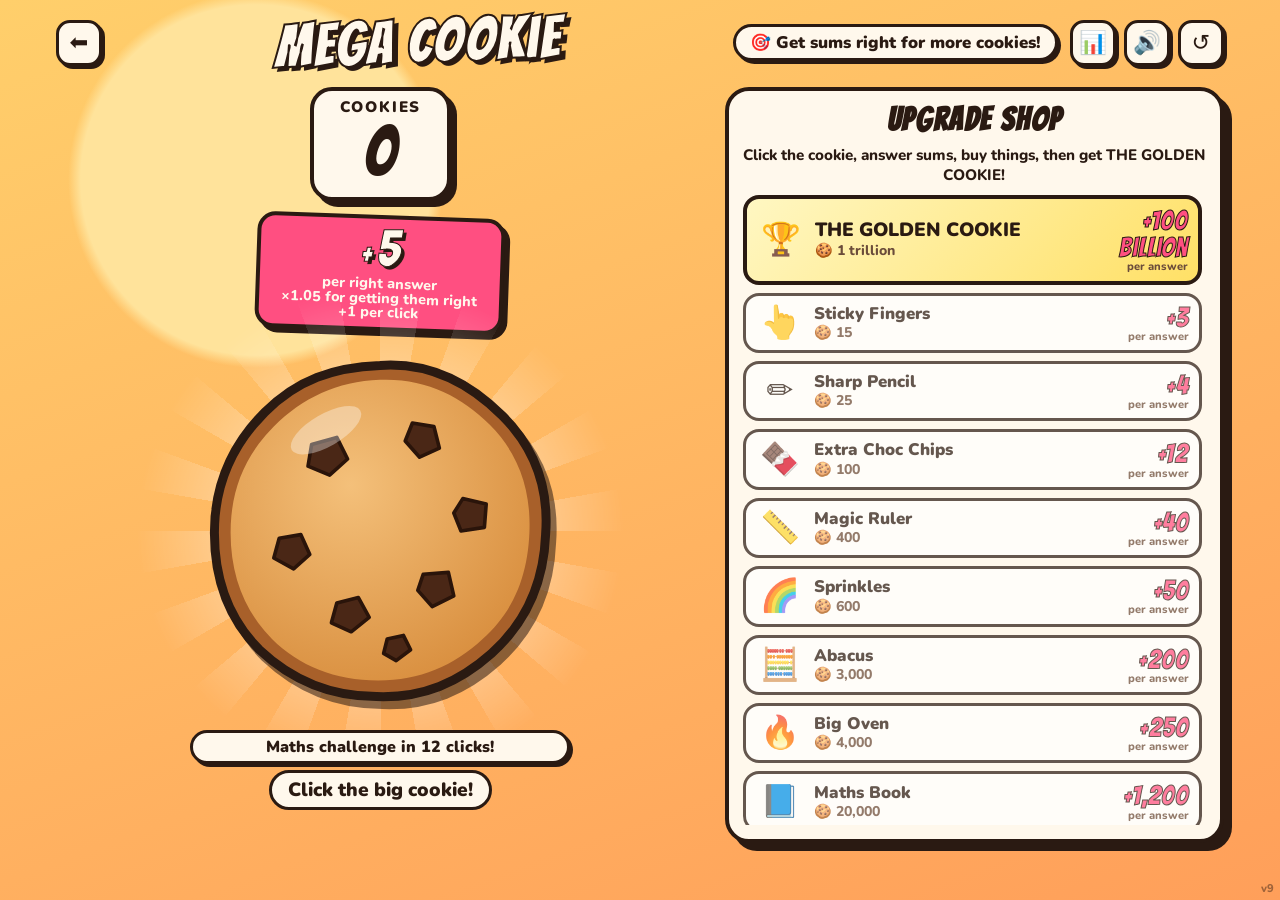
<file: mega_cookie/index.html>
<!doctype html>
<html lang="en">
<head>
<meta charset="utf-8">
<meta name="viewport" content="width=device-width,initial-scale=1,maximum-scale=1,user-scalable=no">
<title>Mega Cookie</title>
<link rel="preconnect" href="https://fonts.googleapis.com">
<link rel="preconnect" href="https://fonts.gstatic.com" crossorigin>
<link href="https://fonts.googleapis.com/css2?family=Bangers&family=Nunito:wght@600;800;900&display=swap" rel="stylesheet">
<link rel="stylesheet" href="style.css?v=9">
</head>
<body>
<div id="app">
  <header>
    <a class="home" href="../index.html" title="Back to Harry's Games">⬅</a>
    <h1>Mega Cookie</h1>
    <div id="acc" class="acc"></div>
    <div class="tools">
      <button id="repBtn" title="My maths report">📊</button>
      <button id="mute" title="Sound on/off">🔊</button>
      <button id="reset" title="Start again">↺</button>
    </div>
  </header>

  <main>
    <section class="bakery">
      <div class="score">
        <div class="label">Cookies</div>
        <div id="count">0</div>
      </div>
      <div class="mult">
        <div><span class="x">+</span><span id="perAns">5</span></div>
        <div class="sub">per right answer<br><span id="accMult"></span><br><span id="perClick">+1</span> per click</div>
      </div>
      <div class="clicker">
        <div class="cookieWrap">
          <button id="cookie" aria-label="Click the cookie!"><svg viewBox="0 0 200 200" aria-hidden="true"><use href="#cookieArt"/></svg></button>
        </div>
        <div class="toMaths"><div id="toMathsBar"></div><span id="toMaths">Maths challenge in 12 clicks!</span></div>
      </div>
      <div class="quiz">
        <div class="qtop"><span id="level">Level 1</span><span id="lvlUp"></span><span id="streak"></span></div>
        <div id="question">7 + 8 = ?</div>
        <div class="timer" id="timer"><div id="timeBar"></div><span>No rush – take your time! 🧠</span></div>
        <div class="answers" id="answers"></div>
      </div>
      <div class="hint" id="hint">Click the big cookie!</div>
    </section>

    <section class="shop">
      <h2>Upgrade Shop</h2>
      <div id="goal"></div>
      <ul id="items"></ul>
    </section>
  </main>
</div>

<svg width="0" height="0" style="position:absolute" aria-hidden="true">
  <defs>
    <radialGradient id="dough" cx="40%" cy="35%" r="70%"><stop offset="0" class="d1"/><stop offset="1" class="d2"/></radialGradient>
    <symbol id="cookieArt" viewBox="0 0 200 200">
      <path class="edge" d="M100 8 C128 6 150 18 168 36 C186 54 194 76 192 102 C191 128 182 150 162 168 C144 184 124 193 98 192 C72 192 50 182 33 166 C16 149 8 128 8 101 C8 74 18 52 36 34 C54 16 74 9 100 8Z"/>
      <path fill="url(#dough)" d="M100 16 C125 15 145 25 161 41 C177 57 184 77 183 101 C182 124 175 144 157 160 C141 175 122 183 99 183 C75 183 55 175 40 160 C25 145 17 125 17 101 C17 77 25 58 41 42 C57 26 76 17 100 16Z"/>
      <g class="chips">
        <path d="M62 52 l14 -4 l6 12 l-10 9 l-12 -5z"/><path d="M118 40 l12 2 l3 12 l-11 5 l-8 -9z"/>
        <path d="M146 82 l13 3 l-1 13 l-13 2 l-4 -10z"/><path d="M44 104 l12 -2 l5 11 l-9 8 l-11 -6z"/>
        <path d="M124 124 l14 -1 l3 13 l-12 6 l-8 -9z"/><path d="M76 140 l12 -3 l6 11 l-10 8 l-11 -5z"/>
        <path d="M104 160 l9 -2 l4 8 l-8 6 l-7 -4z"/>
      </g>
      <g class="shine"><ellipse cx="70" cy="44" rx="22" ry="9" transform="rotate(-30 70 44)"/></g>
    </symbol>
  </defs>
</svg>
<div id="fx" aria-hidden="true"></div>

<div id="win" hidden>
  <div class="card">
    <div class="big">🏆</div>
    <h2>YOU GOT THE GOLDEN COOKIE!</h2>
    <p>You are the best cookie maths champion ever!<br>Now every right answer gives you <b id="winPer"></b> cookies.<br>You can buy more Golden Cookies too!</p>
    <button id="winOk">Keep clicking!</button>
  </div>
</div>

<div id="report" hidden>
  <div class="card">
    <button id="repClose" title="Close">✕</button>
    <h2>My Maths Report</h2>
    <div class="tabs"><button data-t="x">× Times</button><button data-t="d">÷ Dividing</button><button data-t="p">👪 Grown-ups</button></div>
    <div id="repBody"></div>
  </div>
</div>

<div id="ver">v9</div>
<script src="game.js?v=9"></script>
</body>
</html>
</file>
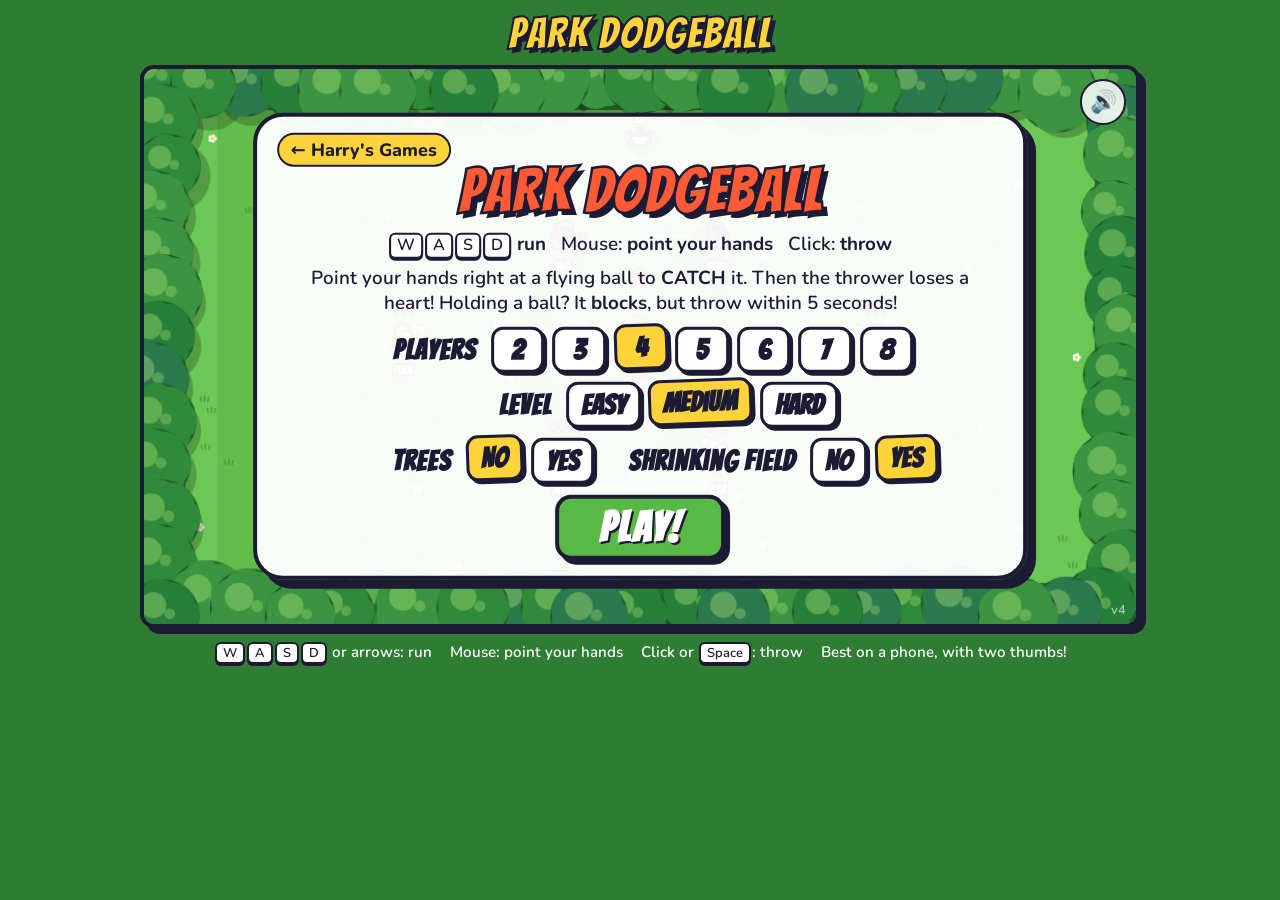
<file: park_dodgeball/index.html>
<!doctype html>
<html lang="en">
<head>
<meta charset="utf-8">
<meta name="viewport" content="width=device-width,initial-scale=1,viewport-fit=cover,user-scalable=no">
<title>Park Dodgeball</title>
<link rel="preconnect" href="https://fonts.googleapis.com">
<link rel="stylesheet" href="https://fonts.googleapis.com/css2?family=Bangers&family=Nunito:wght@600;800&display=swap">
<link rel="stylesheet" href="style.css?v=4">
</head>
<body>
<div id="app">
  <header><h1>Park Dodgeball</h1></header>

  <div id="stage">
    <canvas id="cv"></canvas>

    <div id="mbar">
      <button id="quitBtn" title="Back to the menu">✕</button>
      <button id="muteBtn" title="Sound">🔊</button>
      <button id="fsBtn" title="Full screen">⛶</button>
    </div>

    <div id="titleUI" class="card">
      <a class="home" href="../index.html">← Harry's Games</a>
      <h2>Park Dodgeball</h2>
      <p class="how touchOnly">👈 Left thumb: <b>run</b> &nbsp; 👉 Right thumb: <b>point your hands</b>, tap or let go to <b>throw</b></p>
      <p class="how deskOnly"><kbd>W</kbd><kbd>A</kbd><kbd>S</kbd><kbd>D</kbd> <b>run</b> &nbsp; Mouse: <b>point your hands</b> &nbsp; Click: <b>throw</b></p>
      <p class="how">Point your hands right at a flying ball to <b>CATCH</b> it. Then the thrower loses a heart! Holding a ball? It <b>blocks</b>, but throw within 5 seconds!</p>
      <div class="row"><span class="lab">Players</span><div id="nBtns" class="opts"></div></div>
      <div class="row"><span class="lab">Level</span><div id="dBtns" class="opts"></div></div>
      <div class="row"><span class="lab">Trees</span><div id="tBtns" class="opts"></div><span class="lab l2">Shrinking field</span><div id="sBtns" class="opts"></div></div>
      <button id="playBtn" class="big">PLAY!</button>
    </div>

    <div id="endUI" class="card">
      <h2 id="endTitle"></h2>
      <p id="endText"></p>
      <div class="row">
        <button id="againBtn" class="big">Play again</button>
        <button id="menuBtn" class="big alt">Menu</button>
      </div>
    </div>

    <div id="ver">v4</div>
  </div>

  <div id="rotate">
    <div class="phone">📱</div>
    <p>Turn your phone sideways to play!</p>
    <button id="anyway" class="anyway">Play this way anyway</button>
  </div>

  <div id="help">
    <span><kbd>W</kbd><kbd>A</kbd><kbd>S</kbd><kbd>D</kbd> or arrows: run</span>
    <span>Mouse: point your hands</span>
    <span>Click or <kbd>Space</kbd>: throw</span>
    <span>Best on a phone, with two thumbs!</span>
  </div>
</div>
<script src="game.js?v=4"></script>
</body>
</html>
</file>
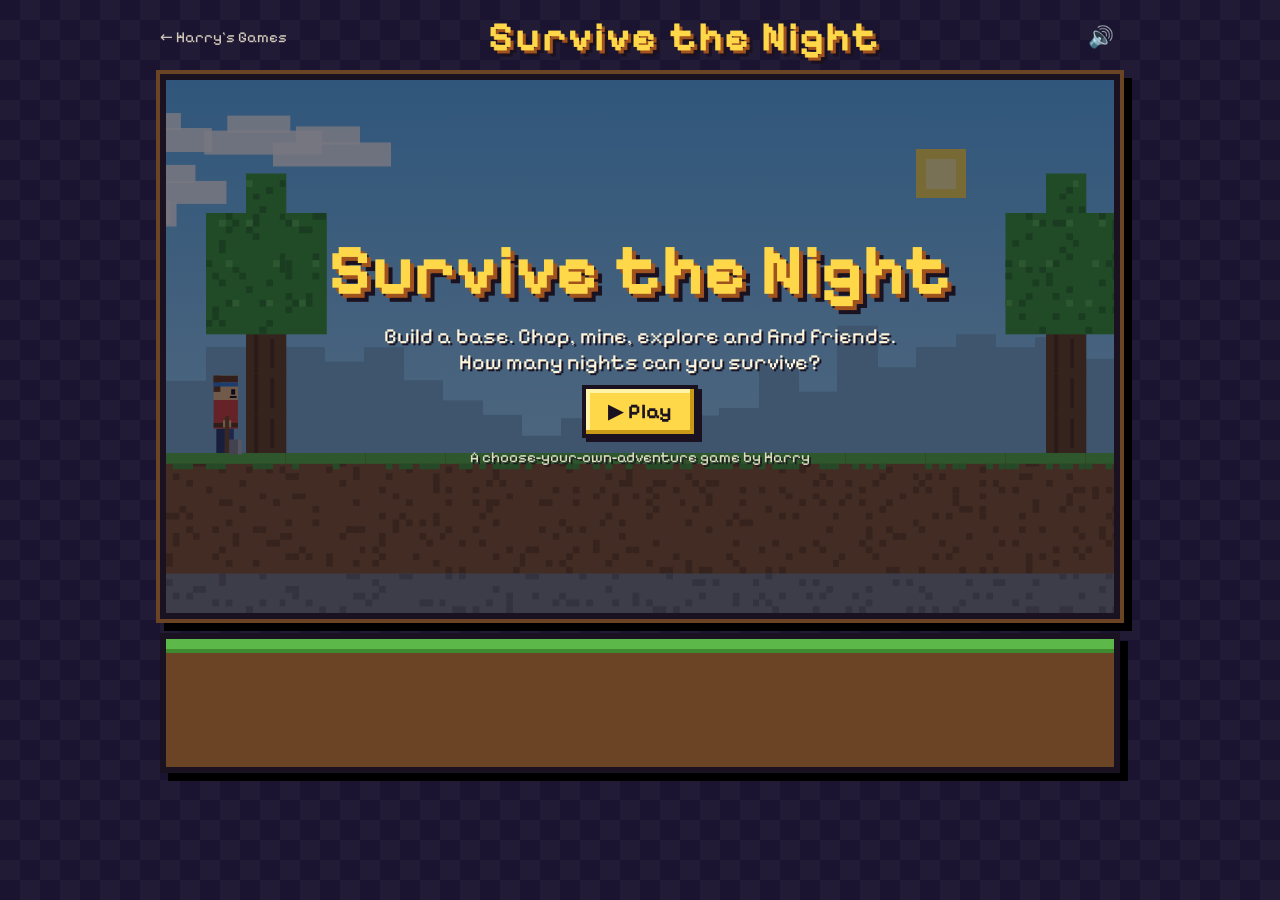
<file: survive_the_night/index.html>
<!doctype html>
<html lang="en">
<head>
<meta charset="utf-8">
<meta name="viewport" content="width=device-width,initial-scale=1">
<title>Survive the Night</title>
<link rel="preconnect" href="https://fonts.googleapis.com">
<link rel="stylesheet" href="https://fonts.googleapis.com/css2?family=Pixelify+Sans:wght@400;700&display=swap">
<link rel="stylesheet" href="style.css">
</head>
<body>
<div id="app">
  <header>
    <a href="../index.html" class="back">← Harry's Games</a>
    <h1>Survive the Night</h1>
    <button id="mute" title="Sound on/off">🔊</button>
  </header>

  <div id="stage">
    <canvas id="cv" width="960" height="540"></canvas>

    <div id="title" class="overlay">
      <h2>Survive the Night</h2>
      <p>Build a base. Chop, mine, explore and find friends. How many nights can you survive?</p>
      <button id="playBtn" class="big">▶ Play</button>
      <p class="small">A choose-your-own-adventure game by Harry</p>
    </div>

    <div id="ending" class="overlay" hidden>
      <div class="emoji" id="endEmoji"></div>
      <h2 id="endTitle"></h2>
      <p id="endText"></p>
      <div id="endStats"></div>
      <button id="againBtn" class="big">↻ Play again</button>
    </div>
  </div>

  <div id="story">
    <p id="text"></p>
    <div id="choices"></div>
  </div>
</div>
<script src="game.js"></script>
</body>
</html>
</file>
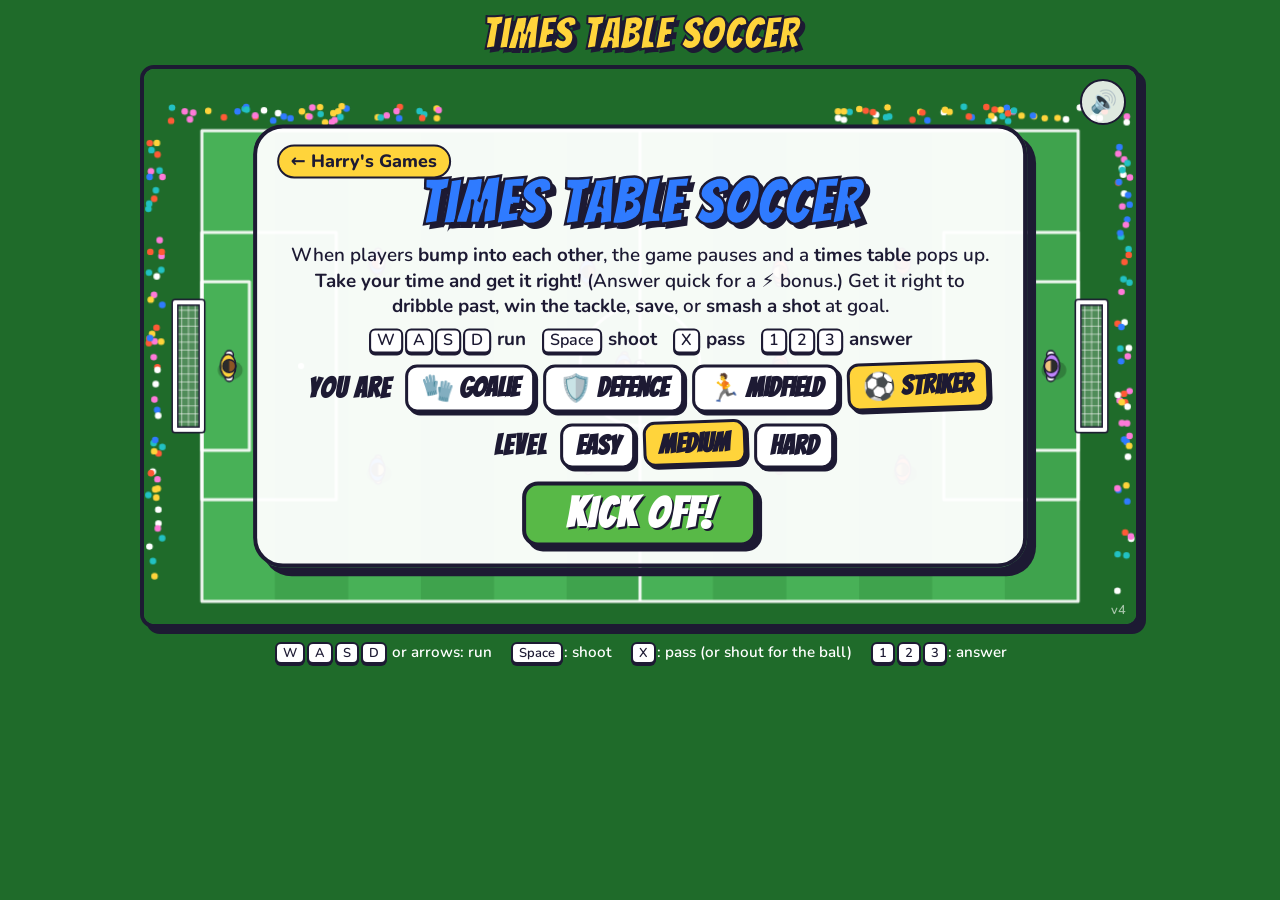
<file: times_table_soccer/index.html>
<!doctype html>
<html lang="en">
<head>
<meta charset="utf-8">
<meta name="viewport" content="width=device-width,initial-scale=1,viewport-fit=cover,user-scalable=no">
<title>Times Table Soccer</title>
<link rel="preconnect" href="https://fonts.googleapis.com">
<link rel="stylesheet" href="https://fonts.googleapis.com/css2?family=Bangers&family=Nunito:wght@600;800&display=swap">
<link rel="stylesheet" href="style.css?v=4">
</head>
<body>
<div id="app">
  <header><h1>Times Table Soccer</h1></header>

  <div id="stage">
    <canvas id="cv"></canvas>

    <div id="mbar">
      <button id="quitBtn" title="Back to the menu">✕</button>
      <button id="muteBtn" title="Sound">🔊</button>
      <button id="fsBtn" title="Full screen">⛶</button>
    </div>

    <div id="toast"></div>

    <!-- the maths question (tackle, dribble, shoot, save) -->
    <div id="quiz">
      <div id="qTitle">TACKLE!</div>
      <div id="qText">6 × 7</div>
      <div id="qOpts"><button></button><button></button><button></button></div>
      <div id="qBar"><i></i></div>
    </div>

    <!-- phone buttons -->
    <button id="passBtn" class="pad">PASS</button>
    <button id="shootBtn" class="pad">SHOOT</button>

    <div id="titleUI" class="card">
      <a class="home" href="../index.html">← Harry's Games</a>
      <h2>Times Table Soccer</h2>
      <p class="how">When players <b>bump into each other</b>, the game pauses and a <b>times table</b> pops up. <b>Take your time and get it right!</b> (Answer quick for a ⚡ bonus.)
        Get it right to <b>dribble past</b>, <b>win the tackle</b>, <b>save</b>, or <b>smash a shot</b> at goal.</p>
      <p class="how touchOnly">👈 Left thumb: <b>run</b> &nbsp; 👉 Buttons: <b>SHOOT</b> and <b>PASS</b></p>
      <p class="how deskOnly"><kbd>W</kbd><kbd>A</kbd><kbd>S</kbd><kbd>D</kbd> <b>run</b> &nbsp; <kbd>Space</kbd> <b>shoot</b> &nbsp; <kbd>X</kbd> <b>pass</b> &nbsp; <kbd>1</kbd><kbd>2</kbd><kbd>3</kbd> <b>answer</b></p>
      <div class="row"><span class="lab">You are</span><div id="pBtns" class="opts"></div></div>
      <div class="row"><span class="lab">Level</span><div id="dBtns" class="opts"></div></div>
      <button id="playBtn" class="big">KICK OFF!</button>
    </div>

    <div id="endUI" class="card">
      <h2 id="endTitle"></h2>
      <p id="endText"></p>
      <div class="row">
        <button id="againBtn" class="big">Play again</button>
        <button id="menuBtn" class="big alt">Menu</button>
      </div>
    </div>

    <div id="ver">v4</div>
  </div>

  <div id="rotate">
    <div class="phone">📱</div>
    <p>Turn your phone sideways to play!</p>
    <button id="anyway" class="anyway">Play this way anyway</button>
  </div>

  <div id="help">
    <span><kbd>W</kbd><kbd>A</kbd><kbd>S</kbd><kbd>D</kbd> or arrows: run</span>
    <span><kbd>Space</kbd>: shoot</span>
    <span><kbd>X</kbd>: pass (or shout for the ball)</span>
    <span><kbd>1</kbd><kbd>2</kbd><kbd>3</kbd>: answer</span>
  </div>
</div>
<script src="game.js?v=4"></script>
</body>
</html>
</file>
<file: apocalypse/style.css>
* { box-sizing: border-box; }
body {
  margin: 0;
  font-family: Georgia, serif;
  background: #2b2018;
  color: #eee;
}
#app { max-width: 1180px; margin: 0 auto; padding: 12px; }
header { display: flex; align-items: baseline; justify-content: space-between; margin-bottom: 8px; }
header h1 { margin: 0; color: #d9b96b; letter-spacing: 2px; }
#status { font-style: italic; color: #c0a070; }
main { display: flex; gap: 12px; align-items: flex-start; }
canvas {
  background: #4d6b3a;
  border: 4px solid #5a3a1a;
  border-radius: 4px;
  display: block;
  cursor: crosshair;
}
#panel {
  width: 260px;
  background: #1f160f;
  border: 2px solid #5a3a1a;
  border-radius: 4px;
  padding: 12px;
  min-height: 600px;
}
#panel h2 {
  margin-top: 0;
  color: #d9b96b;
  border-bottom: 1px solid #5a3a1a;
  padding-bottom: 4px;
}
.hint { color: #b29870; font-size: 13px; }
button {
  background: #6b4423;
  color: #f0e0c0;
  border: 1px solid #d9b96b;
  border-radius: 3px;
  padding: 8px 12px;
  cursor: pointer;
  font-family: inherit;
  font-size: 14px;
  margin: 4px 4px 4px 0;
}
button:hover { background: #8b5a2d; }
button:disabled { opacity: 0.5; cursor: not-allowed; }
button.active { background: #d9b96b; color: #2b2018; }
.setting { display: flex; align-items: center; justify-content: space-between; margin: 6px 0; }
.setting input {
  width: 70px;
  background: #2b2018;
  color: #f0e0c0;
  border: 1px solid #d9b96b;
  padding: 4px 6px;
  font-family: inherit;
}
footer {
  margin-top: 8px;
  color: #b29870;
  font-size: 13px;
  display: flex;
  gap: 16px;
}
.legend { display: inline-flex; align-items: center; gap: 6px; }
.speed-control { display: flex; align-items: center; gap: 8px; margin-top: 8px; }
.speed-control button { padding: 4px 10px; font-size: 16px; min-width: 32px; }
.speed-control #speedDisplay { min-width: 36px; text-align: center; color: #d9b96b; }
.swatch { width: 14px; height: 14px; display: inline-block; border-radius: 2px; }
.swatch.tower { background: #888; border: 1px solid #555; }
.swatch.cottage { background: #b54; }
.swatch.zombie { background: #6a3; border: 1px solid #000; border-radius: 50%; }
.swatch.sign { background: #ffd24a; border: 1px dashed #000; }
</file>
<file: brick_racers/style.css>
:root {
  --ink: #1d1a33; --yellow: #ffd21a; --red: #e2231a; --blue: #1f5fd6; --green: #3fae3a; --orange: #ff7a12;
  --paper: #fffdf5; --night: #23264a;
}
* { box-sizing: border-box; }
body {
  margin: 0; padding: 14px; min-height: 100vh; color: var(--paper); font-family: Nunito, system-ui, sans-serif;
  background: var(--night) radial-gradient(circle at 12px 12px, rgba(255,255,255,.07) 6px, transparent 7px) 0 0 / 24px 24px;
}
#app { max-width: 1120px; margin: 0 auto; }
header { display: flex; align-items: center; gap: 14px; margin-bottom: 10px; }
header h1 { font-family: Bangers, Impact, sans-serif; letter-spacing: 2px; font-size: 2.2rem; margin: 0; flex: 1; color: var(--yellow); text-shadow: 3px 3px 0 var(--ink); }
.back { color: var(--paper); text-decoration: none; font-weight: 900; opacity: .85; }
#mute { font-size: 1.4rem; background: none; border: 0; cursor: pointer; }
button { font-family: inherit; cursor: pointer; }

#stage {
  position: relative; width: 100%; aspect-ratio: 16 / 9; container-type: inline-size; overflow: hidden;
  border-radius: 14px; border: 4px solid var(--ink); box-shadow: 8px 8px 0 #000; background: #3e9a36;
  touch-action: none; user-select: none; -webkit-user-select: none; -webkit-touch-callout: none;
}
#cv { position: absolute; inset: 0; width: 100%; height: 100%; display: block; }
.ui { position: absolute; inset: 0; display: flex; align-items: center; justify-content: center; }
.ui[hidden], [hidden] { display: none !important; }

/* chunky brick buttons with two studs on top */
button.big {
  position: relative; font-family: Bangers, Impact, sans-serif; letter-spacing: .1em; font-size: 3cqw; line-height: 1;
  padding: .45em 1.1em .35em; color: var(--ink); background: var(--yellow); border: .35cqw solid var(--ink);
  border-radius: .8cqw; box-shadow: 0 .5cqw 0 var(--ink); margin-top: 1.2cqw;
}
button.big::before, button.big::after {
  content: ''; position: absolute; top: -1.15cqw; width: 2.4cqw; height: .9cqw; background: inherit;
  border: .35cqw solid var(--ink); border-bottom: 0; border-radius: .5cqw .5cqw 0 0;
}
button.big::before { left: 18%; } button.big::after { right: 18%; }
button.big:hover { filter: brightness(1.08); }
button.big:active { transform: translateY(.3cqw); box-shadow: 0 .2cqw 0 var(--ink); }
button.big:disabled { filter: grayscale(.8) brightness(.8); cursor: default; }

.card {
  background: var(--paper); color: var(--ink); border: .45cqw solid var(--ink); border-radius: 1.6cqw;
  box-shadow: .8cqw .8cqw 0 rgba(0,0,0,.5); padding: 2cqw 3cqw; text-align: center; max-height: 94%; overflow: auto;
}
.card h2 { font-family: Bangers, Impact, sans-serif; letter-spacing: .08em; font-size: 5cqw; margin: 0 0 1cqw; line-height: 1; }

/* ---------- title ---------- */
#titleUI { background: rgba(20,22,50,.35); }
.titleBox { text-align: center; }
.logo { display: flex; gap: .6cqw; justify-content: center; flex-wrap: wrap; margin-bottom: 1cqw; }
.logo .w { display: flex; gap: .4cqw; margin: 0 1cqw; }
.logo .l {
  position: relative; font-family: Bangers, Impact, sans-serif; font-size: 6.4cqw; width: 6.4cqw; height: 6.6cqw;
  display: grid; place-items: center; color: #fff; text-shadow: .25cqw .25cqw 0 rgba(0,0,0,.35);
  border: .3cqw solid var(--ink); border-radius: .5cqw; box-shadow: 0 .5cqw 0 var(--ink); padding-top: .4cqw;
}
.logo .l::before {
  content: ''; position: absolute; top: -1cqw; left: 50%; width: 2.6cqw; height: .8cqw; margin-left: -1.3cqw;
  background: inherit; border: .3cqw solid var(--ink); border-bottom: 0; border-radius: .5cqw .5cqw 0 0;
}
.pickMsg { font-family: Bangers, Impact, sans-serif; font-size: 3cqw; letter-spacing: .08em; margin: 1cqw 0; text-shadow: .2cqw .2cqw 0 var(--ink); }
#resetBtn { margin-top: 1.6cqw; font: inherit; font-size: 1.7cqw; font-weight: 800; padding: .4cqw 1.6cqw; background: rgba(255,255,255,.85);
  color: var(--ink); border: .3cqw solid var(--ink); border-radius: 99px; cursor: pointer; }
#resetBtn.sure { background: #ff5a36; color: #fff; }
#carPick { display: flex; gap: 1.5cqw; justify-content: center; }
.carBtn {
  background: var(--paper); color: var(--ink); border: .4cqw solid var(--ink); border-radius: 1.2cqw; padding: .6cqw .6cqw 1cqw;
  box-shadow: 0 .5cqw 0 var(--ink); font-family: Bangers, Impact, sans-serif; font-size: 2.2cqw; letter-spacing: .06em;
  width: 20cqw; transition: transform .15s;
}
.carBtn canvas { width: 100%; display: block; }
.carBtn.on { background: var(--yellow); transform: translateY(-.6cqw) rotate(-1.5deg); }

/* ---------- results ---------- */
#resultUI, #pitUI { background: rgba(20,22,50,.45); }
#resList { text-align: left; margin: 0 auto 1cqw; padding-left: 4cqw; font-size: 1.9cqw; font-weight: 900; columns: 2; column-gap: 4cqw; }
#resList li { margin: .2cqw 0; }
#resList li.me { color: #c8102e; }
#resList i { display: inline-block; width: 1.6cqw; height: 1.1cqw; border-radius: .3cqw; border: .2cqw solid var(--ink); vertical-align: middle; margin-right: .5cqw; }
#resBricks { font-size: 2cqw; font-weight: 900; line-height: 1.5; }
#resBricks b { font-size: 2.6cqw; color: #c8102e; }

/* ---------- pit stop ---------- */
.card.pit { width: 62cqw; }
.pitTop { display: flex; justify-content: space-between; font-family: Bangers, Impact, sans-serif; font-size: 2.4cqw; letter-spacing: .08em; }
.pq { font-family: Bangers, Impact, sans-serif; font-size: 9cqw; line-height: 1.1; margin: 1cqw 0; letter-spacing: .05em; }
.popts, .qopts { display: flex; gap: 2cqw; justify-content: center; }
.popts button, .qopts button {
  font-family: Bangers, Impact, sans-serif; font-size: 5cqw; min-width: 14cqw; padding: .3cqw 1cqw 0; line-height: 1.1;
  border: .4cqw solid var(--ink); border-radius: 1cqw; box-shadow: 0 .5cqw 0 var(--ink); color: #fff;
  text-shadow: .2cqw .2cqw 0 rgba(0,0,0,.4); touch-action: manipulation;
}
.popts button:nth-child(1), .qopts button:nth-child(1) { background: var(--red); }
.popts button:nth-child(2), .qopts button:nth-child(2) { background: var(--blue); }
.popts button:nth-child(3), .qopts button:nth-child(3) { background: var(--green); }
.popts button.right, .qopts button.right { background: var(--yellow); color: var(--ink); text-shadow: none; transform: scale(1.08); }
.popts button.wrong, .qopts button.wrong { opacity: .35; }
.pbar, .qbar { height: 1.2cqw; background: #ddd; border: .25cqw solid var(--ink); border-radius: 1cqw; margin: 2cqw auto 0; overflow: hidden; width: 80%; }
.pbar i, .qbar i { display: block; height: 100%; width: 100%; background: var(--green); transform-origin: left; }
.pfb { font-family: Bangers, Impact, sans-serif; font-size: 3cqw; letter-spacing: .05em; height: 3.6cqw; margin-top: 1cqw; }
.pfb.good { color: #1c8a19; } .pfb.bad { color: #c8102e; }
.pdTitle { font-family: Bangers, Impact, sans-serif; font-size: 4cqw; letter-spacing: .05em; line-height: 1.3; margin: 2cqw 0; }

/* in-race question: top middle, see-through so you can still drive */
#qPanel {
  position: absolute; left: 50%; top: 2cqw; transform: translateX(-50%); text-align: center; padding: .8cqw 2cqw 1.2cqw;
  background: rgba(255,253,245,.9); color: var(--ink); border: .4cqw solid var(--ink); border-radius: 1.4cqw; pointer-events: auto; z-index: 7;
}
#qPanel .qq { font-family: Bangers, Impact, sans-serif; font-size: 4.4cqw; letter-spacing: .05em; line-height: 1.1; }
#qPanel .qopts button { font-size: 3.6cqw; min-width: 10cqw; }
#qPanel .qbar { margin-top: 1cqw; height: .9cqw; }

/* ---------- garage ---------- */
#garageUI { flex-direction: column; justify-content: flex-start; background: rgba(20,22,50,.55); padding: 1.2cqw 1.6cqw; gap: 1cqw; }
.gTop { display: flex; align-items: center; gap: 1.6cqw; width: 100%; }
.gBricks { font-family: Bangers, Impact, sans-serif; font-size: 3.4cqw; letter-spacing: .05em; background: var(--paper); color: var(--ink); padding: .2cqw 1.4cqw 0; border: .35cqw solid var(--ink); border-radius: 1cqw; }
#gCars { display: flex; gap: .6cqw; }
#gCars button { width: 8.5cqw; padding: .2cqw; background: rgba(255,255,255,.15); border: .3cqw solid transparent; border-radius: .8cqw; }
#gCars button.on { background: var(--yellow); border-color: var(--ink); }
#gCars canvas { width: 100%; display: block; }
.gNext { flex: 1; text-align: right; line-height: 1.05; }
.gNext small { display: block; font-size: 1.4cqw; opacity: .8; }
.gNext b { font-family: Bangers, Impact, sans-serif; font-size: 2.6cqw; letter-spacing: .06em; color: var(--yellow); }
#raceBtn { margin-top: 0; font-size: 3.2cqw; }
.gMain { display: flex; gap: 1.6cqw; width: 100%; flex: 1; min-height: 0; }
.gLeft { flex: 1.3; display: flex; flex-direction: column; min-height: 0; }
#gCar { height: 11cqw; width: 26cqw; flex: none; align-self: center; margin-bottom: .6cqw; }
#shop { flex: 1; overflow-y: auto; display: grid; grid-template-columns: 1fr 1fr; gap: .8cqw; align-content: start; padding: .3cqw .6cqw .6cqw .2cqw; }
.item {
  display: flex; align-items: center; gap: .8cqw; background: var(--paper); color: var(--ink); text-align: left;
  border: .3cqw solid var(--ink); border-radius: 1cqw; padding: .5cqw .8cqw; box-shadow: 0 .35cqw 0 var(--ink); font-size: 1.2cqw; line-height: 1.15;
}
.item .ic { font-size: 3cqw; }
.item .tx { flex: 1; }
.item b { font-size: 1.55cqw; display: block; white-space: nowrap; }
.item .dots { color: #c8102e; letter-spacing: .1em; }
.item .cost { font-family: Bangers, Impact, sans-serif; font-size: 2cqw; letter-spacing: .04em; white-space: nowrap; background: var(--yellow); border: .25cqw solid var(--ink); border-radius: .7cqw; padding: .2cqw .6cqw 0; }
.item.cant { opacity: .6; } .item.cant .cost { background: #ccc; }
.item.maxed .cost { background: var(--green); color: #fff; }
.item:not(.cant):not(.maxed):hover { background: #fff3b8; }
.gRight { flex: 1; display: flex; flex-direction: column; align-items: center; min-height: 0; }
.gRight h3 { font-family: Bangers, Impact, sans-serif; letter-spacing: .08em; font-size: 2.3cqw; margin: 0 0 .5cqw; color: var(--yellow); text-shadow: .2cqw .2cqw 0 var(--ink); }
#grid { display: grid; grid-template-columns: repeat(13, 2.5cqw); grid-auto-rows: 2.5cqw; gap: .2cqw; }
#grid div {
  display: grid; place-items: center; font-weight: 900; font-size: 1.15cqw; border-radius: .35cqw; background: #fff; color: var(--ink);
}
#grid .hd { background: var(--ink); color: #fff; font-family: Bangers, Impact, sans-serif; font-size: 1.6cqw; }
#grid .hd.cur { background: var(--orange); }
#grid .hd.done { background: #f2b600; color: var(--ink); }
#grid .one { background: rgba(255,255,255,.25); color: rgba(255,255,255,.7); }
#grid .locked { background: rgba(255,255,255,.12); color: transparent; }
#grid .new { background: #fff; color: transparent; }
#grid .b0 { background: #ffb3b3; }
#grid .b1 { background: #bfe3ff; }
#grid .b2 { background: #7cc6ff; }
#grid .gold { background: #ffd21a; box-shadow: inset 0 0 0 .2cqw #e0a000; }
.gKey { font-size: 1.3cqw; margin: .6cqw 0 0; display: flex; align-items: center; gap: .5cqw; }
.gKey .k { display: inline-grid; place-items: center; width: 2cqw; height: 2cqw; border-radius: .3cqw; font-size: 1.1cqw; }
.gKey .k.b1 { background: #7cc6ff; } .gKey .k.gold { background: #ffd21a; margin-left: 1cqw; }

/* ---------- toasts ---------- */
#toasts { position: absolute; left: 0; right: 0; bottom: 4cqw; display: flex; flex-direction: column; align-items: center; gap: .6cqw; pointer-events: none; z-index: 5; }
.toast {
  font-family: Bangers, Impact, sans-serif; letter-spacing: .06em; font-size: 2.6cqw; color: var(--ink); background: var(--yellow);
  border: .3cqw solid var(--ink); border-radius: 1cqw; padding: .3cqw 1.6cqw 0; box-shadow: 0 .4cqw 0 var(--ink);
  animation: pop 2.6s ease forwards;
}
.toast.big { font-size: 3.6cqw; background: #fff; }
@keyframes pop { 0% { transform: scale(.3); opacity: 0; } 8% { transform: scale(1.1); opacity: 1; } 14% { transform: scale(1); } 85% { opacity: 1; } 100% { opacity: 0; transform: translateY(-2cqw); } }

#help { display: flex; flex-wrap: wrap; gap: 8px 18px; margin-top: 14px; font-size: .95rem; opacity: .9; }
kbd { display: inline-block; min-width: 1.7em; padding: 1px 6px; margin-right: 3px; text-align: center; font: inherit; background: var(--yellow); color: var(--ink); border-radius: 5px; box-shadow: 0 2px 0 #a88a00; }

/* ---------- mobile mode (body.touch) ---------- */
#touch, #mbar, #rotate { display: none; }
body.touch.racing #touch { display: block; }
#touch { position: absolute; inset: 0; pointer-events: none; touch-action: none; }
#joyZone { position: absolute; left: 0; top: 15%; bottom: 0; width: 50%; pointer-events: auto; touch-action: none; }
#joyBase {
  position: absolute; left: 13cqw; top: calc(100% - 13cqw); width: 18cqw; height: 18cqw; margin: -9cqw 0 0 -9cqw;
  border-radius: 50%; background: rgba(255,255,255,.06); border: 2px solid rgba(255,255,255,.2);
}
#joyKnob {
  position: absolute; left: 50%; top: 50%; width: 8cqw; height: 8cqw; margin: -4cqw 0 0 -4cqw; border-radius: 50%;
  background: rgba(255,255,255,.15); border: 2px solid rgba(255,255,255,.3);
}
#joyBase.active { background: rgba(255,255,255,.1); }
#joyBase.active #joyKnob { background: rgba(255,255,255,.3); }
#touch .btns { position: absolute; right: 3cqw; bottom: 3cqw; display: flex; gap: 2.5cqw; align-items: flex-end; }
#touch .btns button {
  pointer-events: auto; touch-action: none; border-radius: 50%; display: grid; place-items: center; align-content: center;
  color: #fff; background: rgba(0,0,0,.2); border: 2px solid rgba(255,255,255,.35); font-size: 4.5cqw; line-height: 1; padding: 0;
}
#touch .btns small { font-family: Bangers, Impact, sans-serif; font-size: 1.6cqw; letter-spacing: 1px; margin-top: .4cqw; }
#touch .btns .fly { width: 12cqw; height: 12cqw; margin-bottom: 7cqw; }
#touch .btns .nitro { width: 15cqw; height: 15cqw; }
#touch .btns button.on { background: rgba(255,255,255,.35); transform: scale(.94); }
#touch .btns button.off { display: none; }

body.touch { padding: 0; margin: 0; height: 100dvh; overflow: hidden; overscroll-behavior: none; background: #000; }
body.touch header, body.touch #help { display: none; }
body.touch #app { max-width: none; height: 100dvh; display: flex; align-items: center; justify-content: center; }
body.touch #stage { width: min(100vw, calc(100dvh * 16 / 9)); border: 0; border-radius: 0; box-shadow: none; }
body.touch:not(.racing) #mbar { display: flex; position: absolute; inset: 1.5cqw 1.5cqw auto auto; gap: 1cqw; z-index: 6; }
body.touch #garageUI { padding-top: 1.2cqw; }
body.touch:not(.racing) #titleUI ~ #mbar { pointer-events: auto; }
#mbar > * {
  font: inherit; font-size: max(.75rem, 1.6cqw); color: #fff; text-decoration: none; font-weight: 900;
  background: rgba(0,0,0,.45); border: 2px solid rgba(255,255,255,.3); border-radius: 999px; padding: .3em .9em;
}
body.garage #mbar { display: none !important; }
body.fs #fsBtn, body.nofs #fsBtn, body.fs #rotateFs, body.nofs #rotateFs { display: none; }

@media (orientation: portrait) {
  body.touch:not(.portraitOk) #rotate {
    display: flex; position: fixed; inset: 0; z-index: 10; flex-direction: column; align-items: center; justify-content: center;
    gap: 18px; background: var(--night); text-align: center; padding: 24px;
  }
  #rotate .phone { font-size: 4rem; animation: turn 2s ease-in-out infinite; }
  #rotate p { font-family: Bangers, Impact, sans-serif; font-size: 2rem; letter-spacing: 1px; color: var(--yellow); margin: 0; }
  #rotate button.big { font-size: 1.5rem; }
  #rotate .anyway { background: none; border: 0; color: #fff; opacity: .7; text-decoration: underline; font: inherit; font-size: 1rem; }
}
@keyframes turn { 0%, 30% { transform: rotate(0); } 60%, 100% { transform: rotate(-90deg); } }
/* bigger answer buttons for thumbs (the question sits above the joystick area so taps always land on it) */
body.touch #qPanel .qopts button { font-size: 4.6cqw; min-width: 13cqw; padding: .8cqw 1cqw .5cqw; }
</file>
<file: king_of_the_bins/style.css>
* { box-sizing: border-box; }
:root {
  --night: #0b0e24;
  --ink: #0a0a12;
  --moon: #fff3c4;
  --gold: #ffcf3a;
  --tomato: #ff4d3a;
  --metal: #b8bfcb;
}
body {
  margin: 0; min-height: 100vh; color: var(--moon);
  font-family: 'Nunito', system-ui, sans-serif; font-weight: 700;
  background: radial-gradient(ellipse at 70% 0%, #2a2f66 0%, var(--night) 60%) fixed;
  padding: 0 16px 28px;
}
#app { max-width: 1100px; margin: 0 auto; }
header { display: flex; align-items: center; justify-content: space-between; gap: 12px; padding: 10px 0; }
header h1 {
  margin: 0; font-family: 'Bangers', Impact, sans-serif; font-weight: 400; letter-spacing: 2px;
  font-size: clamp(1.7rem, 5vw, 2.8rem); color: var(--gold);
  text-shadow: 3px 3px 0 var(--tomato), 5px 5px 0 var(--ink);
}
.back { color: var(--moon); text-decoration: none; opacity: .8; }
.back:hover { opacity: 1; text-decoration: underline; }
#mute { font-size: 1.3rem; background: none; border: 0; cursor: pointer; color: inherit; }

#stage {
  position: relative; container-type: inline-size; border: 5px solid var(--ink); border-radius: 10px; overflow: hidden;
  box-shadow: 0 0 0 4px #3a4060, 8px 8px 0 4px #000; touch-action: none; user-select: none; -webkit-user-select: none;
}
canvas { display: block; width: 100%; height: auto; background: #0b0e24; }

.ui { position: absolute; inset: 0; pointer-events: none; }
.ui[hidden] { display: none; }
.ui > * { pointer-events: auto; }
#titleUI button { position: absolute; left: 50%; bottom: 6%; transform: translateX(-50%) rotate(-2deg); }
#endUI .card {
  position: absolute; right: 4%; top: 50%; transform: translateY(-50%) rotate(2deg); width: 34%;
  background: #fff8e2; color: var(--ink); border: 4px solid var(--ink); border-radius: 14px;
  box-shadow: 6px 6px 0 var(--ink); padding: 2cqw 2.2cqw; text-align: center;
}
#endUI h2 {
  margin: 0; font-family: 'Bangers', Impact, sans-serif; font-weight: 400; font-size: 6cqw; line-height: 1;
  color: var(--tomato); letter-spacing: 2px; text-shadow: 3px 3px 0 var(--ink);
}
#endStats { margin: 1cqw 0 1.6cqw; font-size: 1.7cqw; line-height: 1.5; }
#endStats b { font-family: 'Bangers', Impact, sans-serif; font-weight: 400; font-size: 2.6cqw; letter-spacing: 1px; }
#endStats .new { color: var(--tomato); font-family: 'Bangers', Impact, sans-serif; font-size: 2.4cqw; }

button.big {
  font-family: 'Bangers', Impact, sans-serif; font-size: max(1.4rem, 4cqw); letter-spacing: 2px; cursor: pointer;
  color: var(--ink); background: var(--gold); padding: .2em .9em; border: 4px solid var(--ink); border-radius: 14px;
  box-shadow: 5px 5px 0 var(--ink);
}
#endUI button.big { font-size: max(1.1rem, 3cqw); }
button.big:hover { background: #ffe27a; }
button.big:active { box-shadow: 1px 1px 0 var(--ink); translate: 3px 3px; }

#help { display: flex; flex-wrap: wrap; gap: 8px 20px; justify-content: center; margin-top: 16px; font-size: .95rem; opacity: .85; }
kbd {
  display: inline-block; min-width: 1.7em; padding: 1px 6px; margin-right: 3px; text-align: center; font: inherit;
  background: var(--moon); color: var(--ink); border-radius: 5px; box-shadow: 0 2px 0 #8a8060;
}

/* ---------- mobile mode: only on phones/tablets (body.touch); desktop is unchanged ---------- */
#touch, #mbar, #rotate { display: none; }
body.snap #titleUI, body.snap #mbar, body.snap #touch { display: none !important; }
body.touch.playing #touch { display: block; }
#touch { position: absolute; inset: 0; pointer-events: none; touch-action: none; }
/* touch anywhere on the left half: the joystick appears under your thumb. Very faint so you can see through it. */
#joyZone { position: absolute; left: 0; top: 15%; bottom: 0; width: 50%; pointer-events: auto; touch-action: none; }
#joyBase {
  position: absolute; left: 13cqw; top: calc(100% - 13cqw); width: 18cqw; height: 18cqw; margin: -9cqw 0 0 -9cqw;
  border-radius: 50%; background: rgba(255,255,255,.03); border: 2px solid rgba(255,255,255,.10);
}
#joyKnob {
  position: absolute; left: 50%; top: 50%; width: 8cqw; height: 8cqw; margin: -4cqw 0 0 -4cqw; border-radius: 50%;
  background: rgba(255,255,255,.08); border: 2px solid rgba(255,255,255,.14);
}
#joyBase.active { background: rgba(255,255,255,.05); border-color: rgba(255,255,255,.18); }
#joyBase.active #joyKnob { background: rgba(255,255,255,.16); border-color: rgba(255,255,255,.25); }
#touch .btns { position: absolute; right: 3cqw; bottom: 3cqw; display: flex; gap: 2.5cqw; align-items: flex-end; }
#touch .btns button {
  pointer-events: auto; touch-action: none; border-radius: 50%; display: grid; place-items: center; align-content: center;
  color: rgba(255,255,255,.4); background: rgba(255,255,255,.05); border: 2px solid rgba(255,255,255,.14);
  font-size: 4.5cqw; line-height: 1; padding: 0;
}
#touch .btns small { font-family: 'Bangers', Impact, sans-serif; font-size: 1.6cqw; letter-spacing: 1px; margin-top: .4cqw; }
#touch .btns .act { width: 12cqw; height: 12cqw; margin-bottom: 7cqw; }
#touch .btns .jump { width: 15cqw; height: 15cqw; }
#touch .btns button.on { background: rgba(255,255,255,.18); color: rgba(255,255,255,.7); transform: scale(.94); }

/* the game fills the screen; black bars keep it 16:9 */
body.touch { padding: 0; margin: 0; height: 100dvh; overflow: hidden; overscroll-behavior: none; background: #000; }
body.touch header, body.touch #help { display: none; }
body.touch #app { max-width: none; height: 100dvh; display: flex; align-items: center; justify-content: center; }
body.touch #stage { width: min(100vw, calc(100dvh * 16 / 9)); border: 0; border-radius: 0; box-shadow: none; }

/* little bar on the title / ending screens: back link and full-screen button */
body.touch:not(.playing) #mbar { display: flex; position: absolute; inset: 1.5cqw 1.5cqw auto 1.5cqw; justify-content: space-between; pointer-events: none; }
#mbar > * {
  pointer-events: auto; font: inherit; font-size: max(.8rem, 1.8cqw); color: var(--moon); text-decoration: none;
  background: rgba(0,0,0,.45); border: 2px solid rgba(255,255,255,.3); border-radius: 999px; padding: .3em .9em;
}
body.fs #fsBtn, body.nofs #fsBtn, body.fs #rotateFs, body.nofs #rotateFs { display: none; }

/* holding the phone upright: suggest turning it sideways (you can still play if you want) */
@media (orientation: portrait) {
  body.touch:not(.portraitOk) #rotate {
    display: flex; position: fixed; inset: 0; z-index: 10; flex-direction: column; align-items: center; justify-content: center;
    gap: 18px; background: var(--night); text-align: center; padding: 24px;
  }
  #rotate .phone { font-size: 4rem; animation: turn 2s ease-in-out infinite; }
  #rotate p { font-family: 'Bangers', Impact, sans-serif; font-size: 2rem; letter-spacing: 1px; color: var(--gold); margin: 0; }
  #rotate button.big { font-size: 1.5rem; }
  #rotate .anyway { background: none; border: 0; color: var(--moon); opacity: .7; text-decoration: underline; font: inherit; font-size: 1rem; }
}
@keyframes turn { 0%, 30% { transform: rotate(0); } 60%, 100% { transform: rotate(-90deg); } }
</file>
<file: mega_cookie/style.css>
:root{
  --ink:#2a1a12;--paper:#fff8ec;--bg1:#ffcf6b;--bg2:#ff9f5a;--choc:#4a2716;--dough1:#f4c07a;--dough2:#d98f3f;--edge:#a8602a;
  --berry:#ff4f81;--mint:#3ccf9a;--sky:#4aa8ff;--gold:#ffd23f;--grey:#b9a99a;
  --display:"Bangers",system-ui,sans-serif;--body:"Nunito",system-ui,sans-serif;
}
*{box-sizing:border-box}
html,body{margin:0;height:100%}
body{
  font-family:var(--body);color:var(--ink);overflow-x:hidden;
  background:var(--bg1);
  background-image:radial-gradient(circle at 20% 20%,#ffe39b 0 14%,transparent 15%),radial-gradient(circle at 80% 70%,#ffb870 0 10%,transparent 11%),
    linear-gradient(160deg,var(--bg1),var(--bg2));
  background-attachment:fixed;
  -webkit-tap-highlight-color:transparent;user-select:none;-webkit-user-select:none;
}
button{font-family:inherit;cursor:pointer;touch-action:manipulation}
#app{max-width:1200px;margin:0 auto;padding:12px 16px 30px;min-height:100%;display:flex;flex-direction:column}

header{display:flex;align-items:center;gap:12px}
header h1{flex:1;margin:0;font-family:var(--display);font-size:clamp(2.2rem,6vw,3.6rem);letter-spacing:.04em;color:var(--paper);
  -webkit-text-stroke:2px var(--ink);text-shadow:4px 4px 0 var(--ink);transform:rotate(-2deg);text-align:center}
.home,.tools button{width:46px;height:46px;display:grid;place-items:center;font-size:1.4rem;text-decoration:none;color:var(--ink);
  background:var(--paper);border:3px solid var(--ink);border-radius:14px;box-shadow:3px 3px 0 var(--ink)}
.tools{display:flex;gap:8px}
.home:active,.tools button:active{transform:translate(2px,2px);box-shadow:1px 1px 0 var(--ink)}

main{flex:1;display:grid;grid-template-columns:1.3fr 1fr;gap:20px;margin-top:14px;align-items:start}
@media (max-width:820px){main{grid-template-columns:1fr}}

.bakery{display:flex;flex-direction:column;align-items:center;text-align:center}
.score{background:var(--paper);border:4px solid var(--ink);border-radius:22px;box-shadow:6px 6px 0 var(--ink);padding:6px 26px 10px;max-width:100%}
.score .label{font-weight:900;text-transform:uppercase;letter-spacing:.12em;font-size:.95rem}
#count{font-family:var(--display);font-size:clamp(2.6rem,7vw,4.4rem);line-height:1;letter-spacing:.03em;overflow-wrap:anywhere}
#count.bump{animation:bump .15s}
@keyframes bump{50%{transform:scale(1.06)}}

.mult{margin-top:14px;background:var(--berry);color:var(--paper);border:4px solid var(--ink);border-radius:18px;box-shadow:5px 5px 0 var(--ink);
  padding:4px 22px 8px;transform:rotate(2deg);font-family:var(--display);font-size:clamp(2rem,5.5vw,3.2rem);line-height:1;letter-spacing:.04em;
  -webkit-text-stroke:1px var(--ink);text-shadow:3px 3px 0 var(--ink);max-width:100%;overflow-wrap:anywhere}
.mult .x{font-size:.7em;margin-right:2px}
.mult .sub{font-family:var(--body);font-size:.9rem;font-weight:800;-webkit-text-stroke:0;text-shadow:none;letter-spacing:0;margin-top:2px}
.mult.pop{animation:pop .5s cubic-bezier(.34,1.56,.64,1)}
@keyframes pop{0%{transform:rotate(2deg) scale(1)}40%{transform:rotate(-4deg) scale(1.35)}100%{transform:rotate(2deg) scale(1)}}

.clicker{width:100%;display:flex;flex-direction:column;align-items:center;margin-top:16px}
.cookieWrap{position:relative;width:min(40vmin,380px);aspect-ratio:1}
.cookieWrap::before{content:"";position:absolute;inset:-18%;border-radius:50%;pointer-events:none;
  background:repeating-conic-gradient(rgba(255,255,255,.45) 0 10deg,transparent 10deg 20deg);
  -webkit-mask:radial-gradient(circle,#000 30%,transparent 70%);mask:radial-gradient(circle,#000 30%,transparent 70%);animation:spin 30s linear infinite}
#cookie{position:relative;width:100%;height:100%;padding:0;border:0;background:none;border-radius:50%;
  filter:drop-shadow(6px 8px 0 rgba(42,26,18,.55));transition:transform .08s}
#cookie:hover{transform:scale(1.03) rotate(-2deg)}
#cookie.squish{transform:scale(.9) rotate(3deg);transition:transform .03s}
#cookie:focus-visible{outline:4px dashed var(--ink);outline-offset:6px}
#cookie svg{width:100%;height:100%;display:block}
.toMaths{position:relative;margin-top:16px;width:min(100%,380px);height:34px;background:var(--paper);border:3px solid var(--ink);border-radius:999px;overflow:hidden;
  display:grid;place-items:center;box-shadow:3px 3px 0 var(--ink)}
#toMathsBar{position:absolute;left:0;top:0;bottom:0;width:0;background:var(--sky);transition:width .1s}
#toMaths{position:relative;font-weight:900;font-size:1rem}
body:not(.quizMode) .quiz{display:none}
body.quizMode .clicker{display:none}
body.quizMode .quiz{animation:qin .3s cubic-bezier(.34,1.56,.64,1)}
.quiz{width:100%;max-width:640px;margin-top:18px;display:flex;flex-direction:column;align-items:center}
.qtop{display:flex;flex-wrap:wrap;gap:6px 10px;justify-content:center;font-weight:900;font-size:1rem}
.qtop span{background:var(--paper);border:3px solid var(--ink);border-radius:999px;padding:2px 12px}
#streak:empty{display:none}
#streak{background:var(--gold)!important}
#question{margin-top:10px;font-family:var(--display);font-size:clamp(3rem,9vw,5.2rem);line-height:1;letter-spacing:.04em;color:var(--paper);
  -webkit-text-stroke:2px var(--ink);text-shadow:5px 5px 0 var(--ink);white-space:nowrap}
#question.new{animation:qin .25s cubic-bezier(.34,1.56,.64,1)}
@keyframes qin{from{transform:scale(.6);opacity:0}}
.timer{width:min(100%,420px);height:14px;margin-top:12px;background:var(--paper);border:3px solid var(--ink);border-radius:999px;overflow:hidden}
#timeBar{height:100%;width:100%;background:var(--mint);transform-origin:left}
#timeBar.slow{background:var(--grey)}
.timer span{display:none}
.timer.over{background:none;border-color:transparent;height:auto;text-align:center;font-weight:900}
.timer.over #timeBar{display:none}
.timer.over span{display:inline}
#question.reveal{color:var(--mint);-webkit-text-stroke:2px var(--ink)}
.ans.show{transform:scale(1.15)}
.acc{background:var(--paper);color:var(--ink);border:3px solid var(--ink);border-radius:999px;box-shadow:3px 3px 0 var(--ink);padding:4px 14px;font-weight:900;font-size:1.05rem;white-space:nowrap}
.acc b{font-size:1.25em}
.acc small{font-weight:800;opacity:.75;margin-left:4px}
.acc.great{background:var(--mint)}
.acc.ok{background:var(--paper)}
.acc.bad{background:#ffb3a6}
.answers{position:relative;display:grid;grid-template-columns:repeat(3,1fr);gap:clamp(8px,3vw,30px);width:100%;margin-top:14px}
.answers::before{content:"";position:absolute;inset:-10% 10%;border-radius:50%;z-index:-1;pointer-events:none;
  background:repeating-conic-gradient(rgba(255,255,255,.4) 0 10deg,transparent 10deg 20deg);
  -webkit-mask:radial-gradient(closest-side,#000 30%,transparent);mask:radial-gradient(closest-side,#000 30%,transparent);animation:spin 30s linear infinite}
@keyframes spin{to{transform:rotate(360deg)}}
.ans{position:relative;aspect-ratio:1;width:100%;max-width:200px;justify-self:center;padding:0;border:0;background:none;border-radius:50%;
  filter:drop-shadow(5px 6px 0 rgba(42,26,18,.55));transition:transform .08s}
.ans:hover{transform:scale(1.05) rotate(-3deg)}
.ans:active{transform:scale(.92)}
.ans:focus-visible{outline:4px dashed var(--ink);outline-offset:4px}
.ans svg{width:100%;height:100%;display:block}
.ans b{position:absolute;left:50%;top:50%;transform:translate(-50%,-50%);font-family:var(--display);font-weight:400;
  font-size:clamp(1.7rem,6vw,3rem);letter-spacing:.03em;line-height:1;color:var(--ink);background:var(--paper);
  border:3px solid var(--ink);border-radius:14px;padding:4px 10px 2px;box-shadow:3px 3px 0 var(--ink);white-space:nowrap}
.ans.right b{background:var(--mint);color:#fff;-webkit-text-stroke:1px var(--ink)}
.ans.wrong b{background:var(--berry);color:#fff;-webkit-text-stroke:1px var(--ink)}
.ans.right{animation:pop .4s}
.ans.wrong{animation:shake .3s;opacity:.7}
.answers.locked .ans{pointer-events:none}
.plus.bad{color:var(--berry)}
.plus.fast{color:var(--gold)}
.d1{stop-color:var(--dough1)}.d2{stop-color:var(--dough2)}
.edge{fill:var(--edge);stroke:var(--ink);stroke-width:5}
.chips path{fill:var(--choc);stroke:#2a140a;stroke-width:2;stroke-linejoin:round}
.shine ellipse{fill:rgba(255,255,255,.35)}
body.golden{--dough1:#fff3a0;--dough2:#f2b70f;--edge:#c98a00;--choc:#ff8a00}
body.golden .cookieWrap::before,body.golden .answers::before{background:repeating-conic-gradient(rgba(255,240,120,.8) 0 10deg,transparent 10deg 20deg)}
.hint{font-weight:900;font-size:1.2rem;background:var(--paper);border:3px solid var(--ink);border-radius:999px;padding:4px 16px;margin-top:6px;transition:opacity .5s}
.hint.gone{opacity:0}

.shop{background:var(--paper);border:4px solid var(--ink);border-radius:24px;box-shadow:8px 8px 0 var(--ink);padding:12px 14px 14px}
.shop h2{margin:0 0 8px;font-family:var(--display);font-size:2rem;letter-spacing:.05em;text-align:center}
#goal{font-weight:800;font-size:.95rem;text-align:center;margin-bottom:10px}
#items{list-style:none;margin:0;padding:0;display:flex;flex-direction:column;gap:8px;max-height:min(70vh,640px);overflow-y:auto;padding-right:4px}
@media (max-width:820px){#items{max-height:none}}
.item{flex-shrink:0;display:grid;grid-template-columns:48px 1fr auto;gap:10px;align-items:center;padding:8px 10px;border:3px solid var(--ink);border-radius:16px;background:#fff;position:relative;overflow:hidden}
.item .ic{font-size:2rem;text-align:center;line-height:1}
.item .nm{font-weight:900;font-size:1.05rem;line-height:1.15}
.item .cost{font-size:.88rem;font-weight:800;color:#6b4c3a}
.item .fac{font-family:var(--display);font-size:1.7rem;letter-spacing:.03em;color:var(--berry);-webkit-text-stroke:1px var(--ink);min-width:3ch;text-align:right;overflow-wrap:anywhere;max-width:9ch;line-height:1}
.item .bar{position:absolute;left:0;bottom:0;height:5px;background:var(--mint);transition:width .2s}
.item.can{background:#eafff5;cursor:pointer;box-shadow:3px 3px 0 var(--ink);animation:wiggle 1.2s ease-in-out infinite}
.item.can:hover{background:#d2ffec}
.item.can .cost{color:#0c7a50}
.item.can .cost::after{content:"  ← BUY!";color:var(--berry)}
.item .own{position:absolute;top:4px;left:4px;min-width:22px;height:22px;padding:0 5px;border-radius:999px;background:var(--sky);color:#fff;
  border:2px solid var(--ink);font-weight:900;font-size:.75rem;display:grid;place-items:center;line-height:1}
.item .own:empty{display:none}
.item .fac small{display:block;font-family:var(--body);font-size:.7rem;-webkit-text-stroke:0;color:#6b4c3a;font-weight:800;letter-spacing:0}
.item.bought{animation:pop .4s}
@keyframes wiggle{0%,100%{transform:rotate(0)}50%{transform:rotate(-.8deg)}}
.item.no{opacity:.72}
.item.final{border-width:4px;background:linear-gradient(135deg,#fff7c2,#ffe066)}
.item.final .nm{font-size:1.2rem}
.item.final.no{opacity:1}
.item.shake{animation:shake .3s}
@keyframes shake{25%{transform:translateX(-6px)}75%{transform:translateX(6px)}}

#fx{position:fixed;inset:0;pointer-events:none;overflow:hidden;z-index:5}
.plus{position:absolute;font-family:var(--display);font-size:2.2rem;color:var(--paper);-webkit-text-stroke:1.5px var(--ink);text-shadow:3px 3px 0 var(--ink);
  white-space:nowrap;transform:translate(-50%,-50%);animation:rise .9s ease-out forwards;letter-spacing:.03em}
@keyframes rise{to{transform:translate(-50%,-160%);opacity:0}}
.crumb{position:absolute;width:12px;height:12px;border-radius:40%;background:var(--dough2);border:2px solid var(--ink)}
.crumb.c{background:var(--choc)}
.conf{position:absolute;width:12px;height:18px;border:2px solid var(--ink)}

#win{position:fixed;inset:0;z-index:10;display:grid;place-items:center;background:rgba(42,26,18,.55);padding:16px}
#win[hidden]{display:none}
#win .card{background:var(--paper);border:5px solid var(--ink);border-radius:28px;box-shadow:10px 10px 0 var(--ink);padding:24px;max-width:480px;text-align:center;animation:pop2 .6s cubic-bezier(.34,1.56,.64,1)}
@keyframes pop2{from{transform:scale(.3) rotate(-10deg)}}
#win .big{font-size:5rem}
#win h2{font-family:var(--display);font-size:2.4rem;letter-spacing:.04em;margin:4px 0;color:var(--berry);-webkit-text-stroke:1px var(--ink)}
#win p{font-size:1.15rem;font-weight:800}
#win button{font-family:var(--display);font-size:1.8rem;letter-spacing:.05em;background:var(--mint);color:var(--paper);-webkit-text-stroke:1px var(--ink);
  padding:8px 26px;border:4px solid var(--ink);border-radius:16px;box-shadow:4px 4px 0 var(--ink)}
@media (prefers-reduced-motion:reduce){.answers::before,.cookieWrap::before,.item.can{animation:none}}

/* ---------- phones ---------- */
html,body{touch-action:manipulation;overscroll-behavior:none}
#cookie,.ans,.item{-webkit-touch-callout:none}
@media (max-width:820px){
  body{overflow:hidden}
  #app{height:100vh;height:100dvh;padding:8px 12px 12px}
  header h1{font-size:2rem}
  header{flex-wrap:wrap;gap:8px}
  .acc{order:5;flex-basis:100%;text-align:center;font-size:.9rem;padding:2px 10px}
  .home,.tools button{width:40px;height:40px;font-size:1.2rem}
  main{display:flex;flex-direction:column;gap:10px;margin-top:6px;min-height:0}
  .bakery{flex-shrink:0;display:grid;grid-template-columns:1fr 1fr;gap:10px;align-items:center}
  .score,.mult{margin:0;padding:4px 10px 6px;align-self:stretch;display:flex;flex-direction:column;justify-content:center}
  .score .label{font-size:.8rem}
  #count{font-size:clamp(1.6rem,8vw,2.6rem)}
  .mult{font-size:clamp(1.6rem,8vw,2.4rem);transform:rotate(1deg)}
  .mult .sub{font-size:.75rem}
  .clicker{grid-column:1/-1;margin-top:10px}
  .cookieWrap{width:min(62vw,36dvh,340px)}
  .toMaths{margin-top:12px}
  .quiz{grid-column:1/-1;margin-top:2px}
  #question{font-size:clamp(2.4rem,11vw,3.6rem);margin-top:6px}
  .timer{margin-top:8px;height:12px}
  .answers{margin-top:10px;max-width:min(100%,46dvh)}
  .qtop{font-size:.85rem}
  .hint{grid-column:1/-1;justify-self:center;margin:0;font-size:1rem}
  .hint.gone{display:none}
  .shop{flex:1;min-height:0;display:flex;flex-direction:column;padding:8px 10px 10px;border-radius:20px;box-shadow:5px 5px 0 var(--ink)}
  .shop h2{font-size:1.5rem;margin:0}
  #goal{font-size:.8rem;margin-bottom:6px}
  #items{flex:1;min-height:0;max-height:none;-webkit-overflow-scrolling:touch;overscroll-behavior:contain}
  .item{grid-template-columns:38px 1fr auto;padding:6px 8px;gap:8px}
  .item .ic{font-size:1.6rem}
  .item .nm{font-size:.95rem}
  .item .fac{font-size:1.4rem}
  .plus{font-size:1.7rem}
}
/* phone turned sideways: cookie on the left, shop on the right */
@media (max-height:520px) and (orientation:landscape){
  body{overflow:hidden}
  #app{height:100vh;height:100dvh;padding:6px 12px 10px}
  header h1{font-size:1.7rem}
  .acc{font-size:.85rem;padding:2px 10px}
  .home,.tools button{width:36px;height:36px;font-size:1.1rem}
  main{display:grid;grid-template-columns:1fr 1fr;gap:12px;margin-top:4px;min-height:0;align-items:stretch}
  .bakery{display:grid;grid-template-columns:1fr 1fr;grid-template-rows:auto 1fr;gap:8px;align-items:center;min-height:0}
  .score,.mult{margin:0;padding:2px 8px 4px;transform:none}
  #count,.mult{font-size:1.7rem}
  .mult .sub,.score .label{font-size:.7rem}
  .clicker{grid-column:1/-1;margin:0}
  .cookieWrap{width:auto;height:44dvh}
  .toMaths{margin-top:6px;height:28px}
  .quiz{grid-column:1/-1;margin:0}
  .qtop{display:none}
  #question{font-size:2.4rem;margin:0}
  .timer{margin-top:4px;height:10px}
  .answers{margin-top:6px;gap:10px}
  .ans{max-width:34dvh}
  .ans b{font-size:1.5rem}
  .hint{display:none}
  .shop{min-height:0;display:flex;flex-direction:column;padding:6px 8px 8px}
  .shop h2{font-size:1.3rem;margin:0}
  #goal{font-size:.75rem;margin-bottom:4px}
  #items{flex:1;min-height:0;max-height:none}
  .item{grid-template-columns:32px 1fr auto;padding:4px 8px;gap:6px}
  .item .ic{font-size:1.4rem}.item .nm{font-size:.9rem}.item .fac{font-size:1.2rem}
}

#ver{position:fixed;right:6px;bottom:4px;font-size:.7rem;font-weight:800;opacity:.45;pointer-events:none}

/* ---------- maths report ---------- */
/* colours for protan (red-green) colour blindness: they differ in lightness and blue vs yellow, and every cell has a symbol */
:root{--c-good:#12b5cb;--c-some:#ffbe1a;--c-bad:#a8103a;--c-none:#e6e0d8}
.c-good{background:var(--c-good)!important;color:var(--ink)}
.c-some{background:var(--c-some)!important;color:var(--ink)}
.c-bad{background:var(--c-bad)!important;color:#fff}
.c-none{background:var(--c-none)!important;color:#8a7f74}
.qtop #lvlUp{background:var(--sky);color:#fff}
#report{position:fixed;inset:0;z-index:10;display:grid;place-items:center;background:rgba(42,26,18,.55);padding:12px;overflow-y:auto}
#report[hidden]{display:none}
#report .card{position:relative;background:var(--paper);border:5px solid var(--ink);border-radius:24px;box-shadow:8px 8px 0 var(--ink);padding:16px 18px 18px;
  width:min(100%,720px);max-height:calc(100dvh - 24px);overflow-y:auto;animation:pop2 .4s cubic-bezier(.34,1.56,.64,1);user-select:text;-webkit-user-select:text}
#report h2{margin:0 0 8px;font-family:var(--display);font-size:2.2rem;letter-spacing:.04em;text-align:center}
#report h3{margin:16px 0 6px;font-size:1.1rem}
#repClose{position:absolute;top:10px;right:10px;width:40px;height:40px;font-size:1.2rem;background:var(--paper);border:3px solid var(--ink);border-radius:12px;box-shadow:2px 2px 0 var(--ink)}
.tabs{display:flex;gap:6px;justify-content:center;flex-wrap:wrap;margin-bottom:10px}
.tabs button{font-weight:900;font-size:1rem;padding:6px 14px;background:#fff;border:3px solid var(--ink);border-radius:999px}
.tabs button.on{background:var(--ink);color:var(--paper)}
#report .sum{font-weight:700;margin:6px 0;line-height:1.4}
#report .sum small{font-weight:600;opacity:.8}
.legend{display:flex;flex-wrap:wrap;gap:6px 14px;justify-content:center;font-weight:800;font-size:.85rem;margin:8px 0}
.legend span{display:flex;align-items:center;gap:5px}
.legend i{display:grid;place-items:center;width:22px;height:22px;border:2px solid var(--ink);border-radius:6px;font-style:normal;font-weight:900}
.grid{display:grid;grid-template-columns:repeat(13,1fr);gap:3px;max-width:560px;margin:0 auto}
.gh{display:grid;place-items:center;font-weight:900;font-size:clamp(.6rem,2.4vw,.9rem);white-space:nowrap}
.gh.corner{font-size:1.2rem}
.cell{aspect-ratio:1;padding:0;border:2px solid var(--ink);border-radius:6px;font-weight:900;font-size:clamp(.75rem,3vw,1.1rem);line-height:1;display:grid;place-items:center}
.cell.c-none{border-color:#b9ada0;border-style:dashed}
.cell.sel{outline:3px solid var(--sky);outline-offset:1px}
.info{text-align:center;font-weight:700;min-height:2.6em;margin:10px 0 0}
#report table{border-collapse:collapse;width:100%;font-size:.88rem}
#report th,#report td{border-bottom:2px solid #eadfce;padding:4px 6px;text-align:left}
#report td:nth-child(n+4),#report th:nth-child(n+4){text-align:right}
#report tr.cur td{background:#fff1c4;font-weight:800}
.tag{font-size:.75rem;font-weight:900;padding:1px 8px;border-radius:999px;border:2px solid var(--ink);white-space:nowrap}
.tag.pass{background:var(--c-good)}.tag.now{background:var(--sky);color:#fff}.tag.lock{background:var(--c-none);border-style:dashed}
.chips{display:flex;flex-wrap:wrap;gap:6px}
.chip{background:#fff;border:2px solid var(--ink);border-radius:999px;padding:2px 10px;font-weight:800;font-size:.88rem}
.chip small{opacity:.75}
.ctl{display:flex;flex-wrap:wrap;gap:10px;align-items:center;font-weight:800}
.ctl select{font:inherit;font-weight:700;max-width:100%}
button.small{font-weight:900;padding:5px 12px;background:#fff;border:3px solid var(--ink);border-radius:12px}
@media (max-width:820px){#report table{font-size:.75rem}#report th,#report td{padding:3px 3px}}
</file>
<file: park_dodgeball/style.css>
:root { --ink: #1d1a33; --yellow: #ffd43b; --red: #ff5a36; --green: #58b947; }
* { box-sizing: border-box; }
body { margin: 0; padding: 12px; background: #2f7d32; color: #fff; font-family: Nunito, system-ui, sans-serif; font-weight: 600; }
#app { max-width: 1000px; margin: 0 auto; }
header { text-align: center; }
h1 { font-family: Bangers, Impact, sans-serif; font-size: 2.6rem; letter-spacing: 2px; margin: 0 0 8px; color: var(--yellow);
  -webkit-text-stroke: 2px var(--ink); text-shadow: 4px 4px 0 var(--ink); }

#stage { position: relative; width: 100%; aspect-ratio: 16 / 9; container-type: inline-size; border: 4px solid var(--ink);
  border-radius: 14px; overflow: hidden; box-shadow: 6px 6px 0 var(--ink); background: #58b947;
  touch-action: none; user-select: none; -webkit-user-select: none; -webkit-touch-callout: none; }
#cv { width: 100%; height: 100%; display: block; }

.card { display: none; position: absolute; left: 50%; top: 50%; transform: translate(-50%, -50%); width: 70cqw; max-height: 96%;
  background: rgba(255, 255, 255, .95); color: var(--ink); border: .5cqw solid var(--ink); border-radius: 3cqw;
  box-shadow: .9cqw .9cqw 0 var(--ink); padding: 2cqw 3cqw 2.4cqw; text-align: center; font-size: 1.9cqw; }
body.title #titleUI, body.over #endUI { display: block; }
.card h2 { font-family: Bangers, Impact, sans-serif; font-size: 7cqw; line-height: 1; margin: 0 0 1cqw; letter-spacing: .2cqw;
  color: var(--red); -webkit-text-stroke: .25cqw var(--ink); text-shadow: .5cqw .5cqw 0 var(--ink); }
.card p { margin: .7cqw 0; line-height: 1.35; }
.card .row { display: flex; align-items: center; justify-content: center; gap: 1.5cqw; margin-top: 1.4cqw; }
.lab { font-family: Bangers, Impact, sans-serif; font-size: 2.8cqw; letter-spacing: .1cqw; width: 11cqw; text-align: right; }
.opts { display: flex; gap: .8cqw; }
button { font: inherit; cursor: pointer; color: var(--ink); touch-action: manipulation; }
.opts button { font-family: Bangers, Impact, sans-serif; font-size: 2.8cqw; min-width: 5.4cqw; padding: .5cqw 1.2cqw;
  background: #fff; border: .35cqw solid var(--ink); border-radius: 1.2cqw; box-shadow: .3cqw .3cqw 0 var(--ink); }
.opts button.on { background: var(--yellow); transform: translateY(-.3cqw) rotate(-2deg); }
button.big { font-family: Bangers, Impact, sans-serif; font-size: 4.2cqw; letter-spacing: .2cqw; padding: .6cqw 4cqw; margin-top: 1.6cqw;
  background: var(--green); color: #fff; text-shadow: .2cqw .2cqw 0 var(--ink); border: .45cqw solid var(--ink);
  border-radius: 1.6cqw; box-shadow: .5cqw .5cqw 0 var(--ink); }
button.big:active { transform: translate(.3cqw, .3cqw); box-shadow: .2cqw .2cqw 0 var(--ink); }
button.big.alt { background: #fff; color: var(--ink); text-shadow: none; }
#endUI .row button { margin-top: 0; }
kbd { display: inline-block; background: #fff; color: var(--ink); border: 2px solid var(--ink); border-radius: 6px; padding: 0 6px;
  margin: 0 1px; font: inherit; font-size: .85em; box-shadow: 0 2px 0 var(--ink); }
.touchOnly { display: none; }
body.touch .touchOnly { display: block; }
body.touch .deskOnly { display: none; }

#mbar { position: absolute; top: 1cqw; right: 1cqw; display: flex; gap: .8cqw; z-index: 5; }
#mbar button { width: 4.6cqw; height: 4.6cqw; font-size: 2.2cqw; border-radius: 50%; border: .3cqw solid var(--ink);
  background: rgba(255, 255, 255, .85); padding: 0; }
#fsBtn { display: none; }
body.touch:not(.fs):not(.nofs) #fsBtn { display: block; }
#ver { position: absolute; right: 1cqw; bottom: .5cqw; font-size: 1.3cqw; opacity: .6; pointer-events: none; }

#help { display: flex; flex-wrap: wrap; gap: 6px 18px; justify-content: center; margin-top: 14px; font-size: .95rem; }
#rotate { display: none; }

/* ---------- phones and tablets (body.touch) ---------- */
body.touch { padding: 0; height: 100dvh; overflow: hidden; overscroll-behavior: none; background: #000; touch-action: none; }
body.touch header, body.touch #help { display: none; }
body.touch #app { max-width: none; height: 100dvh; display: flex; align-items: center; justify-content: center; }
body.touch #stage { width: min(100vw, calc(100dvh * 16 / 9)); border: 0; border-radius: 0; box-shadow: none; }
@media (orientation: portrait) {
  body.touch:not(.portraitOk) #rotate { display: flex; position: fixed; inset: 0; z-index: 20; background: #1d1a33;
    flex-direction: column; align-items: center; justify-content: center; gap: 14px; text-align: center; padding: 20px; }
  #rotate .phone { font-size: 4rem; animation: turn 2s ease-in-out infinite; }
  #rotate p { font-family: Bangers, Impact, sans-serif; font-size: 2rem; letter-spacing: 1px; color: var(--yellow); margin: 0; }
  #rotate .anyway { background: none; border: 0; color: #fff; opacity: .7; text-decoration: underline; font-size: 1rem; }
}
@keyframes turn { 0%, 30% { transform: rotate(0); } 60%, 100% { transform: rotate(-90deg); } }
.card .home { position: absolute; left: 2cqw; top: 1.6cqw; font-size: 1.8cqw; font-weight: 800; color: var(--ink); text-decoration: none;
  background: var(--yellow); border: .3cqw solid var(--ink); border-radius: 99px; padding: .3cqw 1.2cqw; z-index: 2; }
#quitBtn { display: none; }
body:not(.title):not(.over) #quitBtn { display: block; }
header a { color: #fff; font-weight: 800; }
#titleUI h2 { margin-top: 3.4cqw; }
.lab.l2 { width: auto; margin-left: 2cqw; }
#titleUI { width: 78cqw; }
#titleUI { padding-top: 1.2cqw; padding-bottom: 1.6cqw; }
#titleUI .row { margin-top: 1cqw; }
#titleUI button.big { margin-top: 1.1cqw; }
#titleUI h2 { font-size: 6cqw; }
</file>
<file: survive_the_night/style.css>
* { box-sizing: border-box; }
:root {
  --dirt: #6b4426;
  --dirt-dark: #3e2614;
  --grass: #5cb848;
  --stone: #5d5d66;
  --ink: #1a1220;
  --cream: #fff6dc;
  --gold: #ffd84a;
}
body {
  margin: 0;
  min-height: 100vh;
  font-family: 'Pixelify Sans', system-ui, sans-serif;
  color: var(--cream);
  background: #1b1430;
  background-image:
    linear-gradient(45deg, rgba(255,255,255,.03) 25%, transparent 25%, transparent 75%, rgba(255,255,255,.03) 75%),
    linear-gradient(45deg, rgba(255,255,255,.03) 25%, transparent 25%, transparent 75%, rgba(255,255,255,.03) 75%);
  background-size: 40px 40px;
  background-position: 0 0, 20px 20px;
  padding: 0 16px 32px;
}
#app { max-width: 960px; margin: 0 auto; }
header { display: flex; align-items: center; justify-content: space-between; gap: 12px; padding: 12px 0; }
header h1 {
  margin: 0; font-size: clamp(1.6rem, 5vw, 2.6rem); color: var(--gold); letter-spacing: 2px;
  text-shadow: 3px 3px 0 #a0521e, 6px 6px 0 var(--ink);
}
.back { color: var(--cream); text-decoration: none; opacity: .8; font-size: .95rem; }
.back:hover { opacity: 1; text-decoration: underline; }
#mute { font-size: 1.3rem; background: none; border: 0; cursor: pointer; color: inherit; }

#stage { position: relative; border: 6px solid var(--ink); box-shadow: 0 0 0 4px var(--dirt), 8px 8px 0 4px #000; }
canvas { display: block; width: 100%; height: auto; image-rendering: pixelated; background: #5fb8f5; }

.overlay {
  position: absolute; inset: 0; display: flex; flex-direction: column; align-items: center; justify-content: center;
  gap: 10px; padding: 16px; text-align: center; background: rgba(10, 8, 24, .55);
}
.overlay[hidden] { display: none; }
.overlay h2 {
  margin: 0; font-size: clamp(2rem, 8vw, 4.5rem); color: var(--gold);
  text-shadow: 4px 4px 0 #a0521e, 8px 8px 0 var(--ink);
}
.overlay p { margin: 0; font-size: clamp(1rem, 2.5vw, 1.35rem); max-width: 40ch; text-shadow: 2px 2px 0 var(--ink); }
.overlay .small { font-size: .95rem; opacity: .85; }
.overlay .emoji { font-size: clamp(2.5rem, 8vw, 4rem); line-height: 1; }
#endStats { display: flex; flex-direction: column; gap: 4px; align-items: center; font-size: 1.05rem; text-shadow: 2px 2px 0 var(--ink); }
#endStats .big-stat { font-size: clamp(1.3rem, 3.5vw, 1.8rem); color: var(--gold); font-weight: 700; }

button.big, #choices button {
  font: inherit; cursor: pointer; color: var(--ink); background: var(--gold);
  border: 4px solid var(--ink); box-shadow: inset -4px -4px 0 #c99a18, inset 4px 4px 0 #fff3a8, 4px 4px 0 var(--ink);
  padding: 10px 22px; font-size: 1.3rem; font-weight: 700;
}
button.big:hover, #choices button:hover { filter: brightness(1.1); transform: translate(-1px, -1px); }
button.big:active, #choices button:active { transform: translate(2px, 2px); box-shadow: inset -4px -4px 0 #c99a18, inset 4px 4px 0 #fff3a8; }

#story {
  margin-top: 14px; min-height: 140px; padding: 14px 16px; border: 6px solid var(--ink);
  background: var(--dirt); box-shadow: inset 0 10px 0 var(--grass), inset 0 14px 0 #3d8a30, 8px 8px 0 #000;
  padding-top: 26px;
}
#text { margin: 0 0 12px; font-size: clamp(1.05rem, 2.6vw, 1.4rem); line-height: 1.4; text-shadow: 2px 2px 0 var(--dirt-dark); min-height: 1.4em; }
#choices { display: flex; flex-wrap: wrap; gap: 12px; }
#choices button { display: inline-flex; align-items: center; gap: 10px; font-size: 1.15rem; padding: 8px 16px 8px 8px; }
#choices button.next { padding: 8px 18px; background: #cfc7b5; box-shadow: inset -4px -4px 0 #8f8878, inset 4px 4px 0 #fff, 4px 4px 0 var(--ink); }
#choices kbd {
  font: inherit; display: inline-grid; place-items: center; min-width: 34px; height: 34px; padding: 0 4px;
  background: var(--cream); border: 3px solid var(--ink); text-transform: uppercase;
}
@media (max-width: 600px) { #choices button { flex: 1 1 100%; } }
</file>
<file: times_table_soccer/style.css>
:root { --ink: #1d1a33; --yellow: #ffd43b; --red: #ff5a36; --green: #58b947; --blue: #2f7bff; }
* { box-sizing: border-box; }
body { margin: 0; padding: 12px; background: #1f6b2a; color: #fff; font-family: Nunito, system-ui, sans-serif; font-weight: 600; }
#app { max-width: 1000px; margin: 0 auto; }
header { text-align: center; }
h1 { font-family: Bangers, Impact, sans-serif; font-size: 2.6rem; letter-spacing: 2px; margin: 0 0 8px; color: var(--yellow);
  -webkit-text-stroke: 2px var(--ink); text-shadow: 4px 4px 0 var(--ink); }

#stage { position: relative; width: 100%; aspect-ratio: 16 / 9; container-type: inline-size; border: 4px solid var(--ink);
  border-radius: 14px; overflow: hidden; box-shadow: 6px 6px 0 var(--ink); background: #2c8a3a;
  touch-action: none; user-select: none; -webkit-user-select: none; -webkit-touch-callout: none; }
#cv { width: 100%; height: 100%; display: block; }

.card { display: none; position: absolute; left: 50%; top: 50%; transform: translate(-50%, -50%); width: 78cqw; max-height: 96%;
  background: rgba(255, 255, 255, .95); color: var(--ink); border: .5cqw solid var(--ink); border-radius: 3cqw;
  box-shadow: .9cqw .9cqw 0 var(--ink); padding: 1.2cqw 3cqw 1.8cqw; text-align: center; font-size: 1.9cqw; }
body.title #titleUI, body.over #endUI { display: block; }
.card h2 { font-family: Bangers, Impact, sans-serif; font-size: 6cqw; line-height: 1; margin: 0 0 1cqw; letter-spacing: .2cqw;
  color: var(--blue); -webkit-text-stroke: .25cqw var(--ink); text-shadow: .5cqw .5cqw 0 var(--ink); }
#titleUI h2 { margin-top: 3.4cqw; }
#endUI { width: 64cqw; padding: 2.4cqw 3cqw; font-size: 2.3cqw; }
.card p { margin: .7cqw 0; line-height: 1.35; }
.card .row { display: flex; align-items: center; justify-content: center; gap: 1.5cqw; margin-top: 1.1cqw; }
.lab { font-family: Bangers, Impact, sans-serif; font-size: 2.8cqw; letter-spacing: .1cqw; width: 10cqw; text-align: right; }
.opts { display: flex; gap: .8cqw; }
button { font: inherit; cursor: pointer; color: var(--ink); touch-action: manipulation; }
.opts button { font-family: Bangers, Impact, sans-serif; font-size: 2.7cqw; min-width: 5.4cqw; padding: .5cqw 1.3cqw;
  background: #fff; border: .35cqw solid var(--ink); border-radius: 1.2cqw; box-shadow: .3cqw .3cqw 0 var(--ink); }
.opts button.on { background: var(--yellow); transform: translateY(-.3cqw) rotate(-2deg); }
button.big { font-family: Bangers, Impact, sans-serif; font-size: 4.2cqw; letter-spacing: .2cqw; padding: .6cqw 4cqw; margin-top: 1.3cqw;
  background: var(--green); color: #fff; text-shadow: .2cqw .2cqw 0 var(--ink); border: .45cqw solid var(--ink);
  border-radius: 1.6cqw; box-shadow: .5cqw .5cqw 0 var(--ink); }
button.big:active { transform: translate(.3cqw, .3cqw); box-shadow: .2cqw .2cqw 0 var(--ink); }
button.big.alt { background: #fff; color: var(--ink); text-shadow: none; }
#endUI .row button { margin-top: 0; }
kbd { display: inline-block; background: #fff; color: var(--ink); border: 2px solid var(--ink); border-radius: 6px; padding: 0 6px;
  margin: 0 1px; font: inherit; font-size: .85em; box-shadow: 0 2px 0 var(--ink); }
.touchOnly { display: none; }
body.touch .touchOnly { display: block; }
body.touch .deskOnly { display: none; }
.card .home { position: absolute; left: 2cqw; top: 1.6cqw; font-size: 1.8cqw; font-weight: 800; color: var(--ink); text-decoration: none;
  background: var(--yellow); border: .3cqw solid var(--ink); border-radius: 99px; padding: .3cqw 1.2cqw; z-index: 2; }

#mbar { position: absolute; top: 1cqw; right: 1cqw; display: flex; gap: .8cqw; z-index: 5; }
#mbar button { width: 4.6cqw; height: 4.6cqw; font-size: 2.2cqw; border-radius: 50%; border: .3cqw solid var(--ink);
  background: rgba(255, 255, 255, .85); padding: 0; }
#fsBtn { display: none; }
body.touch:not(.fs):not(.nofs) #fsBtn { display: block; }
#quitBtn { display: none; }
body.play #quitBtn { display: block; }
#ver { position: absolute; right: 1cqw; bottom: .5cqw; font-size: 1.3cqw; opacity: .6; pointer-events: none; }

/* ---------- the maths question ---------- */
#quiz { display: none; position: absolute; left: 50%; bottom: 2cqw; transform: translateX(-50%); width: 46cqw; z-index: 6;
  background: rgba(255, 255, 255, .96); color: var(--ink); border: .5cqw solid var(--ink); border-radius: 2.4cqw;
  box-shadow: .7cqw .7cqw 0 var(--ink); padding: .8cqw 1.6cqw 1.4cqw; text-align: center; }
#quiz.on { display: block; animation: pop .16s ease-out; }
@keyframes pop { from { transform: translateX(-50%) scale(.7); } to { transform: translateX(-50%) scale(1); } }
#quiz.top { bottom: auto; top: 9cqw; }
#qTitle { font-family: Bangers, Impact, sans-serif; font-size: 2.8cqw; letter-spacing: .15cqw; color: var(--red); }
#qText { font-family: Bangers, Impact, sans-serif; font-size: 6.4cqw; line-height: 1.05; letter-spacing: .2cqw; }
#qOpts { display: flex; gap: 1.4cqw; justify-content: center; margin-top: .6cqw; }
#qOpts button { flex: 1; font-family: Bangers, Impact, sans-serif; font-size: 5cqw; line-height: 1; padding: 1.2cqw 0; background: var(--yellow);
  border: .45cqw solid var(--ink); border-radius: 1.6cqw; box-shadow: .45cqw .45cqw 0 var(--ink); touch-action: none; }
#qOpts button.right { background: var(--green); color: #fff; }
#qOpts button.wrong { background: var(--red); color: #fff; }
#qBar { height: 1.2cqw; margin-top: 1.1cqw; background: #ddd; border: .25cqw solid var(--ink); border-radius: 99px; overflow: hidden; }
#qBar i { display: block; height: 100%; width: 100%; background: #8ce99a; transition: width .1s linear; }
#qBar.over { background: none; border-color: transparent; height: auto; }
#qBar.over i { display: none; }
#qBar.over::after { content: 'Take your time – get it right! 🧠'; font-size: 1.7cqw; font-weight: 800; color: #6b6585; }

#toast { position: absolute; left: 50%; top: 9cqw; transform: translateX(-50%); z-index: 6; pointer-events: none; opacity: 0; transition: opacity .3s;
  font-family: Bangers, Impact, sans-serif; font-size: 3cqw; letter-spacing: .1cqw; background: var(--yellow); color: var(--ink);
  border: .4cqw solid var(--ink); border-radius: 99px; padding: .4cqw 2.4cqw; white-space: nowrap; }
#toast.on { opacity: 1; }

/* ---------- phone buttons ---------- */
.pad { display: none; position: absolute; z-index: 4; border-radius: 50%; font-family: Bangers, Impact, sans-serif; letter-spacing: .1cqw;
  color: #fff; text-shadow: .2cqw .2cqw 0 var(--ink); border: .45cqw solid var(--ink); opacity: .85; touch-action: none; padding: 0; }
body.touch.play .pad { display: block; }
.pad:active, .pad.down { transform: scale(.92); opacity: 1; }
.pad.dim { opacity: .35; }
#shootBtn { right: 3cqw; bottom: 4cqw; width: 14cqw; height: 14cqw; font-size: 3.4cqw; background: var(--red); }
#passBtn { right: 18.5cqw; bottom: 2.5cqw; width: 11cqw; height: 11cqw; font-size: 2.6cqw; background: var(--blue); line-height: 1; }

#help { display: flex; flex-wrap: wrap; gap: 6px 18px; justify-content: center; margin-top: 14px; font-size: .95rem; }
#rotate { display: none; }

/* ---------- phones and tablets (body.touch) ---------- */
body.touch { padding: 0; height: 100dvh; overflow: hidden; overscroll-behavior: none; background: #000; touch-action: none; }
body.touch header, body.touch #help { display: none; }
body.touch #app { max-width: none; height: 100dvh; display: flex; align-items: center; justify-content: center; }
body.touch #stage { width: min(100vw, calc(100dvh * 16 / 9)); border: 0; border-radius: 0; box-shadow: none; }
@media (orientation: portrait) {
  body.touch:not(.portraitOk) #rotate { display: flex; position: fixed; inset: 0; z-index: 20; background: #1d1a33;
    flex-direction: column; align-items: center; justify-content: center; gap: 14px; text-align: center; padding: 20px; }
  #rotate .phone { font-size: 4rem; animation: turn 2s ease-in-out infinite; }
  #rotate p { font-family: Bangers, Impact, sans-serif; font-size: 2rem; letter-spacing: 1px; color: var(--yellow); margin: 0; }
  #rotate .anyway { background: none; border: 0; color: #fff; opacity: .7; text-decoration: underline; font-size: 1rem; }
}
@keyframes turn { 0%, 30% { transform: rotate(0); } 60%, 100% { transform: rotate(-90deg); } }
</file>
